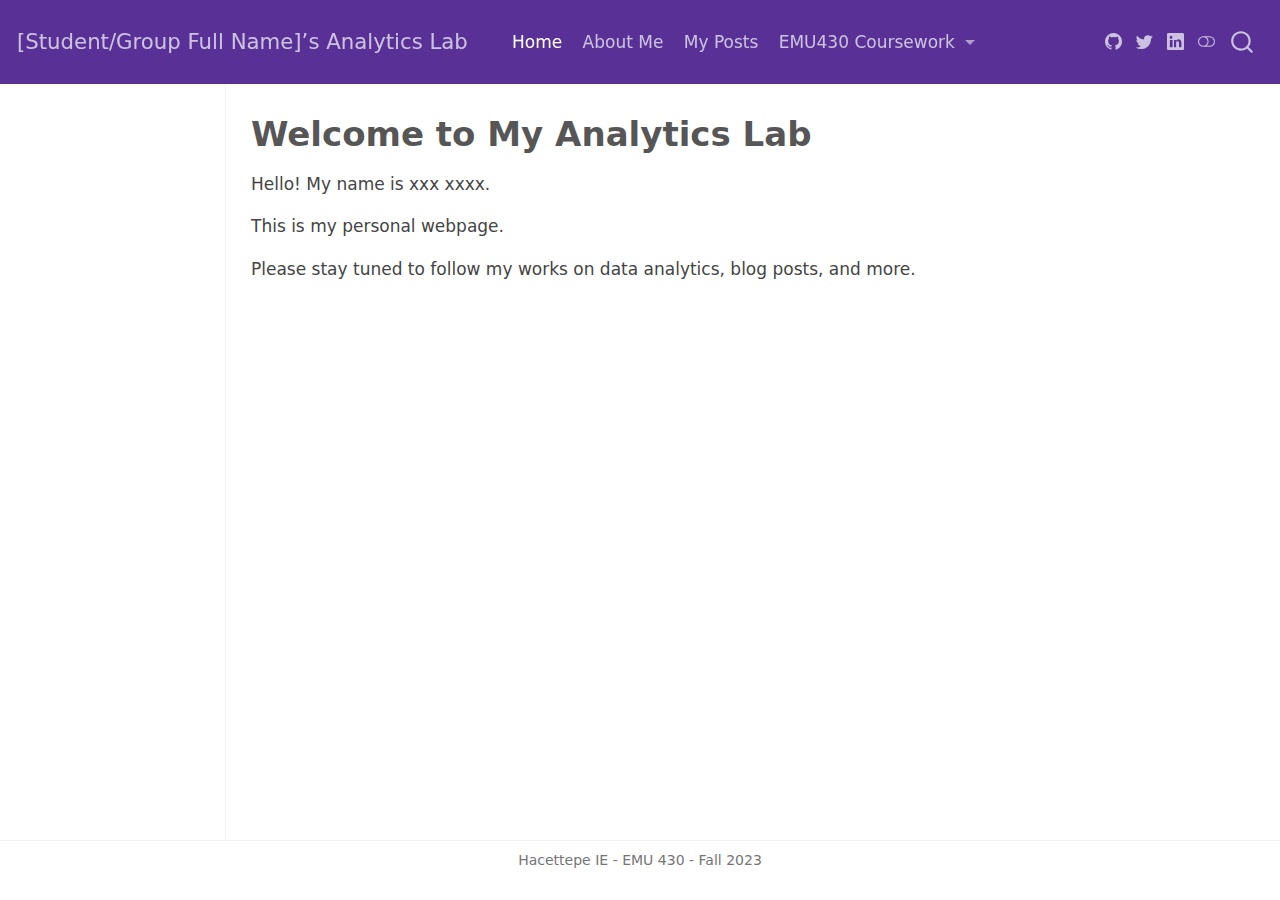
<file: _site/index.html>
<!DOCTYPE html>
<html xmlns="http://www.w3.org/1999/xhtml" lang="en" xml:lang="en"><head>

<meta charset="utf-8">
<meta name="generator" content="quarto-1.3.450">

<meta name="viewport" content="width=device-width, initial-scale=1.0, user-scalable=yes">


<title>[Student/Group Full Name]’s Analytics Lab - Welcome to My Analytics Lab</title>
<style>
code{white-space: pre-wrap;}
span.smallcaps{font-variant: small-caps;}
div.columns{display: flex; gap: min(4vw, 1.5em);}
div.column{flex: auto; overflow-x: auto;}
div.hanging-indent{margin-left: 1.5em; text-indent: -1.5em;}
ul.task-list{list-style: none;}
ul.task-list li input[type="checkbox"] {
  width: 0.8em;
  margin: 0 0.8em 0.2em -1em; /* quarto-specific, see https://github.com/quarto-dev/quarto-cli/issues/4556 */ 
  vertical-align: middle;
}
</style>


<script src="site_libs/quarto-nav/quarto-nav.js"></script>
<script src="site_libs/quarto-nav/headroom.min.js"></script>
<script src="site_libs/clipboard/clipboard.min.js"></script>
<script src="site_libs/quarto-search/autocomplete.umd.js"></script>
<script src="site_libs/quarto-search/fuse.min.js"></script>
<script src="site_libs/quarto-search/quarto-search.js"></script>
<meta name="quarto:offset" content="./">
<script src="site_libs/quarto-html/quarto.js"></script>
<script src="site_libs/quarto-html/popper.min.js"></script>
<script src="site_libs/quarto-html/tippy.umd.min.js"></script>
<script src="site_libs/quarto-html/anchor.min.js"></script>
<link href="site_libs/quarto-html/tippy.css" rel="stylesheet">
<link href="site_libs/quarto-html/quarto-syntax-highlighting.css" rel="stylesheet" class="quarto-color-scheme" id="quarto-text-highlighting-styles">
<link href="site_libs/quarto-html/quarto-syntax-highlighting-dark.css" rel="prefetch" class="quarto-color-scheme quarto-color-alternate" id="quarto-text-highlighting-styles">
<script src="site_libs/bootstrap/bootstrap.min.js"></script>
<link href="site_libs/bootstrap/bootstrap-icons.css" rel="stylesheet">
<link href="site_libs/bootstrap/bootstrap.min.css" rel="stylesheet" class="quarto-color-scheme" id="quarto-bootstrap" data-mode="light">
<link href="site_libs/bootstrap/bootstrap-dark.min.css" rel="prefetch" class="quarto-color-scheme quarto-color-alternate" id="quarto-bootstrap" data-mode="dark">
<script id="quarto-search-options" type="application/json">{
  "location": "navbar",
  "copy-button": false,
  "collapse-after": 3,
  "panel-placement": "end",
  "type": "overlay",
  "limit": 20,
  "language": {
    "search-no-results-text": "No results",
    "search-matching-documents-text": "matching documents",
    "search-copy-link-title": "Copy link to search",
    "search-hide-matches-text": "Hide additional matches",
    "search-more-match-text": "more match in this document",
    "search-more-matches-text": "more matches in this document",
    "search-clear-button-title": "Clear",
    "search-detached-cancel-button-title": "Cancel",
    "search-submit-button-title": "Submit",
    "search-label": "Search"
  }
}</script>


<link rel="stylesheet" href="styles.css">
</head>

<body class="docked nav-fixed">

<div id="quarto-search-results"></div>
  <header id="quarto-header" class="headroom fixed-top">
    <nav class="navbar navbar-expand-lg navbar-dark ">
      <div class="navbar-container container-fluid">
      <div class="navbar-brand-container">
    <a class="navbar-brand" href="./index.html">
    <span class="navbar-title">[Student/Group Full Name]’s Analytics Lab</span>
    </a>
  </div>
            <div id="quarto-search" class="" title="Search"></div>
          <button class="navbar-toggler" type="button" data-bs-toggle="collapse" data-bs-target="#navbarCollapse" aria-controls="navbarCollapse" aria-expanded="false" aria-label="Toggle navigation" onclick="if (window.quartoToggleHeadroom) { window.quartoToggleHeadroom(); }">
  <span class="navbar-toggler-icon"></span>
</button>
          <div class="collapse navbar-collapse" id="navbarCollapse">
            <ul class="navbar-nav navbar-nav-scroll me-auto">
  <li class="nav-item">
    <a class="nav-link active" href="./index.html" rel="" target="" aria-current="page">
 <span class="menu-text">Home</span></a>
  </li>  
  <li class="nav-item">
    <a class="nav-link" href="./about.html" rel="" target="">
 <span class="menu-text">About Me</span></a>
  </li>  
  <li class="nav-item">
    <a class="nav-link" href="./posts.html" rel="" target="">
 <span class="menu-text">My Posts</span></a>
  </li>  
  <li class="nav-item dropdown ">
    <a class="nav-link dropdown-toggle" href="#" id="nav-menu-emu430-coursework" role="button" data-bs-toggle="dropdown" aria-expanded="false" rel="" target="">
 <span class="menu-text">EMU430 Coursework</span>
    </a>
    <ul class="dropdown-menu" aria-labelledby="nav-menu-emu430-coursework">    
        <li>
    <a class="dropdown-item" href="./assignments.html" rel="" target="">
 <span class="dropdown-text">Assignments</span></a>
  </li>  
        <li>
    <a class="dropdown-item" href="./project.html" rel="" target="">
 <span class="dropdown-text">Project</span></a>
  </li>  
    </ul>
  </li>
</ul>
            <div class="quarto-navbar-tools ms-auto tools-wide">
    <a href="https://twitter.com" rel="" title="" class="quarto-navigation-tool px-1" aria-label=""><i class="bi bi-github"></i></a>
    <a href="https://twitter.com" rel="" title="" class="quarto-navigation-tool px-1" aria-label=""><i class="bi bi-twitter"></i></a>
    <a href="https://linkedin.com" rel="" title="" class="quarto-navigation-tool px-1" aria-label=""><i class="bi bi-linkedin"></i></a>
  <a href="" class="quarto-color-scheme-toggle quarto-navigation-tool  px-1" onclick="window.quartoToggleColorScheme(); return false;" title="Toggle dark mode"><i class="bi"></i></a>
</div>
          </div> <!-- /navcollapse -->
      </div> <!-- /container-fluid -->
    </nav>
</header>
<!-- content -->
<div id="quarto-content" class="quarto-container page-columns page-rows-contents page-layout-article page-navbar">
<!-- sidebar -->
  <nav id="quarto-sidebar" class="sidebar collapse collapse-horizontal sidebar-navigation docked overflow-auto">
    
</nav>
<div id="quarto-sidebar-glass" data-bs-toggle="collapse" data-bs-target="#quarto-sidebar,#quarto-sidebar-glass"></div>
<!-- margin-sidebar -->
    <div id="quarto-margin-sidebar" class="sidebar margin-sidebar">
    </div>
<!-- main -->
<main class="content" id="quarto-document-content">

<header id="title-block-header" class="quarto-title-block default">
<div class="quarto-title">
<h1 class="title">Welcome to My Analytics Lab</h1>
</div>



<div class="quarto-title-meta">

    
  
    
  </div>
  

</header>

<p>Hello! My name is xxx xxxx.</p>
<p>This is my personal webpage.</p>
<p>Please stay tuned to follow my works on data analytics, blog posts, and more.</p>



<a onclick="window.scrollTo(0, 0); return false;" role="button" id="quarto-back-to-top"><i class="bi bi-arrow-up"></i> Back to top</a></main> <!-- /main -->
<script id="quarto-html-after-body" type="application/javascript">
window.document.addEventListener("DOMContentLoaded", function (event) {
  const toggleBodyColorMode = (bsSheetEl) => {
    const mode = bsSheetEl.getAttribute("data-mode");
    const bodyEl = window.document.querySelector("body");
    if (mode === "dark") {
      bodyEl.classList.add("quarto-dark");
      bodyEl.classList.remove("quarto-light");
    } else {
      bodyEl.classList.add("quarto-light");
      bodyEl.classList.remove("quarto-dark");
    }
  }
  const toggleBodyColorPrimary = () => {
    const bsSheetEl = window.document.querySelector("link#quarto-bootstrap");
    if (bsSheetEl) {
      toggleBodyColorMode(bsSheetEl);
    }
  }
  toggleBodyColorPrimary();  
  const disableStylesheet = (stylesheets) => {
    for (let i=0; i < stylesheets.length; i++) {
      const stylesheet = stylesheets[i];
      stylesheet.rel = 'prefetch';
    }
  }
  const enableStylesheet = (stylesheets) => {
    for (let i=0; i < stylesheets.length; i++) {
      const stylesheet = stylesheets[i];
      stylesheet.rel = 'stylesheet';
    }
  }
  const manageTransitions = (selector, allowTransitions) => {
    const els = window.document.querySelectorAll(selector);
    for (let i=0; i < els.length; i++) {
      const el = els[i];
      if (allowTransitions) {
        el.classList.remove('notransition');
      } else {
        el.classList.add('notransition');
      }
    }
  }
  const toggleColorMode = (alternate) => {
    // Switch the stylesheets
    const alternateStylesheets = window.document.querySelectorAll('link.quarto-color-scheme.quarto-color-alternate');
    manageTransitions('#quarto-margin-sidebar .nav-link', false);
    if (alternate) {
      enableStylesheet(alternateStylesheets);
      for (const sheetNode of alternateStylesheets) {
        if (sheetNode.id === "quarto-bootstrap") {
          toggleBodyColorMode(sheetNode);
        }
      }
    } else {
      disableStylesheet(alternateStylesheets);
      toggleBodyColorPrimary();
    }
    manageTransitions('#quarto-margin-sidebar .nav-link', true);
    // Switch the toggles
    const toggles = window.document.querySelectorAll('.quarto-color-scheme-toggle');
    for (let i=0; i < toggles.length; i++) {
      const toggle = toggles[i];
      if (toggle) {
        if (alternate) {
          toggle.classList.add("alternate");     
        } else {
          toggle.classList.remove("alternate");
        }
      }
    }
    // Hack to workaround the fact that safari doesn't
    // properly recolor the scrollbar when toggling (#1455)
    if (navigator.userAgent.indexOf('Safari') > 0 && navigator.userAgent.indexOf('Chrome') == -1) {
      manageTransitions("body", false);
      window.scrollTo(0, 1);
      setTimeout(() => {
        window.scrollTo(0, 0);
        manageTransitions("body", true);
      }, 40);  
    }
  }
  const isFileUrl = () => { 
    return window.location.protocol === 'file:';
  }
  const hasAlternateSentinel = () => {  
    let styleSentinel = getColorSchemeSentinel();
    if (styleSentinel !== null) {
      return styleSentinel === "alternate";
    } else {
      return false;
    }
  }
  const setStyleSentinel = (alternate) => {
    const value = alternate ? "alternate" : "default";
    if (!isFileUrl()) {
      window.localStorage.setItem("quarto-color-scheme", value);
    } else {
      localAlternateSentinel = value;
    }
  }
  const getColorSchemeSentinel = () => {
    if (!isFileUrl()) {
      const storageValue = window.localStorage.getItem("quarto-color-scheme");
      return storageValue != null ? storageValue : localAlternateSentinel;
    } else {
      return localAlternateSentinel;
    }
  }
  let localAlternateSentinel = 'default';
  // Dark / light mode switch
  window.quartoToggleColorScheme = () => {
    // Read the current dark / light value 
    let toAlternate = !hasAlternateSentinel();
    toggleColorMode(toAlternate);
    setStyleSentinel(toAlternate);
  };
  // Ensure there is a toggle, if there isn't float one in the top right
  if (window.document.querySelector('.quarto-color-scheme-toggle') === null) {
    const a = window.document.createElement('a');
    a.classList.add('top-right');
    a.classList.add('quarto-color-scheme-toggle');
    a.href = "";
    a.onclick = function() { try { window.quartoToggleColorScheme(); } catch {} return false; };
    const i = window.document.createElement("i");
    i.classList.add('bi');
    a.appendChild(i);
    window.document.body.appendChild(a);
  }
  // Switch to dark mode if need be
  if (hasAlternateSentinel()) {
    toggleColorMode(true);
  } else {
    toggleColorMode(false);
  }
  const icon = "";
  const anchorJS = new window.AnchorJS();
  anchorJS.options = {
    placement: 'right',
    icon: icon
  };
  anchorJS.add('.anchored');
  const isCodeAnnotation = (el) => {
    for (const clz of el.classList) {
      if (clz.startsWith('code-annotation-')) {                     
        return true;
      }
    }
    return false;
  }
  const clipboard = new window.ClipboardJS('.code-copy-button', {
    text: function(trigger) {
      const codeEl = trigger.previousElementSibling.cloneNode(true);
      for (const childEl of codeEl.children) {
        if (isCodeAnnotation(childEl)) {
          childEl.remove();
        }
      }
      return codeEl.innerText;
    }
  });
  clipboard.on('success', function(e) {
    // button target
    const button = e.trigger;
    // don't keep focus
    button.blur();
    // flash "checked"
    button.classList.add('code-copy-button-checked');
    var currentTitle = button.getAttribute("title");
    button.setAttribute("title", "Copied!");
    let tooltip;
    if (window.bootstrap) {
      button.setAttribute("data-bs-toggle", "tooltip");
      button.setAttribute("data-bs-placement", "left");
      button.setAttribute("data-bs-title", "Copied!");
      tooltip = new bootstrap.Tooltip(button, 
        { trigger: "manual", 
          customClass: "code-copy-button-tooltip",
          offset: [0, -8]});
      tooltip.show();    
    }
    setTimeout(function() {
      if (tooltip) {
        tooltip.hide();
        button.removeAttribute("data-bs-title");
        button.removeAttribute("data-bs-toggle");
        button.removeAttribute("data-bs-placement");
      }
      button.setAttribute("title", currentTitle);
      button.classList.remove('code-copy-button-checked');
    }, 1000);
    // clear code selection
    e.clearSelection();
  });
  function tippyHover(el, contentFn) {
    const config = {
      allowHTML: true,
      content: contentFn,
      maxWidth: 500,
      delay: 100,
      arrow: false,
      appendTo: function(el) {
          return el.parentElement;
      },
      interactive: true,
      interactiveBorder: 10,
      theme: 'quarto',
      placement: 'bottom-start'
    };
    window.tippy(el, config); 
  }
  const noterefs = window.document.querySelectorAll('a[role="doc-noteref"]');
  for (var i=0; i<noterefs.length; i++) {
    const ref = noterefs[i];
    tippyHover(ref, function() {
      // use id or data attribute instead here
      let href = ref.getAttribute('data-footnote-href') || ref.getAttribute('href');
      try { href = new URL(href).hash; } catch {}
      const id = href.replace(/^#\/?/, "");
      const note = window.document.getElementById(id);
      return note.innerHTML;
    });
  }
      let selectedAnnoteEl;
      const selectorForAnnotation = ( cell, annotation) => {
        let cellAttr = 'data-code-cell="' + cell + '"';
        let lineAttr = 'data-code-annotation="' +  annotation + '"';
        const selector = 'span[' + cellAttr + '][' + lineAttr + ']';
        return selector;
      }
      const selectCodeLines = (annoteEl) => {
        const doc = window.document;
        const targetCell = annoteEl.getAttribute("data-target-cell");
        const targetAnnotation = annoteEl.getAttribute("data-target-annotation");
        const annoteSpan = window.document.querySelector(selectorForAnnotation(targetCell, targetAnnotation));
        const lines = annoteSpan.getAttribute("data-code-lines").split(",");
        const lineIds = lines.map((line) => {
          return targetCell + "-" + line;
        })
        let top = null;
        let height = null;
        let parent = null;
        if (lineIds.length > 0) {
            //compute the position of the single el (top and bottom and make a div)
            const el = window.document.getElementById(lineIds[0]);
            top = el.offsetTop;
            height = el.offsetHeight;
            parent = el.parentElement.parentElement;
          if (lineIds.length > 1) {
            const lastEl = window.document.getElementById(lineIds[lineIds.length - 1]);
            const bottom = lastEl.offsetTop + lastEl.offsetHeight;
            height = bottom - top;
          }
          if (top !== null && height !== null && parent !== null) {
            // cook up a div (if necessary) and position it 
            let div = window.document.getElementById("code-annotation-line-highlight");
            if (div === null) {
              div = window.document.createElement("div");
              div.setAttribute("id", "code-annotation-line-highlight");
              div.style.position = 'absolute';
              parent.appendChild(div);
            }
            div.style.top = top - 2 + "px";
            div.style.height = height + 4 + "px";
            let gutterDiv = window.document.getElementById("code-annotation-line-highlight-gutter");
            if (gutterDiv === null) {
              gutterDiv = window.document.createElement("div");
              gutterDiv.setAttribute("id", "code-annotation-line-highlight-gutter");
              gutterDiv.style.position = 'absolute';
              const codeCell = window.document.getElementById(targetCell);
              const gutter = codeCell.querySelector('.code-annotation-gutter');
              gutter.appendChild(gutterDiv);
            }
            gutterDiv.style.top = top - 2 + "px";
            gutterDiv.style.height = height + 4 + "px";
          }
          selectedAnnoteEl = annoteEl;
        }
      };
      const unselectCodeLines = () => {
        const elementsIds = ["code-annotation-line-highlight", "code-annotation-line-highlight-gutter"];
        elementsIds.forEach((elId) => {
          const div = window.document.getElementById(elId);
          if (div) {
            div.remove();
          }
        });
        selectedAnnoteEl = undefined;
      };
      // Attach click handler to the DT
      const annoteDls = window.document.querySelectorAll('dt[data-target-cell]');
      for (const annoteDlNode of annoteDls) {
        annoteDlNode.addEventListener('click', (event) => {
          const clickedEl = event.target;
          if (clickedEl !== selectedAnnoteEl) {
            unselectCodeLines();
            const activeEl = window.document.querySelector('dt[data-target-cell].code-annotation-active');
            if (activeEl) {
              activeEl.classList.remove('code-annotation-active');
            }
            selectCodeLines(clickedEl);
            clickedEl.classList.add('code-annotation-active');
          } else {
            // Unselect the line
            unselectCodeLines();
            clickedEl.classList.remove('code-annotation-active');
          }
        });
      }
  const findCites = (el) => {
    const parentEl = el.parentElement;
    if (parentEl) {
      const cites = parentEl.dataset.cites;
      if (cites) {
        return {
          el,
          cites: cites.split(' ')
        };
      } else {
        return findCites(el.parentElement)
      }
    } else {
      return undefined;
    }
  };
  var bibliorefs = window.document.querySelectorAll('a[role="doc-biblioref"]');
  for (var i=0; i<bibliorefs.length; i++) {
    const ref = bibliorefs[i];
    const citeInfo = findCites(ref);
    if (citeInfo) {
      tippyHover(citeInfo.el, function() {
        var popup = window.document.createElement('div');
        citeInfo.cites.forEach(function(cite) {
          var citeDiv = window.document.createElement('div');
          citeDiv.classList.add('hanging-indent');
          citeDiv.classList.add('csl-entry');
          var biblioDiv = window.document.getElementById('ref-' + cite);
          if (biblioDiv) {
            citeDiv.innerHTML = biblioDiv.innerHTML;
          }
          popup.appendChild(citeDiv);
        });
        return popup.innerHTML;
      });
    }
  }
});
</script>
</div> <!-- /content -->
<footer class="footer">
  <div class="nav-footer">
    <div class="nav-footer-left">
      &nbsp;
    </div>   
    <div class="nav-footer-center">Hacettepe IE - EMU 430 - Fall 2023</div>
    <div class="nav-footer-right">
      &nbsp;
    </div>
  </div>
</footer>



</body></html>
</file>
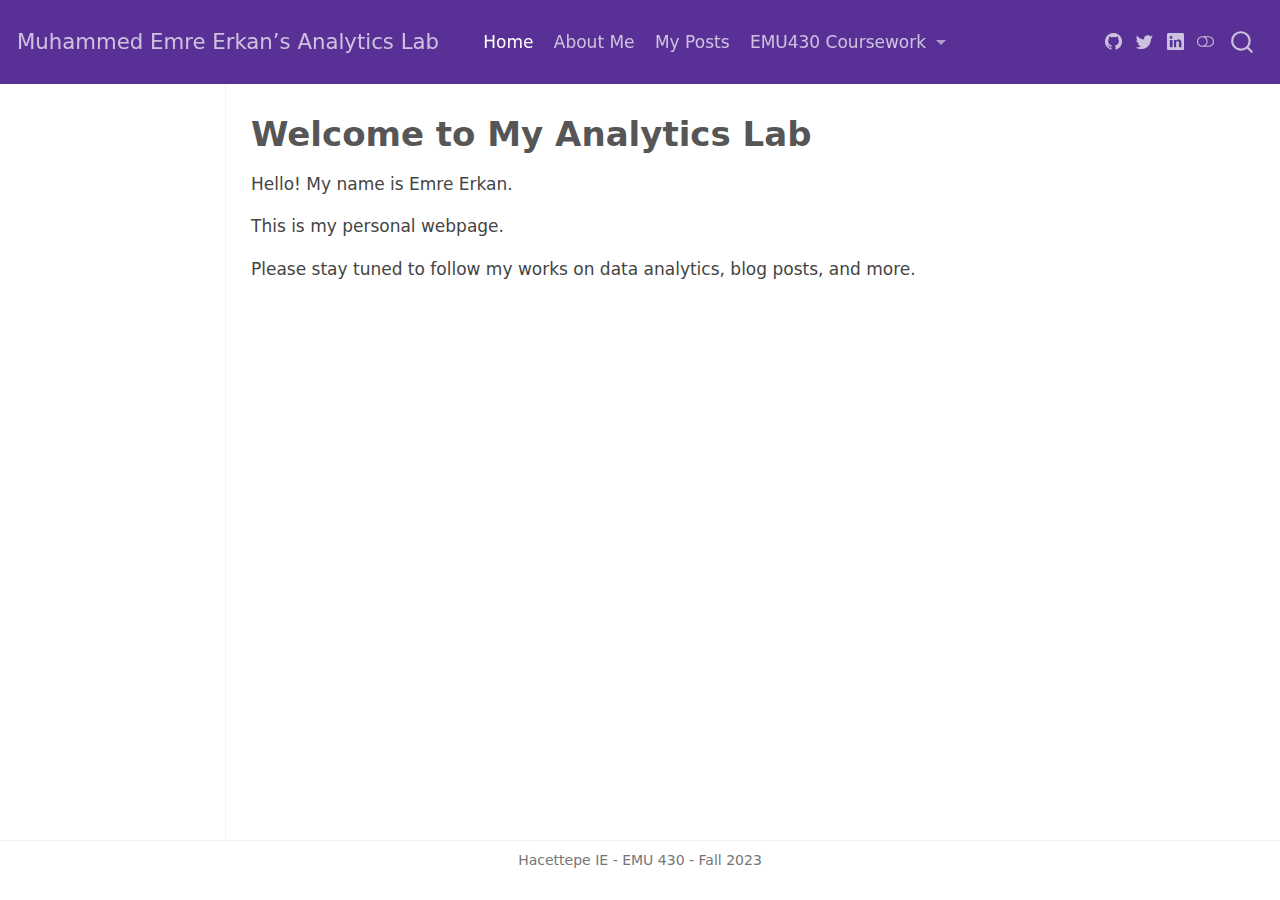
<file: docs/index.html>
<!DOCTYPE html>
<html xmlns="http://www.w3.org/1999/xhtml" lang="en" xml:lang="en"><head>

<meta charset="utf-8">
<meta name="generator" content="quarto-1.3.433">

<meta name="viewport" content="width=device-width, initial-scale=1.0, user-scalable=yes">


<title>Muhammed Emre Erkan’s Analytics Lab - Welcome to My Analytics Lab</title>
<style>
code{white-space: pre-wrap;}
span.smallcaps{font-variant: small-caps;}
div.columns{display: flex; gap: min(4vw, 1.5em);}
div.column{flex: auto; overflow-x: auto;}
div.hanging-indent{margin-left: 1.5em; text-indent: -1.5em;}
ul.task-list{list-style: none;}
ul.task-list li input[type="checkbox"] {
  width: 0.8em;
  margin: 0 0.8em 0.2em -1em; /* quarto-specific, see https://github.com/quarto-dev/quarto-cli/issues/4556 */ 
  vertical-align: middle;
}
</style>


<script src="site_libs/quarto-nav/quarto-nav.js"></script>
<script src="site_libs/quarto-nav/headroom.min.js"></script>
<script src="site_libs/clipboard/clipboard.min.js"></script>
<script src="site_libs/quarto-search/autocomplete.umd.js"></script>
<script src="site_libs/quarto-search/fuse.min.js"></script>
<script src="site_libs/quarto-search/quarto-search.js"></script>
<meta name="quarto:offset" content="./">
<script src="site_libs/quarto-html/quarto.js"></script>
<script src="site_libs/quarto-html/popper.min.js"></script>
<script src="site_libs/quarto-html/tippy.umd.min.js"></script>
<script src="site_libs/quarto-html/anchor.min.js"></script>
<link href="site_libs/quarto-html/tippy.css" rel="stylesheet">
<link href="site_libs/quarto-html/quarto-syntax-highlighting.css" rel="stylesheet" class="quarto-color-scheme" id="quarto-text-highlighting-styles">
<link href="site_libs/quarto-html/quarto-syntax-highlighting-dark.css" rel="prefetch" class="quarto-color-scheme quarto-color-alternate" id="quarto-text-highlighting-styles">
<script src="site_libs/bootstrap/bootstrap.min.js"></script>
<link href="site_libs/bootstrap/bootstrap-icons.css" rel="stylesheet">
<link href="site_libs/bootstrap/bootstrap.min.css" rel="stylesheet" class="quarto-color-scheme" id="quarto-bootstrap" data-mode="light">
<link href="site_libs/bootstrap/bootstrap-dark.min.css" rel="prefetch" class="quarto-color-scheme quarto-color-alternate" id="quarto-bootstrap" data-mode="dark">
<script id="quarto-search-options" type="application/json">{
  "location": "navbar",
  "copy-button": false,
  "collapse-after": 3,
  "panel-placement": "end",
  "type": "overlay",
  "limit": 20,
  "language": {
    "search-no-results-text": "No results",
    "search-matching-documents-text": "matching documents",
    "search-copy-link-title": "Copy link to search",
    "search-hide-matches-text": "Hide additional matches",
    "search-more-match-text": "more match in this document",
    "search-more-matches-text": "more matches in this document",
    "search-clear-button-title": "Clear",
    "search-detached-cancel-button-title": "Cancel",
    "search-submit-button-title": "Submit",
    "search-label": "Search"
  }
}</script>


<link rel="stylesheet" href="styles.css">
</head>

<body class="docked nav-fixed">

<div id="quarto-search-results"></div>
  <header id="quarto-header" class="headroom fixed-top">
    <nav class="navbar navbar-expand-lg navbar-dark ">
      <div class="navbar-container container-fluid">
      <div class="navbar-brand-container">
    <a class="navbar-brand" href="./index.html">
    <span class="navbar-title">Muhammed Emre Erkan’s Analytics Lab</span>
    </a>
  </div>
            <div id="quarto-search" class="" title="Search"></div>
          <button class="navbar-toggler" type="button" data-bs-toggle="collapse" data-bs-target="#navbarCollapse" aria-controls="navbarCollapse" aria-expanded="false" aria-label="Toggle navigation" onclick="if (window.quartoToggleHeadroom) { window.quartoToggleHeadroom(); }">
  <span class="navbar-toggler-icon"></span>
</button>
          <div class="collapse navbar-collapse" id="navbarCollapse">
            <ul class="navbar-nav navbar-nav-scroll me-auto">
  <li class="nav-item">
    <a class="nav-link active" href="./index.html" rel="" target="" aria-current="page">
 <span class="menu-text">Home</span></a>
  </li>  
  <li class="nav-item">
    <a class="nav-link" href="./about.html" rel="" target="">
 <span class="menu-text">About Me</span></a>
  </li>  
  <li class="nav-item">
    <a class="nav-link" href="./posts.html" rel="" target="">
 <span class="menu-text">My Posts</span></a>
  </li>  
  <li class="nav-item dropdown ">
    <a class="nav-link dropdown-toggle" href="#" id="nav-menu-emu430-coursework" role="button" data-bs-toggle="dropdown" aria-expanded="false" rel="" target="">
 <span class="menu-text">EMU430 Coursework</span>
    </a>
    <ul class="dropdown-menu" aria-labelledby="nav-menu-emu430-coursework">    
        <li>
    <a class="dropdown-item" href="./assignments.html" rel="" target="">
 <span class="dropdown-text">Assignments</span></a>
  </li>  
        <li>
    <a class="dropdown-item" href="./project.html" rel="" target="">
 <span class="dropdown-text">Project</span></a>
  </li>  
    </ul>
  </li>
</ul>
            <div class="quarto-navbar-tools ms-auto tools-wide">
    <a href="https://github.com/memreerkan" rel="" title="" class="quarto-navigation-tool px-1" aria-label=""><i class="bi bi-github"></i></a>
    <a href="https://twitter.com" rel="" title="" class="quarto-navigation-tool px-1" aria-label=""><i class="bi bi-twitter"></i></a>
    <a href="https://linkedin.com/in/memreerkan" rel="" title="" class="quarto-navigation-tool px-1" aria-label=""><i class="bi bi-linkedin"></i></a>
  <a href="" class="quarto-color-scheme-toggle quarto-navigation-tool  px-1" onclick="window.quartoToggleColorScheme(); return false;" title="Toggle dark mode"><i class="bi"></i></a>
</div>
          </div> <!-- /navcollapse -->
      </div> <!-- /container-fluid -->
    </nav>
</header>
<!-- content -->
<div id="quarto-content" class="quarto-container page-columns page-rows-contents page-layout-article page-navbar">
<!-- sidebar -->
  <nav id="quarto-sidebar" class="sidebar collapse collapse-horizontal sidebar-navigation docked overflow-auto">
    
</nav>
<div id="quarto-sidebar-glass" data-bs-toggle="collapse" data-bs-target="#quarto-sidebar,#quarto-sidebar-glass"></div>
<!-- margin-sidebar -->
    <div id="quarto-margin-sidebar" class="sidebar margin-sidebar">
    </div>
<!-- main -->
<main class="content" id="quarto-document-content">

<header id="title-block-header" class="quarto-title-block default">
<div class="quarto-title">
<h1 class="title">Welcome to My Analytics Lab</h1>
</div>



<div class="quarto-title-meta">

    
  
    
  </div>
  

</header>

<p>Hello! My name is Emre Erkan.</p>
<p>This is my personal webpage.</p>
<p>Please stay tuned to follow my works on data analytics, blog posts, and more.</p>



<a onclick="window.scrollTo(0, 0); return false;" role="button" id="quarto-back-to-top"><i class="bi bi-arrow-up"></i> Back to top</a></main> <!-- /main -->
<script id="quarto-html-after-body" type="application/javascript">
window.document.addEventListener("DOMContentLoaded", function (event) {
  const toggleBodyColorMode = (bsSheetEl) => {
    const mode = bsSheetEl.getAttribute("data-mode");
    const bodyEl = window.document.querySelector("body");
    if (mode === "dark") {
      bodyEl.classList.add("quarto-dark");
      bodyEl.classList.remove("quarto-light");
    } else {
      bodyEl.classList.add("quarto-light");
      bodyEl.classList.remove("quarto-dark");
    }
  }
  const toggleBodyColorPrimary = () => {
    const bsSheetEl = window.document.querySelector("link#quarto-bootstrap");
    if (bsSheetEl) {
      toggleBodyColorMode(bsSheetEl);
    }
  }
  toggleBodyColorPrimary();  
  const disableStylesheet = (stylesheets) => {
    for (let i=0; i < stylesheets.length; i++) {
      const stylesheet = stylesheets[i];
      stylesheet.rel = 'prefetch';
    }
  }
  const enableStylesheet = (stylesheets) => {
    for (let i=0; i < stylesheets.length; i++) {
      const stylesheet = stylesheets[i];
      stylesheet.rel = 'stylesheet';
    }
  }
  const manageTransitions = (selector, allowTransitions) => {
    const els = window.document.querySelectorAll(selector);
    for (let i=0; i < els.length; i++) {
      const el = els[i];
      if (allowTransitions) {
        el.classList.remove('notransition');
      } else {
        el.classList.add('notransition');
      }
    }
  }
  const toggleColorMode = (alternate) => {
    // Switch the stylesheets
    const alternateStylesheets = window.document.querySelectorAll('link.quarto-color-scheme.quarto-color-alternate');
    manageTransitions('#quarto-margin-sidebar .nav-link', false);
    if (alternate) {
      enableStylesheet(alternateStylesheets);
      for (const sheetNode of alternateStylesheets) {
        if (sheetNode.id === "quarto-bootstrap") {
          toggleBodyColorMode(sheetNode);
        }
      }
    } else {
      disableStylesheet(alternateStylesheets);
      toggleBodyColorPrimary();
    }
    manageTransitions('#quarto-margin-sidebar .nav-link', true);
    // Switch the toggles
    const toggles = window.document.querySelectorAll('.quarto-color-scheme-toggle');
    for (let i=0; i < toggles.length; i++) {
      const toggle = toggles[i];
      if (toggle) {
        if (alternate) {
          toggle.classList.add("alternate");     
        } else {
          toggle.classList.remove("alternate");
        }
      }
    }
    // Hack to workaround the fact that safari doesn't
    // properly recolor the scrollbar when toggling (#1455)
    if (navigator.userAgent.indexOf('Safari') > 0 && navigator.userAgent.indexOf('Chrome') == -1) {
      manageTransitions("body", false);
      window.scrollTo(0, 1);
      setTimeout(() => {
        window.scrollTo(0, 0);
        manageTransitions("body", true);
      }, 40);  
    }
  }
  const isFileUrl = () => { 
    return window.location.protocol === 'file:';
  }
  const hasAlternateSentinel = () => {  
    let styleSentinel = getColorSchemeSentinel();
    if (styleSentinel !== null) {
      return styleSentinel === "alternate";
    } else {
      return false;
    }
  }
  const setStyleSentinel = (alternate) => {
    const value = alternate ? "alternate" : "default";
    if (!isFileUrl()) {
      window.localStorage.setItem("quarto-color-scheme", value);
    } else {
      localAlternateSentinel = value;
    }
  }
  const getColorSchemeSentinel = () => {
    if (!isFileUrl()) {
      const storageValue = window.localStorage.getItem("quarto-color-scheme");
      return storageValue != null ? storageValue : localAlternateSentinel;
    } else {
      return localAlternateSentinel;
    }
  }
  let localAlternateSentinel = 'default';
  // Dark / light mode switch
  window.quartoToggleColorScheme = () => {
    // Read the current dark / light value 
    let toAlternate = !hasAlternateSentinel();
    toggleColorMode(toAlternate);
    setStyleSentinel(toAlternate);
  };
  // Ensure there is a toggle, if there isn't float one in the top right
  if (window.document.querySelector('.quarto-color-scheme-toggle') === null) {
    const a = window.document.createElement('a');
    a.classList.add('top-right');
    a.classList.add('quarto-color-scheme-toggle');
    a.href = "";
    a.onclick = function() { try { window.quartoToggleColorScheme(); } catch {} return false; };
    const i = window.document.createElement("i");
    i.classList.add('bi');
    a.appendChild(i);
    window.document.body.appendChild(a);
  }
  // Switch to dark mode if need be
  if (hasAlternateSentinel()) {
    toggleColorMode(true);
  } else {
    toggleColorMode(false);
  }
  const icon = "";
  const anchorJS = new window.AnchorJS();
  anchorJS.options = {
    placement: 'right',
    icon: icon
  };
  anchorJS.add('.anchored');
  const isCodeAnnotation = (el) => {
    for (const clz of el.classList) {
      if (clz.startsWith('code-annotation-')) {                     
        return true;
      }
    }
    return false;
  }
  const clipboard = new window.ClipboardJS('.code-copy-button', {
    text: function(trigger) {
      const codeEl = trigger.previousElementSibling.cloneNode(true);
      for (const childEl of codeEl.children) {
        if (isCodeAnnotation(childEl)) {
          childEl.remove();
        }
      }
      return codeEl.innerText;
    }
  });
  clipboard.on('success', function(e) {
    // button target
    const button = e.trigger;
    // don't keep focus
    button.blur();
    // flash "checked"
    button.classList.add('code-copy-button-checked');
    var currentTitle = button.getAttribute("title");
    button.setAttribute("title", "Copied!");
    let tooltip;
    if (window.bootstrap) {
      button.setAttribute("data-bs-toggle", "tooltip");
      button.setAttribute("data-bs-placement", "left");
      button.setAttribute("data-bs-title", "Copied!");
      tooltip = new bootstrap.Tooltip(button, 
        { trigger: "manual", 
          customClass: "code-copy-button-tooltip",
          offset: [0, -8]});
      tooltip.show();    
    }
    setTimeout(function() {
      if (tooltip) {
        tooltip.hide();
        button.removeAttribute("data-bs-title");
        button.removeAttribute("data-bs-toggle");
        button.removeAttribute("data-bs-placement");
      }
      button.setAttribute("title", currentTitle);
      button.classList.remove('code-copy-button-checked');
    }, 1000);
    // clear code selection
    e.clearSelection();
  });
  function tippyHover(el, contentFn) {
    const config = {
      allowHTML: true,
      content: contentFn,
      maxWidth: 500,
      delay: 100,
      arrow: false,
      appendTo: function(el) {
          return el.parentElement;
      },
      interactive: true,
      interactiveBorder: 10,
      theme: 'quarto',
      placement: 'bottom-start'
    };
    window.tippy(el, config); 
  }
  const noterefs = window.document.querySelectorAll('a[role="doc-noteref"]');
  for (var i=0; i<noterefs.length; i++) {
    const ref = noterefs[i];
    tippyHover(ref, function() {
      // use id or data attribute instead here
      let href = ref.getAttribute('data-footnote-href') || ref.getAttribute('href');
      try { href = new URL(href).hash; } catch {}
      const id = href.replace(/^#\/?/, "");
      const note = window.document.getElementById(id);
      return note.innerHTML;
    });
  }
      let selectedAnnoteEl;
      const selectorForAnnotation = ( cell, annotation) => {
        let cellAttr = 'data-code-cell="' + cell + '"';
        let lineAttr = 'data-code-annotation="' +  annotation + '"';
        const selector = 'span[' + cellAttr + '][' + lineAttr + ']';
        return selector;
      }
      const selectCodeLines = (annoteEl) => {
        const doc = window.document;
        const targetCell = annoteEl.getAttribute("data-target-cell");
        const targetAnnotation = annoteEl.getAttribute("data-target-annotation");
        const annoteSpan = window.document.querySelector(selectorForAnnotation(targetCell, targetAnnotation));
        const lines = annoteSpan.getAttribute("data-code-lines").split(",");
        const lineIds = lines.map((line) => {
          return targetCell + "-" + line;
        })
        let top = null;
        let height = null;
        let parent = null;
        if (lineIds.length > 0) {
            //compute the position of the single el (top and bottom and make a div)
            const el = window.document.getElementById(lineIds[0]);
            top = el.offsetTop;
            height = el.offsetHeight;
            parent = el.parentElement.parentElement;
          if (lineIds.length > 1) {
            const lastEl = window.document.getElementById(lineIds[lineIds.length - 1]);
            const bottom = lastEl.offsetTop + lastEl.offsetHeight;
            height = bottom - top;
          }
          if (top !== null && height !== null && parent !== null) {
            // cook up a div (if necessary) and position it 
            let div = window.document.getElementById("code-annotation-line-highlight");
            if (div === null) {
              div = window.document.createElement("div");
              div.setAttribute("id", "code-annotation-line-highlight");
              div.style.position = 'absolute';
              parent.appendChild(div);
            }
            div.style.top = top - 2 + "px";
            div.style.height = height + 4 + "px";
            let gutterDiv = window.document.getElementById("code-annotation-line-highlight-gutter");
            if (gutterDiv === null) {
              gutterDiv = window.document.createElement("div");
              gutterDiv.setAttribute("id", "code-annotation-line-highlight-gutter");
              gutterDiv.style.position = 'absolute';
              const codeCell = window.document.getElementById(targetCell);
              const gutter = codeCell.querySelector('.code-annotation-gutter');
              gutter.appendChild(gutterDiv);
            }
            gutterDiv.style.top = top - 2 + "px";
            gutterDiv.style.height = height + 4 + "px";
          }
          selectedAnnoteEl = annoteEl;
        }
      };
      const unselectCodeLines = () => {
        const elementsIds = ["code-annotation-line-highlight", "code-annotation-line-highlight-gutter"];
        elementsIds.forEach((elId) => {
          const div = window.document.getElementById(elId);
          if (div) {
            div.remove();
          }
        });
        selectedAnnoteEl = undefined;
      };
      // Attach click handler to the DT
      const annoteDls = window.document.querySelectorAll('dt[data-target-cell]');
      for (const annoteDlNode of annoteDls) {
        annoteDlNode.addEventListener('click', (event) => {
          const clickedEl = event.target;
          if (clickedEl !== selectedAnnoteEl) {
            unselectCodeLines();
            const activeEl = window.document.querySelector('dt[data-target-cell].code-annotation-active');
            if (activeEl) {
              activeEl.classList.remove('code-annotation-active');
            }
            selectCodeLines(clickedEl);
            clickedEl.classList.add('code-annotation-active');
          } else {
            // Unselect the line
            unselectCodeLines();
            clickedEl.classList.remove('code-annotation-active');
          }
        });
      }
  const findCites = (el) => {
    const parentEl = el.parentElement;
    if (parentEl) {
      const cites = parentEl.dataset.cites;
      if (cites) {
        return {
          el,
          cites: cites.split(' ')
        };
      } else {
        return findCites(el.parentElement)
      }
    } else {
      return undefined;
    }
  };
  var bibliorefs = window.document.querySelectorAll('a[role="doc-biblioref"]');
  for (var i=0; i<bibliorefs.length; i++) {
    const ref = bibliorefs[i];
    const citeInfo = findCites(ref);
    if (citeInfo) {
      tippyHover(citeInfo.el, function() {
        var popup = window.document.createElement('div');
        citeInfo.cites.forEach(function(cite) {
          var citeDiv = window.document.createElement('div');
          citeDiv.classList.add('hanging-indent');
          citeDiv.classList.add('csl-entry');
          var biblioDiv = window.document.getElementById('ref-' + cite);
          if (biblioDiv) {
            citeDiv.innerHTML = biblioDiv.innerHTML;
          }
          popup.appendChild(citeDiv);
        });
        return popup.innerHTML;
      });
    }
  }
});
</script>
</div> <!-- /content -->
<footer class="footer">
  <div class="nav-footer">
    <div class="nav-footer-left">
      &nbsp;
    </div>   
    <div class="nav-footer-center">Hacettepe IE - EMU 430 - Fall 2023</div>
    <div class="nav-footer-right">
      &nbsp;
    </div>
  </div>
</footer>



</body></html>
</file>
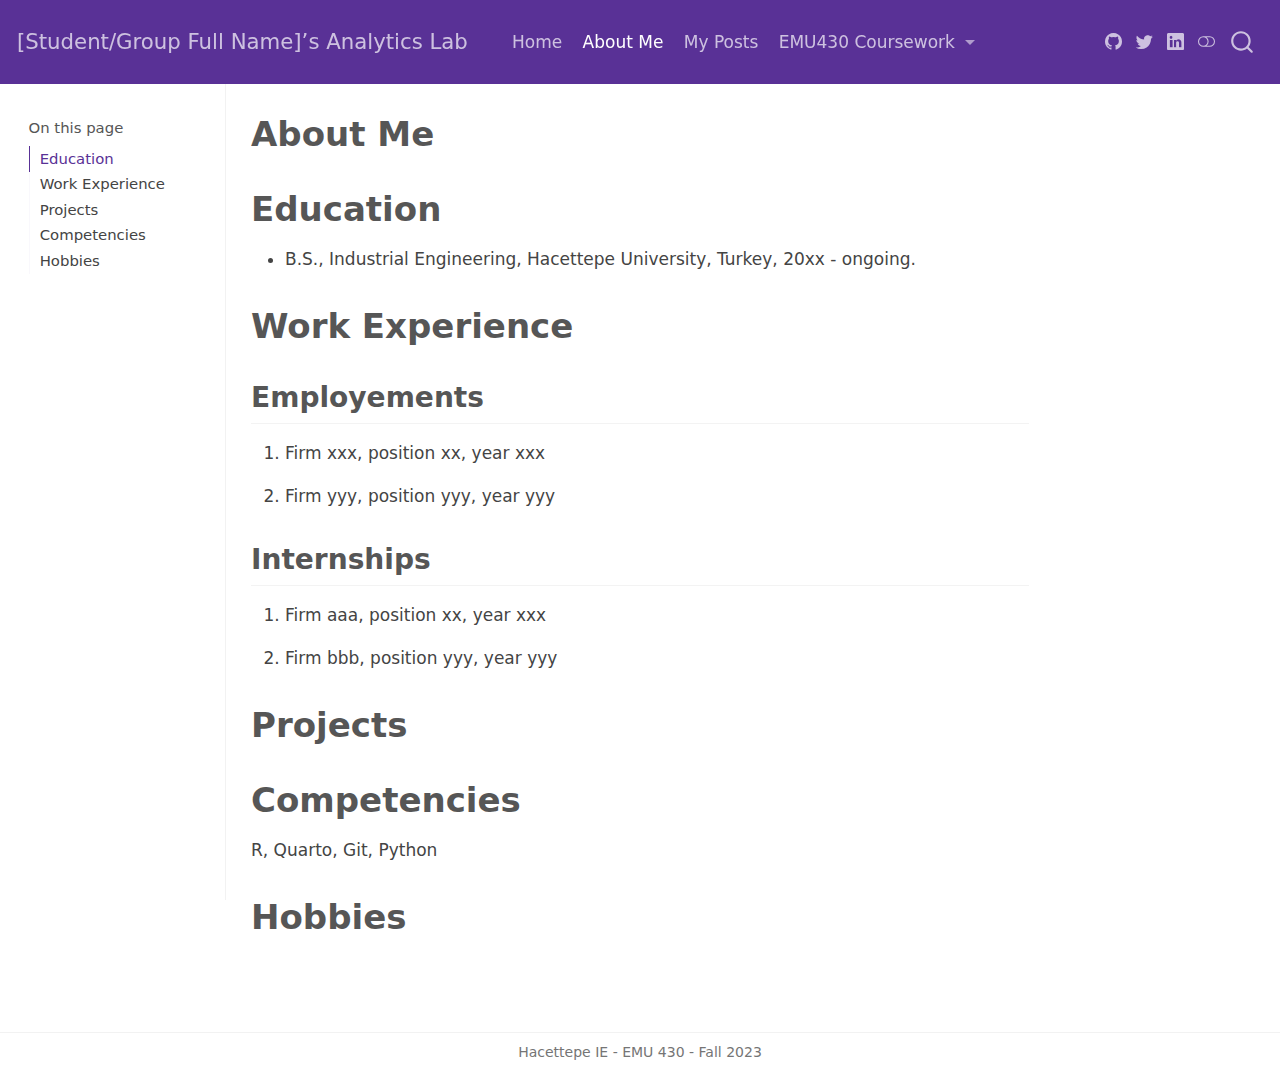
<file: _site/about.html>
<!DOCTYPE html>
<html xmlns="http://www.w3.org/1999/xhtml" lang="en" xml:lang="en"><head>

<meta charset="utf-8">
<meta name="generator" content="quarto-1.3.450">

<meta name="viewport" content="width=device-width, initial-scale=1.0, user-scalable=yes">


<title>[Student/Group Full Name]’s Analytics Lab - About Me</title>
<style>
code{white-space: pre-wrap;}
span.smallcaps{font-variant: small-caps;}
div.columns{display: flex; gap: min(4vw, 1.5em);}
div.column{flex: auto; overflow-x: auto;}
div.hanging-indent{margin-left: 1.5em; text-indent: -1.5em;}
ul.task-list{list-style: none;}
ul.task-list li input[type="checkbox"] {
  width: 0.8em;
  margin: 0 0.8em 0.2em -1em; /* quarto-specific, see https://github.com/quarto-dev/quarto-cli/issues/4556 */ 
  vertical-align: middle;
}
</style>


<script src="site_libs/quarto-nav/quarto-nav.js"></script>
<script src="site_libs/quarto-nav/headroom.min.js"></script>
<script src="site_libs/clipboard/clipboard.min.js"></script>
<script src="site_libs/quarto-search/autocomplete.umd.js"></script>
<script src="site_libs/quarto-search/fuse.min.js"></script>
<script src="site_libs/quarto-search/quarto-search.js"></script>
<meta name="quarto:offset" content="./">
<script src="site_libs/quarto-html/quarto.js"></script>
<script src="site_libs/quarto-html/popper.min.js"></script>
<script src="site_libs/quarto-html/tippy.umd.min.js"></script>
<script src="site_libs/quarto-html/anchor.min.js"></script>
<link href="site_libs/quarto-html/tippy.css" rel="stylesheet">
<link href="site_libs/quarto-html/quarto-syntax-highlighting.css" rel="stylesheet" class="quarto-color-scheme" id="quarto-text-highlighting-styles">
<link href="site_libs/quarto-html/quarto-syntax-highlighting-dark.css" rel="prefetch" class="quarto-color-scheme quarto-color-alternate" id="quarto-text-highlighting-styles">
<script src="site_libs/bootstrap/bootstrap.min.js"></script>
<link href="site_libs/bootstrap/bootstrap-icons.css" rel="stylesheet">
<link href="site_libs/bootstrap/bootstrap.min.css" rel="stylesheet" class="quarto-color-scheme" id="quarto-bootstrap" data-mode="light">
<link href="site_libs/bootstrap/bootstrap-dark.min.css" rel="prefetch" class="quarto-color-scheme quarto-color-alternate" id="quarto-bootstrap" data-mode="dark">
<script id="quarto-search-options" type="application/json">{
  "location": "navbar",
  "copy-button": false,
  "collapse-after": 3,
  "panel-placement": "end",
  "type": "overlay",
  "limit": 20,
  "language": {
    "search-no-results-text": "No results",
    "search-matching-documents-text": "matching documents",
    "search-copy-link-title": "Copy link to search",
    "search-hide-matches-text": "Hide additional matches",
    "search-more-match-text": "more match in this document",
    "search-more-matches-text": "more matches in this document",
    "search-clear-button-title": "Clear",
    "search-detached-cancel-button-title": "Cancel",
    "search-submit-button-title": "Submit",
    "search-label": "Search"
  }
}</script>


<link rel="stylesheet" href="styles.css">
</head>

<body class="docked nav-fixed">

<div id="quarto-search-results"></div>
  <header id="quarto-header" class="headroom fixed-top">
    <nav class="navbar navbar-expand-lg navbar-dark ">
      <div class="navbar-container container-fluid">
      <div class="navbar-brand-container">
    <a class="navbar-brand" href="./index.html">
    <span class="navbar-title">[Student/Group Full Name]’s Analytics Lab</span>
    </a>
  </div>
            <div id="quarto-search" class="" title="Search"></div>
          <button class="navbar-toggler" type="button" data-bs-toggle="collapse" data-bs-target="#navbarCollapse" aria-controls="navbarCollapse" aria-expanded="false" aria-label="Toggle navigation" onclick="if (window.quartoToggleHeadroom) { window.quartoToggleHeadroom(); }">
  <span class="navbar-toggler-icon"></span>
</button>
          <div class="collapse navbar-collapse" id="navbarCollapse">
            <ul class="navbar-nav navbar-nav-scroll me-auto">
  <li class="nav-item">
    <a class="nav-link" href="./index.html" rel="" target="">
 <span class="menu-text">Home</span></a>
  </li>  
  <li class="nav-item">
    <a class="nav-link active" href="./about.html" rel="" target="" aria-current="page">
 <span class="menu-text">About Me</span></a>
  </li>  
  <li class="nav-item">
    <a class="nav-link" href="./posts.html" rel="" target="">
 <span class="menu-text">My Posts</span></a>
  </li>  
  <li class="nav-item dropdown ">
    <a class="nav-link dropdown-toggle" href="#" id="nav-menu-emu430-coursework" role="button" data-bs-toggle="dropdown" aria-expanded="false" rel="" target="">
 <span class="menu-text">EMU430 Coursework</span>
    </a>
    <ul class="dropdown-menu" aria-labelledby="nav-menu-emu430-coursework">    
        <li>
    <a class="dropdown-item" href="./assignments.html" rel="" target="">
 <span class="dropdown-text">Assignments</span></a>
  </li>  
        <li>
    <a class="dropdown-item" href="./project.html" rel="" target="">
 <span class="dropdown-text">Project</span></a>
  </li>  
    </ul>
  </li>
</ul>
            <div class="quarto-navbar-tools ms-auto tools-wide">
    <a href="https://twitter.com" rel="" title="" class="quarto-navigation-tool px-1" aria-label=""><i class="bi bi-github"></i></a>
    <a href="https://twitter.com" rel="" title="" class="quarto-navigation-tool px-1" aria-label=""><i class="bi bi-twitter"></i></a>
    <a href="https://linkedin.com" rel="" title="" class="quarto-navigation-tool px-1" aria-label=""><i class="bi bi-linkedin"></i></a>
  <a href="" class="quarto-color-scheme-toggle quarto-navigation-tool  px-1" onclick="window.quartoToggleColorScheme(); return false;" title="Toggle dark mode"><i class="bi"></i></a>
</div>
          </div> <!-- /navcollapse -->
      </div> <!-- /container-fluid -->
    </nav>
</header>
<!-- content -->
<div id="quarto-content" class="quarto-container page-columns page-rows-contents page-layout-article page-navbar">
<!-- sidebar -->
  <nav id="quarto-sidebar" class="sidebar collapse collapse-horizontal sidebar-navigation docked overflow-auto">
    <nav id="TOC" role="doc-toc" class="toc-active">
    <h2 id="toc-title">On this page</h2>
   
  <ul>
  <li><a href="#education" id="toc-education" class="nav-link active" data-scroll-target="#education">Education</a></li>
  <li><a href="#work-experience" id="toc-work-experience" class="nav-link" data-scroll-target="#work-experience">Work Experience</a>
  <ul class="collapse">
  <li><a href="#employements" id="toc-employements" class="nav-link" data-scroll-target="#employements">Employements</a></li>
  <li><a href="#internships" id="toc-internships" class="nav-link" data-scroll-target="#internships">Internships</a></li>
  </ul></li>
  <li><a href="#projects" id="toc-projects" class="nav-link" data-scroll-target="#projects">Projects</a></li>
  <li><a href="#competencies" id="toc-competencies" class="nav-link" data-scroll-target="#competencies">Competencies</a></li>
  <li><a href="#hobbies" id="toc-hobbies" class="nav-link" data-scroll-target="#hobbies">Hobbies</a></li>
  </ul>
</nav>
</nav>
<div id="quarto-sidebar-glass" data-bs-toggle="collapse" data-bs-target="#quarto-sidebar,#quarto-sidebar-glass"></div>
<!-- margin-sidebar -->
    <div id="quarto-margin-sidebar" class="sidebar margin-sidebar">
    </div>
<!-- main -->
<main class="content" id="quarto-document-content">

<header id="title-block-header" class="quarto-title-block default">
<div class="quarto-title">
<h1 class="title">About Me</h1>
</div>



<div class="quarto-title-meta">

    
  
    
  </div>
  

</header>

<section id="education" class="level1">
<h1>Education</h1>
<ul>
<li>B.S., Industrial Engineering, Hacettepe University, Turkey, 20xx - ongoing.</li>
</ul>
</section>
<section id="work-experience" class="level1">
<h1>Work Experience</h1>
<section id="employements" class="level2">
<h2 class="anchored" data-anchor-id="employements">Employements</h2>
<ol type="1">
<li><p>Firm xxx, position xx, year xxx</p></li>
<li><p>Firm yyy, position yyy, year yyy</p></li>
</ol>
</section>
<section id="internships" class="level2">
<h2 class="anchored" data-anchor-id="internships">Internships</h2>
<ol type="1">
<li><p>Firm aaa, position xx, year xxx</p></li>
<li><p>Firm bbb, position yyy, year yyy</p></li>
</ol>
</section>
</section>
<section id="projects" class="level1">
<h1>Projects</h1>
</section>
<section id="competencies" class="level1">
<h1>Competencies</h1>
<p>R, Quarto, Git, Python</p>
</section>
<section id="hobbies" class="level1">
<h1>Hobbies</h1>


</section>

<a onclick="window.scrollTo(0, 0); return false;" role="button" id="quarto-back-to-top"><i class="bi bi-arrow-up"></i> Back to top</a></main> <!-- /main -->
<script id="quarto-html-after-body" type="application/javascript">
window.document.addEventListener("DOMContentLoaded", function (event) {
  const toggleBodyColorMode = (bsSheetEl) => {
    const mode = bsSheetEl.getAttribute("data-mode");
    const bodyEl = window.document.querySelector("body");
    if (mode === "dark") {
      bodyEl.classList.add("quarto-dark");
      bodyEl.classList.remove("quarto-light");
    } else {
      bodyEl.classList.add("quarto-light");
      bodyEl.classList.remove("quarto-dark");
    }
  }
  const toggleBodyColorPrimary = () => {
    const bsSheetEl = window.document.querySelector("link#quarto-bootstrap");
    if (bsSheetEl) {
      toggleBodyColorMode(bsSheetEl);
    }
  }
  toggleBodyColorPrimary();  
  const disableStylesheet = (stylesheets) => {
    for (let i=0; i < stylesheets.length; i++) {
      const stylesheet = stylesheets[i];
      stylesheet.rel = 'prefetch';
    }
  }
  const enableStylesheet = (stylesheets) => {
    for (let i=0; i < stylesheets.length; i++) {
      const stylesheet = stylesheets[i];
      stylesheet.rel = 'stylesheet';
    }
  }
  const manageTransitions = (selector, allowTransitions) => {
    const els = window.document.querySelectorAll(selector);
    for (let i=0; i < els.length; i++) {
      const el = els[i];
      if (allowTransitions) {
        el.classList.remove('notransition');
      } else {
        el.classList.add('notransition');
      }
    }
  }
  const toggleColorMode = (alternate) => {
    // Switch the stylesheets
    const alternateStylesheets = window.document.querySelectorAll('link.quarto-color-scheme.quarto-color-alternate');
    manageTransitions('#quarto-margin-sidebar .nav-link', false);
    if (alternate) {
      enableStylesheet(alternateStylesheets);
      for (const sheetNode of alternateStylesheets) {
        if (sheetNode.id === "quarto-bootstrap") {
          toggleBodyColorMode(sheetNode);
        }
      }
    } else {
      disableStylesheet(alternateStylesheets);
      toggleBodyColorPrimary();
    }
    manageTransitions('#quarto-margin-sidebar .nav-link', true);
    // Switch the toggles
    const toggles = window.document.querySelectorAll('.quarto-color-scheme-toggle');
    for (let i=0; i < toggles.length; i++) {
      const toggle = toggles[i];
      if (toggle) {
        if (alternate) {
          toggle.classList.add("alternate");     
        } else {
          toggle.classList.remove("alternate");
        }
      }
    }
    // Hack to workaround the fact that safari doesn't
    // properly recolor the scrollbar when toggling (#1455)
    if (navigator.userAgent.indexOf('Safari') > 0 && navigator.userAgent.indexOf('Chrome') == -1) {
      manageTransitions("body", false);
      window.scrollTo(0, 1);
      setTimeout(() => {
        window.scrollTo(0, 0);
        manageTransitions("body", true);
      }, 40);  
    }
  }
  const isFileUrl = () => { 
    return window.location.protocol === 'file:';
  }
  const hasAlternateSentinel = () => {  
    let styleSentinel = getColorSchemeSentinel();
    if (styleSentinel !== null) {
      return styleSentinel === "alternate";
    } else {
      return false;
    }
  }
  const setStyleSentinel = (alternate) => {
    const value = alternate ? "alternate" : "default";
    if (!isFileUrl()) {
      window.localStorage.setItem("quarto-color-scheme", value);
    } else {
      localAlternateSentinel = value;
    }
  }
  const getColorSchemeSentinel = () => {
    if (!isFileUrl()) {
      const storageValue = window.localStorage.getItem("quarto-color-scheme");
      return storageValue != null ? storageValue : localAlternateSentinel;
    } else {
      return localAlternateSentinel;
    }
  }
  let localAlternateSentinel = 'default';
  // Dark / light mode switch
  window.quartoToggleColorScheme = () => {
    // Read the current dark / light value 
    let toAlternate = !hasAlternateSentinel();
    toggleColorMode(toAlternate);
    setStyleSentinel(toAlternate);
  };
  // Ensure there is a toggle, if there isn't float one in the top right
  if (window.document.querySelector('.quarto-color-scheme-toggle') === null) {
    const a = window.document.createElement('a');
    a.classList.add('top-right');
    a.classList.add('quarto-color-scheme-toggle');
    a.href = "";
    a.onclick = function() { try { window.quartoToggleColorScheme(); } catch {} return false; };
    const i = window.document.createElement("i");
    i.classList.add('bi');
    a.appendChild(i);
    window.document.body.appendChild(a);
  }
  // Switch to dark mode if need be
  if (hasAlternateSentinel()) {
    toggleColorMode(true);
  } else {
    toggleColorMode(false);
  }
  const icon = "";
  const anchorJS = new window.AnchorJS();
  anchorJS.options = {
    placement: 'right',
    icon: icon
  };
  anchorJS.add('.anchored');
  const isCodeAnnotation = (el) => {
    for (const clz of el.classList) {
      if (clz.startsWith('code-annotation-')) {                     
        return true;
      }
    }
    return false;
  }
  const clipboard = new window.ClipboardJS('.code-copy-button', {
    text: function(trigger) {
      const codeEl = trigger.previousElementSibling.cloneNode(true);
      for (const childEl of codeEl.children) {
        if (isCodeAnnotation(childEl)) {
          childEl.remove();
        }
      }
      return codeEl.innerText;
    }
  });
  clipboard.on('success', function(e) {
    // button target
    const button = e.trigger;
    // don't keep focus
    button.blur();
    // flash "checked"
    button.classList.add('code-copy-button-checked');
    var currentTitle = button.getAttribute("title");
    button.setAttribute("title", "Copied!");
    let tooltip;
    if (window.bootstrap) {
      button.setAttribute("data-bs-toggle", "tooltip");
      button.setAttribute("data-bs-placement", "left");
      button.setAttribute("data-bs-title", "Copied!");
      tooltip = new bootstrap.Tooltip(button, 
        { trigger: "manual", 
          customClass: "code-copy-button-tooltip",
          offset: [0, -8]});
      tooltip.show();    
    }
    setTimeout(function() {
      if (tooltip) {
        tooltip.hide();
        button.removeAttribute("data-bs-title");
        button.removeAttribute("data-bs-toggle");
        button.removeAttribute("data-bs-placement");
      }
      button.setAttribute("title", currentTitle);
      button.classList.remove('code-copy-button-checked');
    }, 1000);
    // clear code selection
    e.clearSelection();
  });
  function tippyHover(el, contentFn) {
    const config = {
      allowHTML: true,
      content: contentFn,
      maxWidth: 500,
      delay: 100,
      arrow: false,
      appendTo: function(el) {
          return el.parentElement;
      },
      interactive: true,
      interactiveBorder: 10,
      theme: 'quarto',
      placement: 'bottom-start'
    };
    window.tippy(el, config); 
  }
  const noterefs = window.document.querySelectorAll('a[role="doc-noteref"]');
  for (var i=0; i<noterefs.length; i++) {
    const ref = noterefs[i];
    tippyHover(ref, function() {
      // use id or data attribute instead here
      let href = ref.getAttribute('data-footnote-href') || ref.getAttribute('href');
      try { href = new URL(href).hash; } catch {}
      const id = href.replace(/^#\/?/, "");
      const note = window.document.getElementById(id);
      return note.innerHTML;
    });
  }
      let selectedAnnoteEl;
      const selectorForAnnotation = ( cell, annotation) => {
        let cellAttr = 'data-code-cell="' + cell + '"';
        let lineAttr = 'data-code-annotation="' +  annotation + '"';
        const selector = 'span[' + cellAttr + '][' + lineAttr + ']';
        return selector;
      }
      const selectCodeLines = (annoteEl) => {
        const doc = window.document;
        const targetCell = annoteEl.getAttribute("data-target-cell");
        const targetAnnotation = annoteEl.getAttribute("data-target-annotation");
        const annoteSpan = window.document.querySelector(selectorForAnnotation(targetCell, targetAnnotation));
        const lines = annoteSpan.getAttribute("data-code-lines").split(",");
        const lineIds = lines.map((line) => {
          return targetCell + "-" + line;
        })
        let top = null;
        let height = null;
        let parent = null;
        if (lineIds.length > 0) {
            //compute the position of the single el (top and bottom and make a div)
            const el = window.document.getElementById(lineIds[0]);
            top = el.offsetTop;
            height = el.offsetHeight;
            parent = el.parentElement.parentElement;
          if (lineIds.length > 1) {
            const lastEl = window.document.getElementById(lineIds[lineIds.length - 1]);
            const bottom = lastEl.offsetTop + lastEl.offsetHeight;
            height = bottom - top;
          }
          if (top !== null && height !== null && parent !== null) {
            // cook up a div (if necessary) and position it 
            let div = window.document.getElementById("code-annotation-line-highlight");
            if (div === null) {
              div = window.document.createElement("div");
              div.setAttribute("id", "code-annotation-line-highlight");
              div.style.position = 'absolute';
              parent.appendChild(div);
            }
            div.style.top = top - 2 + "px";
            div.style.height = height + 4 + "px";
            let gutterDiv = window.document.getElementById("code-annotation-line-highlight-gutter");
            if (gutterDiv === null) {
              gutterDiv = window.document.createElement("div");
              gutterDiv.setAttribute("id", "code-annotation-line-highlight-gutter");
              gutterDiv.style.position = 'absolute';
              const codeCell = window.document.getElementById(targetCell);
              const gutter = codeCell.querySelector('.code-annotation-gutter');
              gutter.appendChild(gutterDiv);
            }
            gutterDiv.style.top = top - 2 + "px";
            gutterDiv.style.height = height + 4 + "px";
          }
          selectedAnnoteEl = annoteEl;
        }
      };
      const unselectCodeLines = () => {
        const elementsIds = ["code-annotation-line-highlight", "code-annotation-line-highlight-gutter"];
        elementsIds.forEach((elId) => {
          const div = window.document.getElementById(elId);
          if (div) {
            div.remove();
          }
        });
        selectedAnnoteEl = undefined;
      };
      // Attach click handler to the DT
      const annoteDls = window.document.querySelectorAll('dt[data-target-cell]');
      for (const annoteDlNode of annoteDls) {
        annoteDlNode.addEventListener('click', (event) => {
          const clickedEl = event.target;
          if (clickedEl !== selectedAnnoteEl) {
            unselectCodeLines();
            const activeEl = window.document.querySelector('dt[data-target-cell].code-annotation-active');
            if (activeEl) {
              activeEl.classList.remove('code-annotation-active');
            }
            selectCodeLines(clickedEl);
            clickedEl.classList.add('code-annotation-active');
          } else {
            // Unselect the line
            unselectCodeLines();
            clickedEl.classList.remove('code-annotation-active');
          }
        });
      }
  const findCites = (el) => {
    const parentEl = el.parentElement;
    if (parentEl) {
      const cites = parentEl.dataset.cites;
      if (cites) {
        return {
          el,
          cites: cites.split(' ')
        };
      } else {
        return findCites(el.parentElement)
      }
    } else {
      return undefined;
    }
  };
  var bibliorefs = window.document.querySelectorAll('a[role="doc-biblioref"]');
  for (var i=0; i<bibliorefs.length; i++) {
    const ref = bibliorefs[i];
    const citeInfo = findCites(ref);
    if (citeInfo) {
      tippyHover(citeInfo.el, function() {
        var popup = window.document.createElement('div');
        citeInfo.cites.forEach(function(cite) {
          var citeDiv = window.document.createElement('div');
          citeDiv.classList.add('hanging-indent');
          citeDiv.classList.add('csl-entry');
          var biblioDiv = window.document.getElementById('ref-' + cite);
          if (biblioDiv) {
            citeDiv.innerHTML = biblioDiv.innerHTML;
          }
          popup.appendChild(citeDiv);
        });
        return popup.innerHTML;
      });
    }
  }
});
</script>
</div> <!-- /content -->
<footer class="footer">
  <div class="nav-footer">
    <div class="nav-footer-left">
      &nbsp;
    </div>   
    <div class="nav-footer-center">Hacettepe IE - EMU 430 - Fall 2023</div>
    <div class="nav-footer-right">
      &nbsp;
    </div>
  </div>
</footer>



</body></html>
</file>
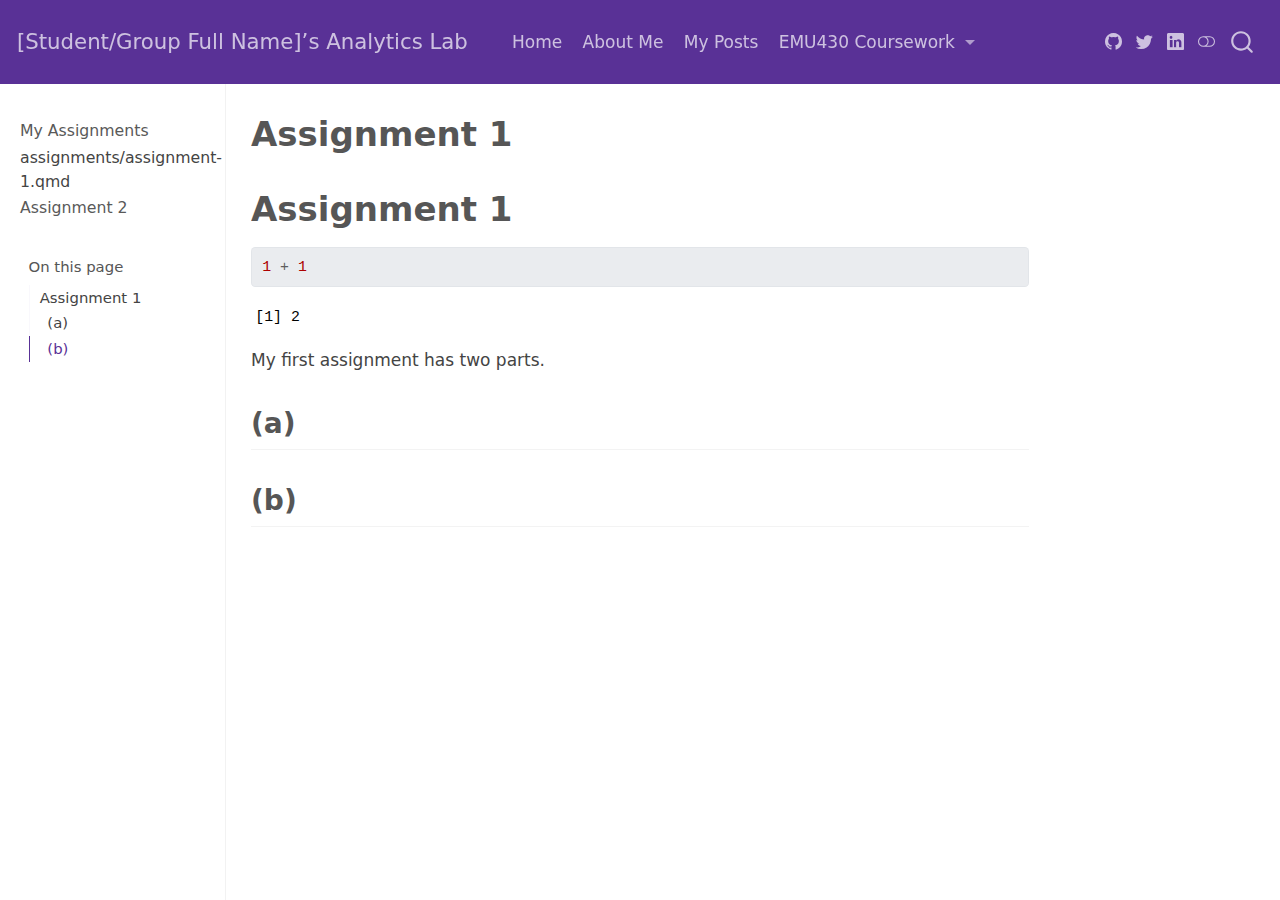
<file: _site/assignment-1.html>
<!DOCTYPE html>
<html xmlns="http://www.w3.org/1999/xhtml" lang="en" xml:lang="en"><head>

<meta charset="utf-8">
<meta name="generator" content="quarto-1.3.450">

<meta name="viewport" content="width=device-width, initial-scale=1.0, user-scalable=yes">


<title>[Student/Group Full Name]’s Analytics Lab - Assignment 1</title>
<style>
code{white-space: pre-wrap;}
span.smallcaps{font-variant: small-caps;}
div.columns{display: flex; gap: min(4vw, 1.5em);}
div.column{flex: auto; overflow-x: auto;}
div.hanging-indent{margin-left: 1.5em; text-indent: -1.5em;}
ul.task-list{list-style: none;}
ul.task-list li input[type="checkbox"] {
  width: 0.8em;
  margin: 0 0.8em 0.2em -1em; /* quarto-specific, see https://github.com/quarto-dev/quarto-cli/issues/4556 */ 
  vertical-align: middle;
}
/* CSS for syntax highlighting */
pre > code.sourceCode { white-space: pre; position: relative; }
pre > code.sourceCode > span { display: inline-block; line-height: 1.25; }
pre > code.sourceCode > span:empty { height: 1.2em; }
.sourceCode { overflow: visible; }
code.sourceCode > span { color: inherit; text-decoration: inherit; }
div.sourceCode { margin: 1em 0; }
pre.sourceCode { margin: 0; }
@media screen {
div.sourceCode { overflow: auto; }
}
@media print {
pre > code.sourceCode { white-space: pre-wrap; }
pre > code.sourceCode > span { text-indent: -5em; padding-left: 5em; }
}
pre.numberSource code
  { counter-reset: source-line 0; }
pre.numberSource code > span
  { position: relative; left: -4em; counter-increment: source-line; }
pre.numberSource code > span > a:first-child::before
  { content: counter(source-line);
    position: relative; left: -1em; text-align: right; vertical-align: baseline;
    border: none; display: inline-block;
    -webkit-touch-callout: none; -webkit-user-select: none;
    -khtml-user-select: none; -moz-user-select: none;
    -ms-user-select: none; user-select: none;
    padding: 0 4px; width: 4em;
  }
pre.numberSource { margin-left: 3em;  padding-left: 4px; }
div.sourceCode
  {   }
@media screen {
pre > code.sourceCode > span > a:first-child::before { text-decoration: underline; }
}
</style>


<script src="site_libs/quarto-nav/quarto-nav.js"></script>
<script src="site_libs/quarto-nav/headroom.min.js"></script>
<script src="site_libs/clipboard/clipboard.min.js"></script>
<script src="site_libs/quarto-search/autocomplete.umd.js"></script>
<script src="site_libs/quarto-search/fuse.min.js"></script>
<script src="site_libs/quarto-search/quarto-search.js"></script>
<meta name="quarto:offset" content="./">
<script src="site_libs/quarto-html/quarto.js"></script>
<script src="site_libs/quarto-html/popper.min.js"></script>
<script src="site_libs/quarto-html/tippy.umd.min.js"></script>
<script src="site_libs/quarto-html/anchor.min.js"></script>
<link href="site_libs/quarto-html/tippy.css" rel="stylesheet">
<link href="site_libs/quarto-html/quarto-syntax-highlighting.css" rel="stylesheet" class="quarto-color-scheme" id="quarto-text-highlighting-styles">
<link href="site_libs/quarto-html/quarto-syntax-highlighting-dark.css" rel="prefetch" class="quarto-color-scheme quarto-color-alternate" id="quarto-text-highlighting-styles">
<script src="site_libs/bootstrap/bootstrap.min.js"></script>
<link href="site_libs/bootstrap/bootstrap-icons.css" rel="stylesheet">
<link href="site_libs/bootstrap/bootstrap.min.css" rel="stylesheet" class="quarto-color-scheme" id="quarto-bootstrap" data-mode="light">
<link href="site_libs/bootstrap/bootstrap-dark.min.css" rel="prefetch" class="quarto-color-scheme quarto-color-alternate" id="quarto-bootstrap" data-mode="dark">
<script id="quarto-search-options" type="application/json">{
  "location": "navbar",
  "copy-button": false,
  "collapse-after": 3,
  "panel-placement": "end",
  "type": "overlay",
  "limit": 20,
  "language": {
    "search-no-results-text": "No results",
    "search-matching-documents-text": "matching documents",
    "search-copy-link-title": "Copy link to search",
    "search-hide-matches-text": "Hide additional matches",
    "search-more-match-text": "more match in this document",
    "search-more-matches-text": "more matches in this document",
    "search-clear-button-title": "Clear",
    "search-detached-cancel-button-title": "Cancel",
    "search-submit-button-title": "Submit",
    "search-label": "Search"
  }
}</script>


<link rel="stylesheet" href="styles.css">
</head>

<body class="nav-sidebar docked nav-fixed">

<div id="quarto-search-results"></div>
  <header id="quarto-header" class="headroom fixed-top">
    <nav class="navbar navbar-expand-lg navbar-dark ">
      <div class="navbar-container container-fluid">
      <div class="navbar-brand-container">
    <a class="navbar-brand" href="./index.html">
    <span class="navbar-title">[Student/Group Full Name]’s Analytics Lab</span>
    </a>
  </div>
            <div id="quarto-search" class="" title="Search"></div>
          <button class="navbar-toggler" type="button" data-bs-toggle="collapse" data-bs-target="#navbarCollapse" aria-controls="navbarCollapse" aria-expanded="false" aria-label="Toggle navigation" onclick="if (window.quartoToggleHeadroom) { window.quartoToggleHeadroom(); }">
  <span class="navbar-toggler-icon"></span>
</button>
          <div class="collapse navbar-collapse" id="navbarCollapse">
            <ul class="navbar-nav navbar-nav-scroll me-auto">
  <li class="nav-item">
    <a class="nav-link" href="./index.html" rel="" target="">
 <span class="menu-text">Home</span></a>
  </li>  
  <li class="nav-item">
    <a class="nav-link" href="./about.html" rel="" target="">
 <span class="menu-text">About Me</span></a>
  </li>  
  <li class="nav-item">
    <a class="nav-link" href="./posts.html" rel="" target="">
 <span class="menu-text">My Posts</span></a>
  </li>  
  <li class="nav-item dropdown ">
    <a class="nav-link dropdown-toggle" href="#" id="nav-menu-emu430-coursework" role="button" data-bs-toggle="dropdown" aria-expanded="false" rel="" target="">
 <span class="menu-text">EMU430 Coursework</span>
    </a>
    <ul class="dropdown-menu" aria-labelledby="nav-menu-emu430-coursework">    
        <li>
    <a class="dropdown-item" href="./assignments.html" rel="" target="">
 <span class="dropdown-text">Assignments</span></a>
  </li>  
        <li>
    <a class="dropdown-item" href="./project.html" rel="" target="">
 <span class="dropdown-text">Project</span></a>
  </li>  
    </ul>
  </li>
</ul>
            <div class="quarto-navbar-tools ms-auto tools-wide">
    <a href="https://twitter.com" rel="" title="" class="quarto-navigation-tool px-1" aria-label=""><i class="bi bi-github"></i></a>
    <a href="https://twitter.com" rel="" title="" class="quarto-navigation-tool px-1" aria-label=""><i class="bi bi-twitter"></i></a>
    <a href="https://linkedin.com" rel="" title="" class="quarto-navigation-tool px-1" aria-label=""><i class="bi bi-linkedin"></i></a>
  <a href="" class="quarto-color-scheme-toggle quarto-navigation-tool  px-1" onclick="window.quartoToggleColorScheme(); return false;" title="Toggle dark mode"><i class="bi"></i></a>
</div>
          </div> <!-- /navcollapse -->
      </div> <!-- /container-fluid -->
    </nav>
  <nav class="quarto-secondary-nav">
    <div class="container-fluid d-flex">
      <button type="button" class="quarto-btn-toggle btn" data-bs-toggle="collapse" data-bs-target="#quarto-sidebar,#quarto-sidebar-glass" aria-controls="quarto-sidebar" aria-expanded="false" aria-label="Toggle sidebar navigation" onclick="if (window.quartoToggleHeadroom) { window.quartoToggleHeadroom(); }">
        <i class="bi bi-layout-text-sidebar-reverse"></i>
      </button>
      <nav class="quarto-page-breadcrumbs" aria-label="breadcrumb"><ol class="breadcrumb"><li class="breadcrumb-item">Assignment 1</li></ol></nav>
      <a class="flex-grow-1" role="button" data-bs-toggle="collapse" data-bs-target="#quarto-sidebar,#quarto-sidebar-glass" aria-controls="quarto-sidebar" aria-expanded="false" aria-label="Toggle sidebar navigation" onclick="if (window.quartoToggleHeadroom) { window.quartoToggleHeadroom(); }">      
      </a>
    </div>
  </nav>
</header>
<!-- content -->
<div id="quarto-content" class="quarto-container page-columns page-rows-contents page-layout-article page-navbar">
<!-- sidebar -->
  <nav id="quarto-sidebar" class="sidebar collapse collapse-horizontal sidebar-navigation docked overflow-auto">
    <div class="sidebar-menu-container"> 
    <ul class="list-unstyled mt-1">
        <li class="sidebar-item">
  <div class="sidebar-item-container"> 
  <a href="./assignments.html" class="sidebar-item-text sidebar-link">
 <span class="menu-text">My Assignments</span></a>
  </div>
</li>
        <li class="sidebar-item">
 <span class="menu-text">assignments/assignment-1.qmd</span>
  </li>
        <li class="sidebar-item">
  <div class="sidebar-item-container"> 
  <a href="./assignments/assignment-2.html" class="sidebar-item-text sidebar-link">
 <span class="menu-text">Assignment 2</span></a>
  </div>
</li>
    </ul>
    </div>
    <nav id="TOC" role="doc-toc" class="toc-active">
    <h2 id="toc-title">On this page</h2>
   
  <ul>
  <li><a href="#assignment-1" id="toc-assignment-1" class="nav-link active" data-scroll-target="#assignment-1">Assignment 1</a>
  <ul class="collapse">
  <li><a href="#a" id="toc-a" class="nav-link" data-scroll-target="#a">(a)</a></li>
  <li><a href="#b" id="toc-b" class="nav-link" data-scroll-target="#b">(b)</a></li>
  </ul></li>
  </ul>
</nav>
</nav>
<div id="quarto-sidebar-glass" data-bs-toggle="collapse" data-bs-target="#quarto-sidebar,#quarto-sidebar-glass"></div>
<!-- margin-sidebar -->
    <div id="quarto-margin-sidebar" class="sidebar margin-sidebar">
    </div>
<!-- main -->
<main class="content" id="quarto-document-content">

<header id="title-block-header" class="quarto-title-block default">
<div class="quarto-title">
<h1 class="title">Assignment 1</h1>
</div>



<div class="quarto-title-meta">

    
  
    
  </div>
  

</header>

<section id="assignment-1" class="level1">
<h1>Assignment 1</h1>
<div class="cell">
<div class="sourceCode cell-code" id="cb1"><pre class="sourceCode r code-with-copy"><code class="sourceCode r"><span id="cb1-1"><a href="#cb1-1" aria-hidden="true" tabindex="-1"></a><span class="dv">1</span> <span class="sc">+</span> <span class="dv">1</span></span></code><button title="Copy to Clipboard" class="code-copy-button"><i class="bi"></i></button></pre></div>
<div class="cell-output cell-output-stdout">
<pre><code>[1] 2</code></pre>
</div>
</div>
<p>My first assignment has two parts.</p>
<section id="a" class="level2">
<h2 class="anchored" data-anchor-id="a">(a)</h2>
</section>
<section id="b" class="level2">
<h2 class="anchored" data-anchor-id="b">(b)</h2>


</section>
</section>

</main> <!-- /main -->
<script id="quarto-html-after-body" type="application/javascript">
window.document.addEventListener("DOMContentLoaded", function (event) {
  const toggleBodyColorMode = (bsSheetEl) => {
    const mode = bsSheetEl.getAttribute("data-mode");
    const bodyEl = window.document.querySelector("body");
    if (mode === "dark") {
      bodyEl.classList.add("quarto-dark");
      bodyEl.classList.remove("quarto-light");
    } else {
      bodyEl.classList.add("quarto-light");
      bodyEl.classList.remove("quarto-dark");
    }
  }
  const toggleBodyColorPrimary = () => {
    const bsSheetEl = window.document.querySelector("link#quarto-bootstrap");
    if (bsSheetEl) {
      toggleBodyColorMode(bsSheetEl);
    }
  }
  toggleBodyColorPrimary();  
  const disableStylesheet = (stylesheets) => {
    for (let i=0; i < stylesheets.length; i++) {
      const stylesheet = stylesheets[i];
      stylesheet.rel = 'prefetch';
    }
  }
  const enableStylesheet = (stylesheets) => {
    for (let i=0; i < stylesheets.length; i++) {
      const stylesheet = stylesheets[i];
      stylesheet.rel = 'stylesheet';
    }
  }
  const manageTransitions = (selector, allowTransitions) => {
    const els = window.document.querySelectorAll(selector);
    for (let i=0; i < els.length; i++) {
      const el = els[i];
      if (allowTransitions) {
        el.classList.remove('notransition');
      } else {
        el.classList.add('notransition');
      }
    }
  }
  const toggleColorMode = (alternate) => {
    // Switch the stylesheets
    const alternateStylesheets = window.document.querySelectorAll('link.quarto-color-scheme.quarto-color-alternate');
    manageTransitions('#quarto-margin-sidebar .nav-link', false);
    if (alternate) {
      enableStylesheet(alternateStylesheets);
      for (const sheetNode of alternateStylesheets) {
        if (sheetNode.id === "quarto-bootstrap") {
          toggleBodyColorMode(sheetNode);
        }
      }
    } else {
      disableStylesheet(alternateStylesheets);
      toggleBodyColorPrimary();
    }
    manageTransitions('#quarto-margin-sidebar .nav-link', true);
    // Switch the toggles
    const toggles = window.document.querySelectorAll('.quarto-color-scheme-toggle');
    for (let i=0; i < toggles.length; i++) {
      const toggle = toggles[i];
      if (toggle) {
        if (alternate) {
          toggle.classList.add("alternate");     
        } else {
          toggle.classList.remove("alternate");
        }
      }
    }
    // Hack to workaround the fact that safari doesn't
    // properly recolor the scrollbar when toggling (#1455)
    if (navigator.userAgent.indexOf('Safari') > 0 && navigator.userAgent.indexOf('Chrome') == -1) {
      manageTransitions("body", false);
      window.scrollTo(0, 1);
      setTimeout(() => {
        window.scrollTo(0, 0);
        manageTransitions("body", true);
      }, 40);  
    }
  }
  const isFileUrl = () => { 
    return window.location.protocol === 'file:';
  }
  const hasAlternateSentinel = () => {  
    let styleSentinel = getColorSchemeSentinel();
    if (styleSentinel !== null) {
      return styleSentinel === "alternate";
    } else {
      return false;
    }
  }
  const setStyleSentinel = (alternate) => {
    const value = alternate ? "alternate" : "default";
    if (!isFileUrl()) {
      window.localStorage.setItem("quarto-color-scheme", value);
    } else {
      localAlternateSentinel = value;
    }
  }
  const getColorSchemeSentinel = () => {
    if (!isFileUrl()) {
      const storageValue = window.localStorage.getItem("quarto-color-scheme");
      return storageValue != null ? storageValue : localAlternateSentinel;
    } else {
      return localAlternateSentinel;
    }
  }
  let localAlternateSentinel = 'default';
  // Dark / light mode switch
  window.quartoToggleColorScheme = () => {
    // Read the current dark / light value 
    let toAlternate = !hasAlternateSentinel();
    toggleColorMode(toAlternate);
    setStyleSentinel(toAlternate);
  };
  // Ensure there is a toggle, if there isn't float one in the top right
  if (window.document.querySelector('.quarto-color-scheme-toggle') === null) {
    const a = window.document.createElement('a');
    a.classList.add('top-right');
    a.classList.add('quarto-color-scheme-toggle');
    a.href = "";
    a.onclick = function() { try { window.quartoToggleColorScheme(); } catch {} return false; };
    const i = window.document.createElement("i");
    i.classList.add('bi');
    a.appendChild(i);
    window.document.body.appendChild(a);
  }
  // Switch to dark mode if need be
  if (hasAlternateSentinel()) {
    toggleColorMode(true);
  } else {
    toggleColorMode(false);
  }
  const icon = "";
  const anchorJS = new window.AnchorJS();
  anchorJS.options = {
    placement: 'right',
    icon: icon
  };
  anchorJS.add('.anchored');
  const isCodeAnnotation = (el) => {
    for (const clz of el.classList) {
      if (clz.startsWith('code-annotation-')) {                     
        return true;
      }
    }
    return false;
  }
  const clipboard = new window.ClipboardJS('.code-copy-button', {
    text: function(trigger) {
      const codeEl = trigger.previousElementSibling.cloneNode(true);
      for (const childEl of codeEl.children) {
        if (isCodeAnnotation(childEl)) {
          childEl.remove();
        }
      }
      return codeEl.innerText;
    }
  });
  clipboard.on('success', function(e) {
    // button target
    const button = e.trigger;
    // don't keep focus
    button.blur();
    // flash "checked"
    button.classList.add('code-copy-button-checked');
    var currentTitle = button.getAttribute("title");
    button.setAttribute("title", "Copied!");
    let tooltip;
    if (window.bootstrap) {
      button.setAttribute("data-bs-toggle", "tooltip");
      button.setAttribute("data-bs-placement", "left");
      button.setAttribute("data-bs-title", "Copied!");
      tooltip = new bootstrap.Tooltip(button, 
        { trigger: "manual", 
          customClass: "code-copy-button-tooltip",
          offset: [0, -8]});
      tooltip.show();    
    }
    setTimeout(function() {
      if (tooltip) {
        tooltip.hide();
        button.removeAttribute("data-bs-title");
        button.removeAttribute("data-bs-toggle");
        button.removeAttribute("data-bs-placement");
      }
      button.setAttribute("title", currentTitle);
      button.classList.remove('code-copy-button-checked');
    }, 1000);
    // clear code selection
    e.clearSelection();
  });
  function tippyHover(el, contentFn) {
    const config = {
      allowHTML: true,
      content: contentFn,
      maxWidth: 500,
      delay: 100,
      arrow: false,
      appendTo: function(el) {
          return el.parentElement;
      },
      interactive: true,
      interactiveBorder: 10,
      theme: 'quarto',
      placement: 'bottom-start'
    };
    window.tippy(el, config); 
  }
  const noterefs = window.document.querySelectorAll('a[role="doc-noteref"]');
  for (var i=0; i<noterefs.length; i++) {
    const ref = noterefs[i];
    tippyHover(ref, function() {
      // use id or data attribute instead here
      let href = ref.getAttribute('data-footnote-href') || ref.getAttribute('href');
      try { href = new URL(href).hash; } catch {}
      const id = href.replace(/^#\/?/, "");
      const note = window.document.getElementById(id);
      return note.innerHTML;
    });
  }
      let selectedAnnoteEl;
      const selectorForAnnotation = ( cell, annotation) => {
        let cellAttr = 'data-code-cell="' + cell + '"';
        let lineAttr = 'data-code-annotation="' +  annotation + '"';
        const selector = 'span[' + cellAttr + '][' + lineAttr + ']';
        return selector;
      }
      const selectCodeLines = (annoteEl) => {
        const doc = window.document;
        const targetCell = annoteEl.getAttribute("data-target-cell");
        const targetAnnotation = annoteEl.getAttribute("data-target-annotation");
        const annoteSpan = window.document.querySelector(selectorForAnnotation(targetCell, targetAnnotation));
        const lines = annoteSpan.getAttribute("data-code-lines").split(",");
        const lineIds = lines.map((line) => {
          return targetCell + "-" + line;
        })
        let top = null;
        let height = null;
        let parent = null;
        if (lineIds.length > 0) {
            //compute the position of the single el (top and bottom and make a div)
            const el = window.document.getElementById(lineIds[0]);
            top = el.offsetTop;
            height = el.offsetHeight;
            parent = el.parentElement.parentElement;
          if (lineIds.length > 1) {
            const lastEl = window.document.getElementById(lineIds[lineIds.length - 1]);
            const bottom = lastEl.offsetTop + lastEl.offsetHeight;
            height = bottom - top;
          }
          if (top !== null && height !== null && parent !== null) {
            // cook up a div (if necessary) and position it 
            let div = window.document.getElementById("code-annotation-line-highlight");
            if (div === null) {
              div = window.document.createElement("div");
              div.setAttribute("id", "code-annotation-line-highlight");
              div.style.position = 'absolute';
              parent.appendChild(div);
            }
            div.style.top = top - 2 + "px";
            div.style.height = height + 4 + "px";
            let gutterDiv = window.document.getElementById("code-annotation-line-highlight-gutter");
            if (gutterDiv === null) {
              gutterDiv = window.document.createElement("div");
              gutterDiv.setAttribute("id", "code-annotation-line-highlight-gutter");
              gutterDiv.style.position = 'absolute';
              const codeCell = window.document.getElementById(targetCell);
              const gutter = codeCell.querySelector('.code-annotation-gutter');
              gutter.appendChild(gutterDiv);
            }
            gutterDiv.style.top = top - 2 + "px";
            gutterDiv.style.height = height + 4 + "px";
          }
          selectedAnnoteEl = annoteEl;
        }
      };
      const unselectCodeLines = () => {
        const elementsIds = ["code-annotation-line-highlight", "code-annotation-line-highlight-gutter"];
        elementsIds.forEach((elId) => {
          const div = window.document.getElementById(elId);
          if (div) {
            div.remove();
          }
        });
        selectedAnnoteEl = undefined;
      };
      // Attach click handler to the DT
      const annoteDls = window.document.querySelectorAll('dt[data-target-cell]');
      for (const annoteDlNode of annoteDls) {
        annoteDlNode.addEventListener('click', (event) => {
          const clickedEl = event.target;
          if (clickedEl !== selectedAnnoteEl) {
            unselectCodeLines();
            const activeEl = window.document.querySelector('dt[data-target-cell].code-annotation-active');
            if (activeEl) {
              activeEl.classList.remove('code-annotation-active');
            }
            selectCodeLines(clickedEl);
            clickedEl.classList.add('code-annotation-active');
          } else {
            // Unselect the line
            unselectCodeLines();
            clickedEl.classList.remove('code-annotation-active');
          }
        });
      }
  const findCites = (el) => {
    const parentEl = el.parentElement;
    if (parentEl) {
      const cites = parentEl.dataset.cites;
      if (cites) {
        return {
          el,
          cites: cites.split(' ')
        };
      } else {
        return findCites(el.parentElement)
      }
    } else {
      return undefined;
    }
  };
  var bibliorefs = window.document.querySelectorAll('a[role="doc-biblioref"]');
  for (var i=0; i<bibliorefs.length; i++) {
    const ref = bibliorefs[i];
    const citeInfo = findCites(ref);
    if (citeInfo) {
      tippyHover(citeInfo.el, function() {
        var popup = window.document.createElement('div');
        citeInfo.cites.forEach(function(cite) {
          var citeDiv = window.document.createElement('div');
          citeDiv.classList.add('hanging-indent');
          citeDiv.classList.add('csl-entry');
          var biblioDiv = window.document.getElementById('ref-' + cite);
          if (biblioDiv) {
            citeDiv.innerHTML = biblioDiv.innerHTML;
          }
          popup.appendChild(citeDiv);
        });
        return popup.innerHTML;
      });
    }
  }
});
</script>
</div> <!-- /content -->



</body></html>
</file>
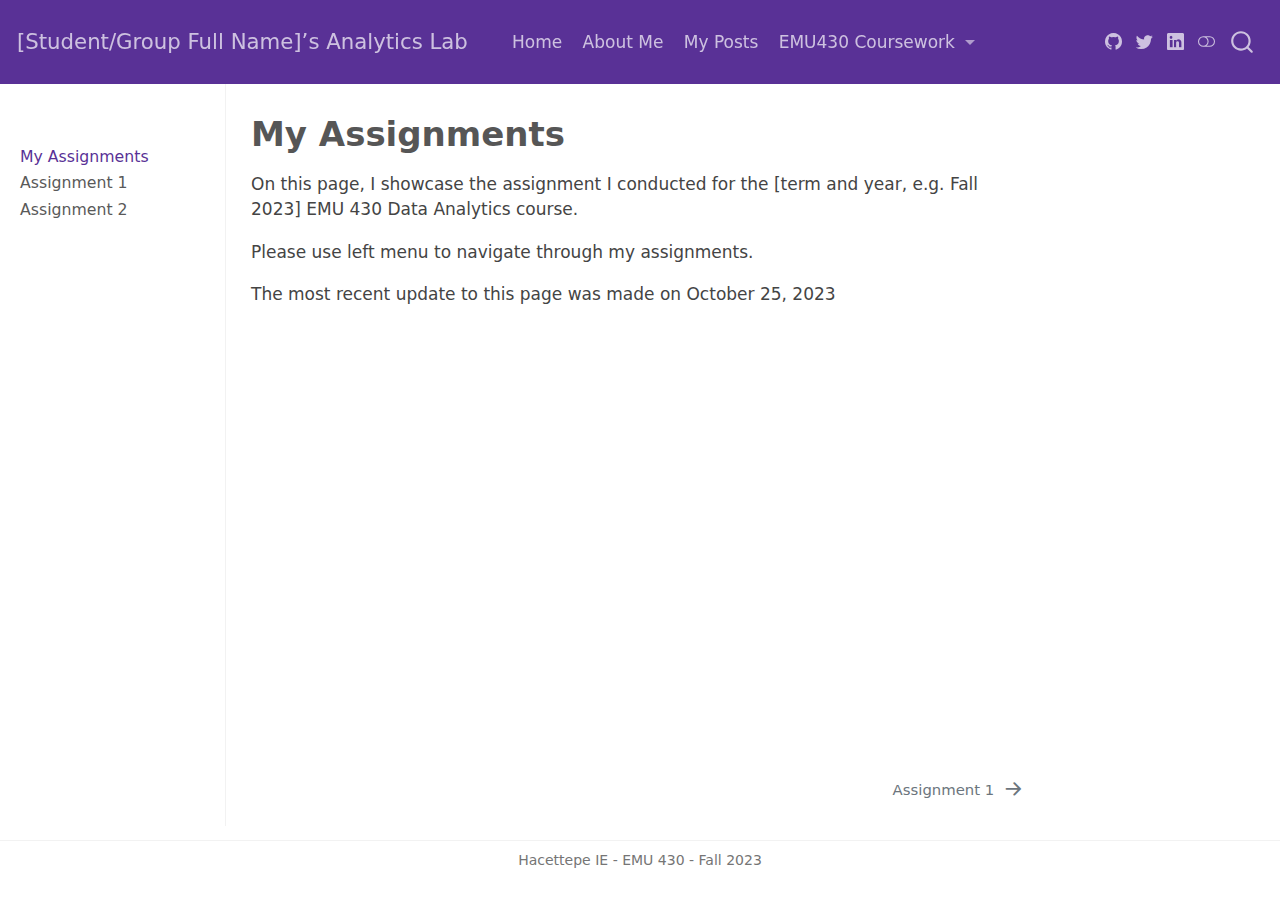
<file: _site/assignments.html>
<!DOCTYPE html>
<html xmlns="http://www.w3.org/1999/xhtml" lang="en" xml:lang="en"><head>

<meta charset="utf-8">
<meta name="generator" content="quarto-1.3.450">

<meta name="viewport" content="width=device-width, initial-scale=1.0, user-scalable=yes">


<title>[Student/Group Full Name]’s Analytics Lab - My Assignments</title>
<style>
code{white-space: pre-wrap;}
span.smallcaps{font-variant: small-caps;}
div.columns{display: flex; gap: min(4vw, 1.5em);}
div.column{flex: auto; overflow-x: auto;}
div.hanging-indent{margin-left: 1.5em; text-indent: -1.5em;}
ul.task-list{list-style: none;}
ul.task-list li input[type="checkbox"] {
  width: 0.8em;
  margin: 0 0.8em 0.2em -1em; /* quarto-specific, see https://github.com/quarto-dev/quarto-cli/issues/4556 */ 
  vertical-align: middle;
}
</style>


<script src="site_libs/quarto-nav/quarto-nav.js"></script>
<script src="site_libs/quarto-nav/headroom.min.js"></script>
<script src="site_libs/clipboard/clipboard.min.js"></script>
<script src="site_libs/quarto-search/autocomplete.umd.js"></script>
<script src="site_libs/quarto-search/fuse.min.js"></script>
<script src="site_libs/quarto-search/quarto-search.js"></script>
<meta name="quarto:offset" content="./">
<link href="./assignments/assignment-1.html" rel="next">
<script src="site_libs/quarto-html/quarto.js"></script>
<script src="site_libs/quarto-html/popper.min.js"></script>
<script src="site_libs/quarto-html/tippy.umd.min.js"></script>
<script src="site_libs/quarto-html/anchor.min.js"></script>
<link href="site_libs/quarto-html/tippy.css" rel="stylesheet">
<link href="site_libs/quarto-html/quarto-syntax-highlighting.css" rel="stylesheet" class="quarto-color-scheme" id="quarto-text-highlighting-styles">
<link href="site_libs/quarto-html/quarto-syntax-highlighting-dark.css" rel="prefetch" class="quarto-color-scheme quarto-color-alternate" id="quarto-text-highlighting-styles">
<script src="site_libs/bootstrap/bootstrap.min.js"></script>
<link href="site_libs/bootstrap/bootstrap-icons.css" rel="stylesheet">
<link href="site_libs/bootstrap/bootstrap.min.css" rel="stylesheet" class="quarto-color-scheme" id="quarto-bootstrap" data-mode="light">
<link href="site_libs/bootstrap/bootstrap-dark.min.css" rel="prefetch" class="quarto-color-scheme quarto-color-alternate" id="quarto-bootstrap" data-mode="dark">
<script id="quarto-search-options" type="application/json">{
  "location": "navbar",
  "copy-button": false,
  "collapse-after": 3,
  "panel-placement": "end",
  "type": "overlay",
  "limit": 20,
  "language": {
    "search-no-results-text": "No results",
    "search-matching-documents-text": "matching documents",
    "search-copy-link-title": "Copy link to search",
    "search-hide-matches-text": "Hide additional matches",
    "search-more-match-text": "more match in this document",
    "search-more-matches-text": "more matches in this document",
    "search-clear-button-title": "Clear",
    "search-detached-cancel-button-title": "Cancel",
    "search-submit-button-title": "Submit",
    "search-label": "Search"
  }
}</script>


<link rel="stylesheet" href="styles.css">
</head>

<body class="nav-sidebar docked nav-fixed">

<div id="quarto-search-results"></div>
  <header id="quarto-header" class="headroom fixed-top">
    <nav class="navbar navbar-expand-lg navbar-dark ">
      <div class="navbar-container container-fluid">
      <div class="navbar-brand-container">
    <a class="navbar-brand" href="./index.html">
    <span class="navbar-title">[Student/Group Full Name]’s Analytics Lab</span>
    </a>
  </div>
            <div id="quarto-search" class="" title="Search"></div>
          <button class="navbar-toggler" type="button" data-bs-toggle="collapse" data-bs-target="#navbarCollapse" aria-controls="navbarCollapse" aria-expanded="false" aria-label="Toggle navigation" onclick="if (window.quartoToggleHeadroom) { window.quartoToggleHeadroom(); }">
  <span class="navbar-toggler-icon"></span>
</button>
          <div class="collapse navbar-collapse" id="navbarCollapse">
            <ul class="navbar-nav navbar-nav-scroll me-auto">
  <li class="nav-item">
    <a class="nav-link" href="./index.html" rel="" target="">
 <span class="menu-text">Home</span></a>
  </li>  
  <li class="nav-item">
    <a class="nav-link" href="./about.html" rel="" target="">
 <span class="menu-text">About Me</span></a>
  </li>  
  <li class="nav-item">
    <a class="nav-link" href="./posts.html" rel="" target="">
 <span class="menu-text">My Posts</span></a>
  </li>  
  <li class="nav-item dropdown ">
    <a class="nav-link dropdown-toggle" href="#" id="nav-menu-emu430-coursework" role="button" data-bs-toggle="dropdown" aria-expanded="false" rel="" target="">
 <span class="menu-text">EMU430 Coursework</span>
    </a>
    <ul class="dropdown-menu" aria-labelledby="nav-menu-emu430-coursework">    
        <li>
    <a class="dropdown-item" href="./assignments.html" rel="" target="">
 <span class="dropdown-text">Assignments</span></a>
  </li>  
        <li>
    <a class="dropdown-item" href="./project.html" rel="" target="">
 <span class="dropdown-text">Project</span></a>
  </li>  
    </ul>
  </li>
</ul>
            <div class="quarto-navbar-tools ms-auto tools-wide">
    <a href="https://twitter.com" rel="" title="" class="quarto-navigation-tool px-1" aria-label=""><i class="bi bi-github"></i></a>
    <a href="https://twitter.com" rel="" title="" class="quarto-navigation-tool px-1" aria-label=""><i class="bi bi-twitter"></i></a>
    <a href="https://linkedin.com" rel="" title="" class="quarto-navigation-tool px-1" aria-label=""><i class="bi bi-linkedin"></i></a>
  <a href="" class="quarto-color-scheme-toggle quarto-navigation-tool  px-1" onclick="window.quartoToggleColorScheme(); return false;" title="Toggle dark mode"><i class="bi"></i></a>
</div>
          </div> <!-- /navcollapse -->
      </div> <!-- /container-fluid -->
    </nav>
  <nav class="quarto-secondary-nav">
    <div class="container-fluid d-flex">
      <button type="button" class="quarto-btn-toggle btn" data-bs-toggle="collapse" data-bs-target="#quarto-sidebar,#quarto-sidebar-glass" aria-controls="quarto-sidebar" aria-expanded="false" aria-label="Toggle sidebar navigation" onclick="if (window.quartoToggleHeadroom) { window.quartoToggleHeadroom(); }">
        <i class="bi bi-layout-text-sidebar-reverse"></i>
      </button>
      <nav class="quarto-page-breadcrumbs" aria-label="breadcrumb"><ol class="breadcrumb"><li class="breadcrumb-item"><a href="./assignments.html">My Assignments</a></li></ol></nav>
      <a class="flex-grow-1" role="button" data-bs-toggle="collapse" data-bs-target="#quarto-sidebar,#quarto-sidebar-glass" aria-controls="quarto-sidebar" aria-expanded="false" aria-label="Toggle sidebar navigation" onclick="if (window.quartoToggleHeadroom) { window.quartoToggleHeadroom(); }">      
      </a>
      <button type="button" class="btn quarto-search-button" aria-label="" onclick="window.quartoOpenSearch();">
        <i class="bi bi-search"></i>
      </button>
    </div>
  </nav>
</header>
<!-- content -->
<div id="quarto-content" class="quarto-container page-columns page-rows-contents page-layout-article page-navbar">
<!-- sidebar -->
  <nav id="quarto-sidebar" class="sidebar collapse collapse-horizontal sidebar-navigation docked overflow-auto">
        <div class="mt-2 flex-shrink-0 align-items-center">
        <div class="sidebar-search">
        <div id="quarto-search" class="" title="Search"></div>
        </div>
        </div>
    <div class="sidebar-menu-container"> 
    <ul class="list-unstyled mt-1">
        <li class="sidebar-item">
  <div class="sidebar-item-container"> 
  <a href="./assignments.html" class="sidebar-item-text sidebar-link active">
 <span class="menu-text">My Assignments</span></a>
  </div>
</li>
        <li class="sidebar-item">
  <div class="sidebar-item-container"> 
  <a href="./assignments/assignment-1.html" class="sidebar-item-text sidebar-link">
 <span class="menu-text">Assignment 1</span></a>
  </div>
</li>
        <li class="sidebar-item">
  <div class="sidebar-item-container"> 
  <a href="./assignments/assignment-2.html" class="sidebar-item-text sidebar-link">
 <span class="menu-text">Assignment 2</span></a>
  </div>
</li>
    </ul>
    </div>
    
</nav>
<div id="quarto-sidebar-glass" data-bs-toggle="collapse" data-bs-target="#quarto-sidebar,#quarto-sidebar-glass"></div>
<!-- margin-sidebar -->
    <div id="quarto-margin-sidebar" class="sidebar margin-sidebar">
    </div>
<!-- main -->
<main class="content" id="quarto-document-content">

<header id="title-block-header" class="quarto-title-block default">
<div class="quarto-title">
<h1 class="title">My Assignments</h1>
</div>



<div class="quarto-title-meta">

    
  
    
  </div>
  

</header>

<p>On this page, I showcase the assignment I conducted for the [term and year, e.g.&nbsp;Fall 2023] EMU 430 Data Analytics course.</p>
<p>Please use left menu to navigate through my assignments.</p>
<p>The most recent update to this page was made on October 25, 2023</p>



<a onclick="window.scrollTo(0, 0); return false;" role="button" id="quarto-back-to-top"><i class="bi bi-arrow-up"></i> Back to top</a></main> <!-- /main -->
<script id="quarto-html-after-body" type="application/javascript">
window.document.addEventListener("DOMContentLoaded", function (event) {
  const toggleBodyColorMode = (bsSheetEl) => {
    const mode = bsSheetEl.getAttribute("data-mode");
    const bodyEl = window.document.querySelector("body");
    if (mode === "dark") {
      bodyEl.classList.add("quarto-dark");
      bodyEl.classList.remove("quarto-light");
    } else {
      bodyEl.classList.add("quarto-light");
      bodyEl.classList.remove("quarto-dark");
    }
  }
  const toggleBodyColorPrimary = () => {
    const bsSheetEl = window.document.querySelector("link#quarto-bootstrap");
    if (bsSheetEl) {
      toggleBodyColorMode(bsSheetEl);
    }
  }
  toggleBodyColorPrimary();  
  const disableStylesheet = (stylesheets) => {
    for (let i=0; i < stylesheets.length; i++) {
      const stylesheet = stylesheets[i];
      stylesheet.rel = 'prefetch';
    }
  }
  const enableStylesheet = (stylesheets) => {
    for (let i=0; i < stylesheets.length; i++) {
      const stylesheet = stylesheets[i];
      stylesheet.rel = 'stylesheet';
    }
  }
  const manageTransitions = (selector, allowTransitions) => {
    const els = window.document.querySelectorAll(selector);
    for (let i=0; i < els.length; i++) {
      const el = els[i];
      if (allowTransitions) {
        el.classList.remove('notransition');
      } else {
        el.classList.add('notransition');
      }
    }
  }
  const toggleColorMode = (alternate) => {
    // Switch the stylesheets
    const alternateStylesheets = window.document.querySelectorAll('link.quarto-color-scheme.quarto-color-alternate');
    manageTransitions('#quarto-margin-sidebar .nav-link', false);
    if (alternate) {
      enableStylesheet(alternateStylesheets);
      for (const sheetNode of alternateStylesheets) {
        if (sheetNode.id === "quarto-bootstrap") {
          toggleBodyColorMode(sheetNode);
        }
      }
    } else {
      disableStylesheet(alternateStylesheets);
      toggleBodyColorPrimary();
    }
    manageTransitions('#quarto-margin-sidebar .nav-link', true);
    // Switch the toggles
    const toggles = window.document.querySelectorAll('.quarto-color-scheme-toggle');
    for (let i=0; i < toggles.length; i++) {
      const toggle = toggles[i];
      if (toggle) {
        if (alternate) {
          toggle.classList.add("alternate");     
        } else {
          toggle.classList.remove("alternate");
        }
      }
    }
    // Hack to workaround the fact that safari doesn't
    // properly recolor the scrollbar when toggling (#1455)
    if (navigator.userAgent.indexOf('Safari') > 0 && navigator.userAgent.indexOf('Chrome') == -1) {
      manageTransitions("body", false);
      window.scrollTo(0, 1);
      setTimeout(() => {
        window.scrollTo(0, 0);
        manageTransitions("body", true);
      }, 40);  
    }
  }
  const isFileUrl = () => { 
    return window.location.protocol === 'file:';
  }
  const hasAlternateSentinel = () => {  
    let styleSentinel = getColorSchemeSentinel();
    if (styleSentinel !== null) {
      return styleSentinel === "alternate";
    } else {
      return false;
    }
  }
  const setStyleSentinel = (alternate) => {
    const value = alternate ? "alternate" : "default";
    if (!isFileUrl()) {
      window.localStorage.setItem("quarto-color-scheme", value);
    } else {
      localAlternateSentinel = value;
    }
  }
  const getColorSchemeSentinel = () => {
    if (!isFileUrl()) {
      const storageValue = window.localStorage.getItem("quarto-color-scheme");
      return storageValue != null ? storageValue : localAlternateSentinel;
    } else {
      return localAlternateSentinel;
    }
  }
  let localAlternateSentinel = 'default';
  // Dark / light mode switch
  window.quartoToggleColorScheme = () => {
    // Read the current dark / light value 
    let toAlternate = !hasAlternateSentinel();
    toggleColorMode(toAlternate);
    setStyleSentinel(toAlternate);
  };
  // Ensure there is a toggle, if there isn't float one in the top right
  if (window.document.querySelector('.quarto-color-scheme-toggle') === null) {
    const a = window.document.createElement('a');
    a.classList.add('top-right');
    a.classList.add('quarto-color-scheme-toggle');
    a.href = "";
    a.onclick = function() { try { window.quartoToggleColorScheme(); } catch {} return false; };
    const i = window.document.createElement("i");
    i.classList.add('bi');
    a.appendChild(i);
    window.document.body.appendChild(a);
  }
  // Switch to dark mode if need be
  if (hasAlternateSentinel()) {
    toggleColorMode(true);
  } else {
    toggleColorMode(false);
  }
  const icon = "";
  const anchorJS = new window.AnchorJS();
  anchorJS.options = {
    placement: 'right',
    icon: icon
  };
  anchorJS.add('.anchored');
  const isCodeAnnotation = (el) => {
    for (const clz of el.classList) {
      if (clz.startsWith('code-annotation-')) {                     
        return true;
      }
    }
    return false;
  }
  const clipboard = new window.ClipboardJS('.code-copy-button', {
    text: function(trigger) {
      const codeEl = trigger.previousElementSibling.cloneNode(true);
      for (const childEl of codeEl.children) {
        if (isCodeAnnotation(childEl)) {
          childEl.remove();
        }
      }
      return codeEl.innerText;
    }
  });
  clipboard.on('success', function(e) {
    // button target
    const button = e.trigger;
    // don't keep focus
    button.blur();
    // flash "checked"
    button.classList.add('code-copy-button-checked');
    var currentTitle = button.getAttribute("title");
    button.setAttribute("title", "Copied!");
    let tooltip;
    if (window.bootstrap) {
      button.setAttribute("data-bs-toggle", "tooltip");
      button.setAttribute("data-bs-placement", "left");
      button.setAttribute("data-bs-title", "Copied!");
      tooltip = new bootstrap.Tooltip(button, 
        { trigger: "manual", 
          customClass: "code-copy-button-tooltip",
          offset: [0, -8]});
      tooltip.show();    
    }
    setTimeout(function() {
      if (tooltip) {
        tooltip.hide();
        button.removeAttribute("data-bs-title");
        button.removeAttribute("data-bs-toggle");
        button.removeAttribute("data-bs-placement");
      }
      button.setAttribute("title", currentTitle);
      button.classList.remove('code-copy-button-checked');
    }, 1000);
    // clear code selection
    e.clearSelection();
  });
  function tippyHover(el, contentFn) {
    const config = {
      allowHTML: true,
      content: contentFn,
      maxWidth: 500,
      delay: 100,
      arrow: false,
      appendTo: function(el) {
          return el.parentElement;
      },
      interactive: true,
      interactiveBorder: 10,
      theme: 'quarto',
      placement: 'bottom-start'
    };
    window.tippy(el, config); 
  }
  const noterefs = window.document.querySelectorAll('a[role="doc-noteref"]');
  for (var i=0; i<noterefs.length; i++) {
    const ref = noterefs[i];
    tippyHover(ref, function() {
      // use id or data attribute instead here
      let href = ref.getAttribute('data-footnote-href') || ref.getAttribute('href');
      try { href = new URL(href).hash; } catch {}
      const id = href.replace(/^#\/?/, "");
      const note = window.document.getElementById(id);
      return note.innerHTML;
    });
  }
      let selectedAnnoteEl;
      const selectorForAnnotation = ( cell, annotation) => {
        let cellAttr = 'data-code-cell="' + cell + '"';
        let lineAttr = 'data-code-annotation="' +  annotation + '"';
        const selector = 'span[' + cellAttr + '][' + lineAttr + ']';
        return selector;
      }
      const selectCodeLines = (annoteEl) => {
        const doc = window.document;
        const targetCell = annoteEl.getAttribute("data-target-cell");
        const targetAnnotation = annoteEl.getAttribute("data-target-annotation");
        const annoteSpan = window.document.querySelector(selectorForAnnotation(targetCell, targetAnnotation));
        const lines = annoteSpan.getAttribute("data-code-lines").split(",");
        const lineIds = lines.map((line) => {
          return targetCell + "-" + line;
        })
        let top = null;
        let height = null;
        let parent = null;
        if (lineIds.length > 0) {
            //compute the position of the single el (top and bottom and make a div)
            const el = window.document.getElementById(lineIds[0]);
            top = el.offsetTop;
            height = el.offsetHeight;
            parent = el.parentElement.parentElement;
          if (lineIds.length > 1) {
            const lastEl = window.document.getElementById(lineIds[lineIds.length - 1]);
            const bottom = lastEl.offsetTop + lastEl.offsetHeight;
            height = bottom - top;
          }
          if (top !== null && height !== null && parent !== null) {
            // cook up a div (if necessary) and position it 
            let div = window.document.getElementById("code-annotation-line-highlight");
            if (div === null) {
              div = window.document.createElement("div");
              div.setAttribute("id", "code-annotation-line-highlight");
              div.style.position = 'absolute';
              parent.appendChild(div);
            }
            div.style.top = top - 2 + "px";
            div.style.height = height + 4 + "px";
            let gutterDiv = window.document.getElementById("code-annotation-line-highlight-gutter");
            if (gutterDiv === null) {
              gutterDiv = window.document.createElement("div");
              gutterDiv.setAttribute("id", "code-annotation-line-highlight-gutter");
              gutterDiv.style.position = 'absolute';
              const codeCell = window.document.getElementById(targetCell);
              const gutter = codeCell.querySelector('.code-annotation-gutter');
              gutter.appendChild(gutterDiv);
            }
            gutterDiv.style.top = top - 2 + "px";
            gutterDiv.style.height = height + 4 + "px";
          }
          selectedAnnoteEl = annoteEl;
        }
      };
      const unselectCodeLines = () => {
        const elementsIds = ["code-annotation-line-highlight", "code-annotation-line-highlight-gutter"];
        elementsIds.forEach((elId) => {
          const div = window.document.getElementById(elId);
          if (div) {
            div.remove();
          }
        });
        selectedAnnoteEl = undefined;
      };
      // Attach click handler to the DT
      const annoteDls = window.document.querySelectorAll('dt[data-target-cell]');
      for (const annoteDlNode of annoteDls) {
        annoteDlNode.addEventListener('click', (event) => {
          const clickedEl = event.target;
          if (clickedEl !== selectedAnnoteEl) {
            unselectCodeLines();
            const activeEl = window.document.querySelector('dt[data-target-cell].code-annotation-active');
            if (activeEl) {
              activeEl.classList.remove('code-annotation-active');
            }
            selectCodeLines(clickedEl);
            clickedEl.classList.add('code-annotation-active');
          } else {
            // Unselect the line
            unselectCodeLines();
            clickedEl.classList.remove('code-annotation-active');
          }
        });
      }
  const findCites = (el) => {
    const parentEl = el.parentElement;
    if (parentEl) {
      const cites = parentEl.dataset.cites;
      if (cites) {
        return {
          el,
          cites: cites.split(' ')
        };
      } else {
        return findCites(el.parentElement)
      }
    } else {
      return undefined;
    }
  };
  var bibliorefs = window.document.querySelectorAll('a[role="doc-biblioref"]');
  for (var i=0; i<bibliorefs.length; i++) {
    const ref = bibliorefs[i];
    const citeInfo = findCites(ref);
    if (citeInfo) {
      tippyHover(citeInfo.el, function() {
        var popup = window.document.createElement('div');
        citeInfo.cites.forEach(function(cite) {
          var citeDiv = window.document.createElement('div');
          citeDiv.classList.add('hanging-indent');
          citeDiv.classList.add('csl-entry');
          var biblioDiv = window.document.getElementById('ref-' + cite);
          if (biblioDiv) {
            citeDiv.innerHTML = biblioDiv.innerHTML;
          }
          popup.appendChild(citeDiv);
        });
        return popup.innerHTML;
      });
    }
  }
});
</script>
<nav class="page-navigation">
  <div class="nav-page nav-page-previous">
  </div>
  <div class="nav-page nav-page-next">
      <a href="./assignments/assignment-1.html" class="pagination-link">
        <span class="nav-page-text">Assignment 1</span> <i class="bi bi-arrow-right-short"></i>
      </a>
  </div>
</nav>
</div> <!-- /content -->
<footer class="footer">
  <div class="nav-footer">
    <div class="nav-footer-left">
      &nbsp;
    </div>   
    <div class="nav-footer-center">Hacettepe IE - EMU 430 - Fall 2023</div>
    <div class="nav-footer-right">
      &nbsp;
    </div>
  </div>
</footer>



</body></html>
</file>
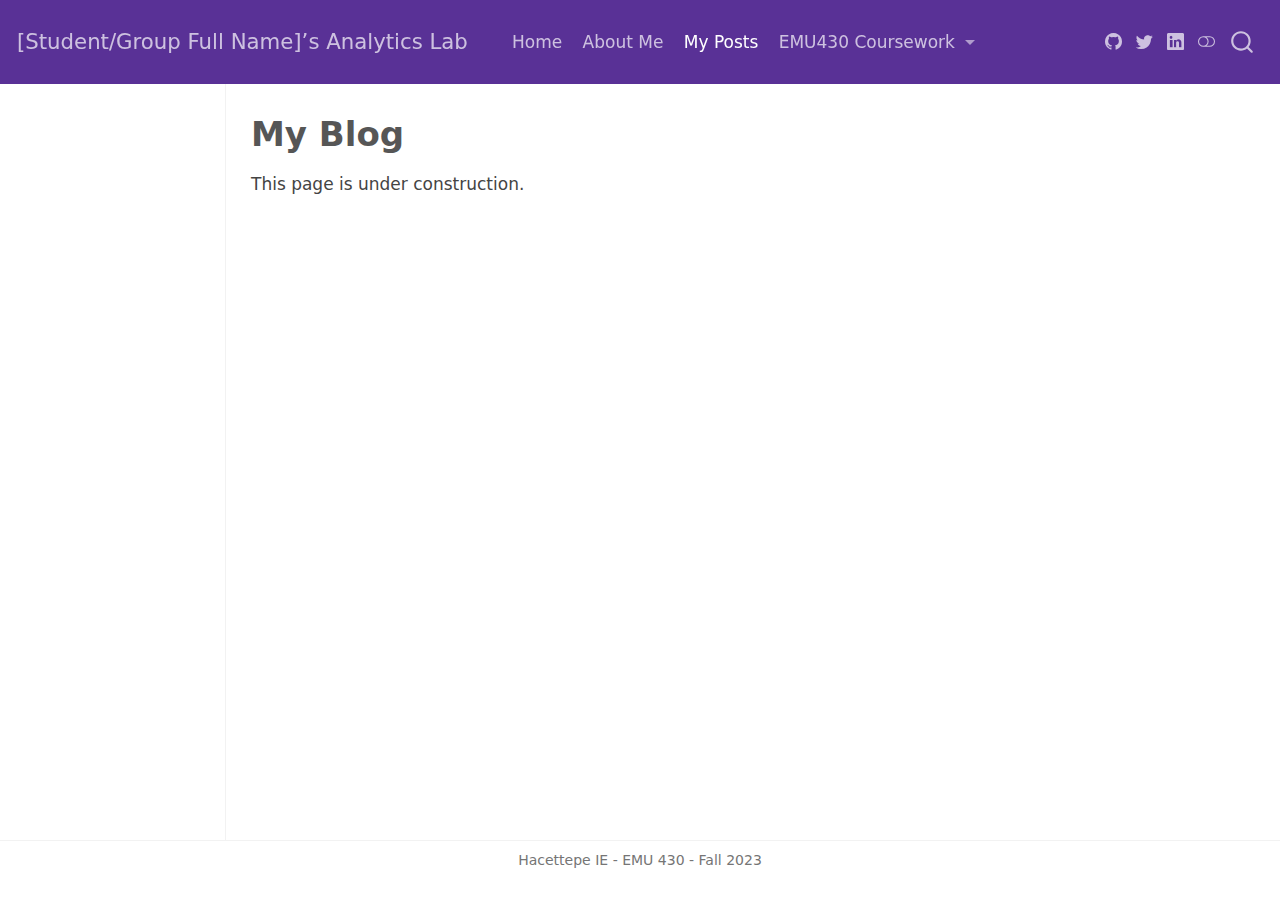
<file: _site/posts.html>
<!DOCTYPE html>
<html xmlns="http://www.w3.org/1999/xhtml" lang="en" xml:lang="en"><head>

<meta charset="utf-8">
<meta name="generator" content="quarto-1.3.450">

<meta name="viewport" content="width=device-width, initial-scale=1.0, user-scalable=yes">


<title>[Student/Group Full Name]’s Analytics Lab - My Blog</title>
<style>
code{white-space: pre-wrap;}
span.smallcaps{font-variant: small-caps;}
div.columns{display: flex; gap: min(4vw, 1.5em);}
div.column{flex: auto; overflow-x: auto;}
div.hanging-indent{margin-left: 1.5em; text-indent: -1.5em;}
ul.task-list{list-style: none;}
ul.task-list li input[type="checkbox"] {
  width: 0.8em;
  margin: 0 0.8em 0.2em -1em; /* quarto-specific, see https://github.com/quarto-dev/quarto-cli/issues/4556 */ 
  vertical-align: middle;
}
</style>


<script src="site_libs/quarto-nav/quarto-nav.js"></script>
<script src="site_libs/quarto-nav/headroom.min.js"></script>
<script src="site_libs/clipboard/clipboard.min.js"></script>
<script src="site_libs/quarto-search/autocomplete.umd.js"></script>
<script src="site_libs/quarto-search/fuse.min.js"></script>
<script src="site_libs/quarto-search/quarto-search.js"></script>
<meta name="quarto:offset" content="./">
<script src="site_libs/quarto-html/quarto.js"></script>
<script src="site_libs/quarto-html/popper.min.js"></script>
<script src="site_libs/quarto-html/tippy.umd.min.js"></script>
<script src="site_libs/quarto-html/anchor.min.js"></script>
<link href="site_libs/quarto-html/tippy.css" rel="stylesheet">
<link href="site_libs/quarto-html/quarto-syntax-highlighting.css" rel="stylesheet" class="quarto-color-scheme" id="quarto-text-highlighting-styles">
<link href="site_libs/quarto-html/quarto-syntax-highlighting-dark.css" rel="prefetch" class="quarto-color-scheme quarto-color-alternate" id="quarto-text-highlighting-styles">
<script src="site_libs/bootstrap/bootstrap.min.js"></script>
<link href="site_libs/bootstrap/bootstrap-icons.css" rel="stylesheet">
<link href="site_libs/bootstrap/bootstrap.min.css" rel="stylesheet" class="quarto-color-scheme" id="quarto-bootstrap" data-mode="light">
<link href="site_libs/bootstrap/bootstrap-dark.min.css" rel="prefetch" class="quarto-color-scheme quarto-color-alternate" id="quarto-bootstrap" data-mode="dark">
<script id="quarto-search-options" type="application/json">{
  "location": "navbar",
  "copy-button": false,
  "collapse-after": 3,
  "panel-placement": "end",
  "type": "overlay",
  "limit": 20,
  "language": {
    "search-no-results-text": "No results",
    "search-matching-documents-text": "matching documents",
    "search-copy-link-title": "Copy link to search",
    "search-hide-matches-text": "Hide additional matches",
    "search-more-match-text": "more match in this document",
    "search-more-matches-text": "more matches in this document",
    "search-clear-button-title": "Clear",
    "search-detached-cancel-button-title": "Cancel",
    "search-submit-button-title": "Submit",
    "search-label": "Search"
  }
}</script>


<link rel="stylesheet" href="styles.css">
</head>

<body class="docked nav-fixed">

<div id="quarto-search-results"></div>
  <header id="quarto-header" class="headroom fixed-top">
    <nav class="navbar navbar-expand-lg navbar-dark ">
      <div class="navbar-container container-fluid">
      <div class="navbar-brand-container">
    <a class="navbar-brand" href="./index.html">
    <span class="navbar-title">[Student/Group Full Name]’s Analytics Lab</span>
    </a>
  </div>
            <div id="quarto-search" class="" title="Search"></div>
          <button class="navbar-toggler" type="button" data-bs-toggle="collapse" data-bs-target="#navbarCollapse" aria-controls="navbarCollapse" aria-expanded="false" aria-label="Toggle navigation" onclick="if (window.quartoToggleHeadroom) { window.quartoToggleHeadroom(); }">
  <span class="navbar-toggler-icon"></span>
</button>
          <div class="collapse navbar-collapse" id="navbarCollapse">
            <ul class="navbar-nav navbar-nav-scroll me-auto">
  <li class="nav-item">
    <a class="nav-link" href="./index.html" rel="" target="">
 <span class="menu-text">Home</span></a>
  </li>  
  <li class="nav-item">
    <a class="nav-link" href="./about.html" rel="" target="">
 <span class="menu-text">About Me</span></a>
  </li>  
  <li class="nav-item">
    <a class="nav-link active" href="./posts.html" rel="" target="" aria-current="page">
 <span class="menu-text">My Posts</span></a>
  </li>  
  <li class="nav-item dropdown ">
    <a class="nav-link dropdown-toggle" href="#" id="nav-menu-emu430-coursework" role="button" data-bs-toggle="dropdown" aria-expanded="false" rel="" target="">
 <span class="menu-text">EMU430 Coursework</span>
    </a>
    <ul class="dropdown-menu" aria-labelledby="nav-menu-emu430-coursework">    
        <li>
    <a class="dropdown-item" href="./assignments.html" rel="" target="">
 <span class="dropdown-text">Assignments</span></a>
  </li>  
        <li>
    <a class="dropdown-item" href="./project.html" rel="" target="">
 <span class="dropdown-text">Project</span></a>
  </li>  
    </ul>
  </li>
</ul>
            <div class="quarto-navbar-tools ms-auto tools-wide">
    <a href="https://twitter.com" rel="" title="" class="quarto-navigation-tool px-1" aria-label=""><i class="bi bi-github"></i></a>
    <a href="https://twitter.com" rel="" title="" class="quarto-navigation-tool px-1" aria-label=""><i class="bi bi-twitter"></i></a>
    <a href="https://linkedin.com" rel="" title="" class="quarto-navigation-tool px-1" aria-label=""><i class="bi bi-linkedin"></i></a>
  <a href="" class="quarto-color-scheme-toggle quarto-navigation-tool  px-1" onclick="window.quartoToggleColorScheme(); return false;" title="Toggle dark mode"><i class="bi"></i></a>
</div>
          </div> <!-- /navcollapse -->
      </div> <!-- /container-fluid -->
    </nav>
</header>
<!-- content -->
<div id="quarto-content" class="quarto-container page-columns page-rows-contents page-layout-article page-navbar">
<!-- sidebar -->
  <nav id="quarto-sidebar" class="sidebar collapse collapse-horizontal sidebar-navigation docked overflow-auto">
    
</nav>
<div id="quarto-sidebar-glass" data-bs-toggle="collapse" data-bs-target="#quarto-sidebar,#quarto-sidebar-glass"></div>
<!-- margin-sidebar -->
    <div id="quarto-margin-sidebar" class="sidebar margin-sidebar">
    </div>
<!-- main -->
<main class="content" id="quarto-document-content">

<header id="title-block-header" class="quarto-title-block default">
<div class="quarto-title">
<h1 class="title">My Blog</h1>
</div>



<div class="quarto-title-meta">

    
  
    
  </div>
  

</header>

<p>This page is under construction.</p>



<a onclick="window.scrollTo(0, 0); return false;" role="button" id="quarto-back-to-top"><i class="bi bi-arrow-up"></i> Back to top</a></main> <!-- /main -->
<script id="quarto-html-after-body" type="application/javascript">
window.document.addEventListener("DOMContentLoaded", function (event) {
  const toggleBodyColorMode = (bsSheetEl) => {
    const mode = bsSheetEl.getAttribute("data-mode");
    const bodyEl = window.document.querySelector("body");
    if (mode === "dark") {
      bodyEl.classList.add("quarto-dark");
      bodyEl.classList.remove("quarto-light");
    } else {
      bodyEl.classList.add("quarto-light");
      bodyEl.classList.remove("quarto-dark");
    }
  }
  const toggleBodyColorPrimary = () => {
    const bsSheetEl = window.document.querySelector("link#quarto-bootstrap");
    if (bsSheetEl) {
      toggleBodyColorMode(bsSheetEl);
    }
  }
  toggleBodyColorPrimary();  
  const disableStylesheet = (stylesheets) => {
    for (let i=0; i < stylesheets.length; i++) {
      const stylesheet = stylesheets[i];
      stylesheet.rel = 'prefetch';
    }
  }
  const enableStylesheet = (stylesheets) => {
    for (let i=0; i < stylesheets.length; i++) {
      const stylesheet = stylesheets[i];
      stylesheet.rel = 'stylesheet';
    }
  }
  const manageTransitions = (selector, allowTransitions) => {
    const els = window.document.querySelectorAll(selector);
    for (let i=0; i < els.length; i++) {
      const el = els[i];
      if (allowTransitions) {
        el.classList.remove('notransition');
      } else {
        el.classList.add('notransition');
      }
    }
  }
  const toggleColorMode = (alternate) => {
    // Switch the stylesheets
    const alternateStylesheets = window.document.querySelectorAll('link.quarto-color-scheme.quarto-color-alternate');
    manageTransitions('#quarto-margin-sidebar .nav-link', false);
    if (alternate) {
      enableStylesheet(alternateStylesheets);
      for (const sheetNode of alternateStylesheets) {
        if (sheetNode.id === "quarto-bootstrap") {
          toggleBodyColorMode(sheetNode);
        }
      }
    } else {
      disableStylesheet(alternateStylesheets);
      toggleBodyColorPrimary();
    }
    manageTransitions('#quarto-margin-sidebar .nav-link', true);
    // Switch the toggles
    const toggles = window.document.querySelectorAll('.quarto-color-scheme-toggle');
    for (let i=0; i < toggles.length; i++) {
      const toggle = toggles[i];
      if (toggle) {
        if (alternate) {
          toggle.classList.add("alternate");     
        } else {
          toggle.classList.remove("alternate");
        }
      }
    }
    // Hack to workaround the fact that safari doesn't
    // properly recolor the scrollbar when toggling (#1455)
    if (navigator.userAgent.indexOf('Safari') > 0 && navigator.userAgent.indexOf('Chrome') == -1) {
      manageTransitions("body", false);
      window.scrollTo(0, 1);
      setTimeout(() => {
        window.scrollTo(0, 0);
        manageTransitions("body", true);
      }, 40);  
    }
  }
  const isFileUrl = () => { 
    return window.location.protocol === 'file:';
  }
  const hasAlternateSentinel = () => {  
    let styleSentinel = getColorSchemeSentinel();
    if (styleSentinel !== null) {
      return styleSentinel === "alternate";
    } else {
      return false;
    }
  }
  const setStyleSentinel = (alternate) => {
    const value = alternate ? "alternate" : "default";
    if (!isFileUrl()) {
      window.localStorage.setItem("quarto-color-scheme", value);
    } else {
      localAlternateSentinel = value;
    }
  }
  const getColorSchemeSentinel = () => {
    if (!isFileUrl()) {
      const storageValue = window.localStorage.getItem("quarto-color-scheme");
      return storageValue != null ? storageValue : localAlternateSentinel;
    } else {
      return localAlternateSentinel;
    }
  }
  let localAlternateSentinel = 'default';
  // Dark / light mode switch
  window.quartoToggleColorScheme = () => {
    // Read the current dark / light value 
    let toAlternate = !hasAlternateSentinel();
    toggleColorMode(toAlternate);
    setStyleSentinel(toAlternate);
  };
  // Ensure there is a toggle, if there isn't float one in the top right
  if (window.document.querySelector('.quarto-color-scheme-toggle') === null) {
    const a = window.document.createElement('a');
    a.classList.add('top-right');
    a.classList.add('quarto-color-scheme-toggle');
    a.href = "";
    a.onclick = function() { try { window.quartoToggleColorScheme(); } catch {} return false; };
    const i = window.document.createElement("i");
    i.classList.add('bi');
    a.appendChild(i);
    window.document.body.appendChild(a);
  }
  // Switch to dark mode if need be
  if (hasAlternateSentinel()) {
    toggleColorMode(true);
  } else {
    toggleColorMode(false);
  }
  const icon = "";
  const anchorJS = new window.AnchorJS();
  anchorJS.options = {
    placement: 'right',
    icon: icon
  };
  anchorJS.add('.anchored');
  const isCodeAnnotation = (el) => {
    for (const clz of el.classList) {
      if (clz.startsWith('code-annotation-')) {                     
        return true;
      }
    }
    return false;
  }
  const clipboard = new window.ClipboardJS('.code-copy-button', {
    text: function(trigger) {
      const codeEl = trigger.previousElementSibling.cloneNode(true);
      for (const childEl of codeEl.children) {
        if (isCodeAnnotation(childEl)) {
          childEl.remove();
        }
      }
      return codeEl.innerText;
    }
  });
  clipboard.on('success', function(e) {
    // button target
    const button = e.trigger;
    // don't keep focus
    button.blur();
    // flash "checked"
    button.classList.add('code-copy-button-checked');
    var currentTitle = button.getAttribute("title");
    button.setAttribute("title", "Copied!");
    let tooltip;
    if (window.bootstrap) {
      button.setAttribute("data-bs-toggle", "tooltip");
      button.setAttribute("data-bs-placement", "left");
      button.setAttribute("data-bs-title", "Copied!");
      tooltip = new bootstrap.Tooltip(button, 
        { trigger: "manual", 
          customClass: "code-copy-button-tooltip",
          offset: [0, -8]});
      tooltip.show();    
    }
    setTimeout(function() {
      if (tooltip) {
        tooltip.hide();
        button.removeAttribute("data-bs-title");
        button.removeAttribute("data-bs-toggle");
        button.removeAttribute("data-bs-placement");
      }
      button.setAttribute("title", currentTitle);
      button.classList.remove('code-copy-button-checked');
    }, 1000);
    // clear code selection
    e.clearSelection();
  });
  function tippyHover(el, contentFn) {
    const config = {
      allowHTML: true,
      content: contentFn,
      maxWidth: 500,
      delay: 100,
      arrow: false,
      appendTo: function(el) {
          return el.parentElement;
      },
      interactive: true,
      interactiveBorder: 10,
      theme: 'quarto',
      placement: 'bottom-start'
    };
    window.tippy(el, config); 
  }
  const noterefs = window.document.querySelectorAll('a[role="doc-noteref"]');
  for (var i=0; i<noterefs.length; i++) {
    const ref = noterefs[i];
    tippyHover(ref, function() {
      // use id or data attribute instead here
      let href = ref.getAttribute('data-footnote-href') || ref.getAttribute('href');
      try { href = new URL(href).hash; } catch {}
      const id = href.replace(/^#\/?/, "");
      const note = window.document.getElementById(id);
      return note.innerHTML;
    });
  }
      let selectedAnnoteEl;
      const selectorForAnnotation = ( cell, annotation) => {
        let cellAttr = 'data-code-cell="' + cell + '"';
        let lineAttr = 'data-code-annotation="' +  annotation + '"';
        const selector = 'span[' + cellAttr + '][' + lineAttr + ']';
        return selector;
      }
      const selectCodeLines = (annoteEl) => {
        const doc = window.document;
        const targetCell = annoteEl.getAttribute("data-target-cell");
        const targetAnnotation = annoteEl.getAttribute("data-target-annotation");
        const annoteSpan = window.document.querySelector(selectorForAnnotation(targetCell, targetAnnotation));
        const lines = annoteSpan.getAttribute("data-code-lines").split(",");
        const lineIds = lines.map((line) => {
          return targetCell + "-" + line;
        })
        let top = null;
        let height = null;
        let parent = null;
        if (lineIds.length > 0) {
            //compute the position of the single el (top and bottom and make a div)
            const el = window.document.getElementById(lineIds[0]);
            top = el.offsetTop;
            height = el.offsetHeight;
            parent = el.parentElement.parentElement;
          if (lineIds.length > 1) {
            const lastEl = window.document.getElementById(lineIds[lineIds.length - 1]);
            const bottom = lastEl.offsetTop + lastEl.offsetHeight;
            height = bottom - top;
          }
          if (top !== null && height !== null && parent !== null) {
            // cook up a div (if necessary) and position it 
            let div = window.document.getElementById("code-annotation-line-highlight");
            if (div === null) {
              div = window.document.createElement("div");
              div.setAttribute("id", "code-annotation-line-highlight");
              div.style.position = 'absolute';
              parent.appendChild(div);
            }
            div.style.top = top - 2 + "px";
            div.style.height = height + 4 + "px";
            let gutterDiv = window.document.getElementById("code-annotation-line-highlight-gutter");
            if (gutterDiv === null) {
              gutterDiv = window.document.createElement("div");
              gutterDiv.setAttribute("id", "code-annotation-line-highlight-gutter");
              gutterDiv.style.position = 'absolute';
              const codeCell = window.document.getElementById(targetCell);
              const gutter = codeCell.querySelector('.code-annotation-gutter');
              gutter.appendChild(gutterDiv);
            }
            gutterDiv.style.top = top - 2 + "px";
            gutterDiv.style.height = height + 4 + "px";
          }
          selectedAnnoteEl = annoteEl;
        }
      };
      const unselectCodeLines = () => {
        const elementsIds = ["code-annotation-line-highlight", "code-annotation-line-highlight-gutter"];
        elementsIds.forEach((elId) => {
          const div = window.document.getElementById(elId);
          if (div) {
            div.remove();
          }
        });
        selectedAnnoteEl = undefined;
      };
      // Attach click handler to the DT
      const annoteDls = window.document.querySelectorAll('dt[data-target-cell]');
      for (const annoteDlNode of annoteDls) {
        annoteDlNode.addEventListener('click', (event) => {
          const clickedEl = event.target;
          if (clickedEl !== selectedAnnoteEl) {
            unselectCodeLines();
            const activeEl = window.document.querySelector('dt[data-target-cell].code-annotation-active');
            if (activeEl) {
              activeEl.classList.remove('code-annotation-active');
            }
            selectCodeLines(clickedEl);
            clickedEl.classList.add('code-annotation-active');
          } else {
            // Unselect the line
            unselectCodeLines();
            clickedEl.classList.remove('code-annotation-active');
          }
        });
      }
  const findCites = (el) => {
    const parentEl = el.parentElement;
    if (parentEl) {
      const cites = parentEl.dataset.cites;
      if (cites) {
        return {
          el,
          cites: cites.split(' ')
        };
      } else {
        return findCites(el.parentElement)
      }
    } else {
      return undefined;
    }
  };
  var bibliorefs = window.document.querySelectorAll('a[role="doc-biblioref"]');
  for (var i=0; i<bibliorefs.length; i++) {
    const ref = bibliorefs[i];
    const citeInfo = findCites(ref);
    if (citeInfo) {
      tippyHover(citeInfo.el, function() {
        var popup = window.document.createElement('div');
        citeInfo.cites.forEach(function(cite) {
          var citeDiv = window.document.createElement('div');
          citeDiv.classList.add('hanging-indent');
          citeDiv.classList.add('csl-entry');
          var biblioDiv = window.document.getElementById('ref-' + cite);
          if (biblioDiv) {
            citeDiv.innerHTML = biblioDiv.innerHTML;
          }
          popup.appendChild(citeDiv);
        });
        return popup.innerHTML;
      });
    }
  }
});
</script>
</div> <!-- /content -->
<footer class="footer">
  <div class="nav-footer">
    <div class="nav-footer-left">
      &nbsp;
    </div>   
    <div class="nav-footer-center">Hacettepe IE - EMU 430 - Fall 2023</div>
    <div class="nav-footer-right">
      &nbsp;
    </div>
  </div>
</footer>



</body></html>
</file>
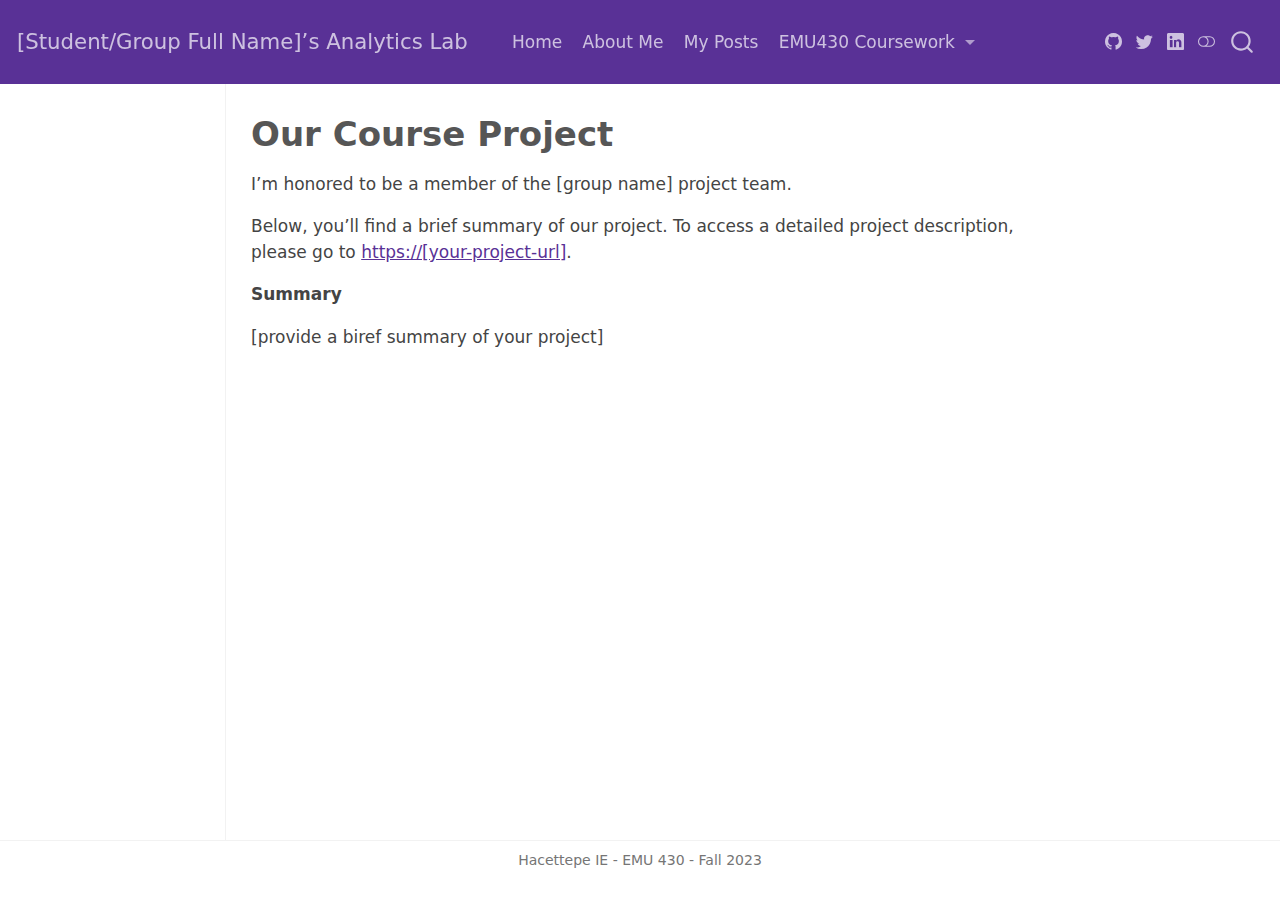
<file: _site/project.html>
<!DOCTYPE html>
<html xmlns="http://www.w3.org/1999/xhtml" lang="en" xml:lang="en"><head>

<meta charset="utf-8">
<meta name="generator" content="quarto-1.3.450">

<meta name="viewport" content="width=device-width, initial-scale=1.0, user-scalable=yes">


<title>[Student/Group Full Name]’s Analytics Lab - Our Course Project</title>
<style>
code{white-space: pre-wrap;}
span.smallcaps{font-variant: small-caps;}
div.columns{display: flex; gap: min(4vw, 1.5em);}
div.column{flex: auto; overflow-x: auto;}
div.hanging-indent{margin-left: 1.5em; text-indent: -1.5em;}
ul.task-list{list-style: none;}
ul.task-list li input[type="checkbox"] {
  width: 0.8em;
  margin: 0 0.8em 0.2em -1em; /* quarto-specific, see https://github.com/quarto-dev/quarto-cli/issues/4556 */ 
  vertical-align: middle;
}
</style>


<script src="site_libs/quarto-nav/quarto-nav.js"></script>
<script src="site_libs/quarto-nav/headroom.min.js"></script>
<script src="site_libs/clipboard/clipboard.min.js"></script>
<script src="site_libs/quarto-search/autocomplete.umd.js"></script>
<script src="site_libs/quarto-search/fuse.min.js"></script>
<script src="site_libs/quarto-search/quarto-search.js"></script>
<meta name="quarto:offset" content="./">
<script src="site_libs/quarto-html/quarto.js"></script>
<script src="site_libs/quarto-html/popper.min.js"></script>
<script src="site_libs/quarto-html/tippy.umd.min.js"></script>
<script src="site_libs/quarto-html/anchor.min.js"></script>
<link href="site_libs/quarto-html/tippy.css" rel="stylesheet">
<link href="site_libs/quarto-html/quarto-syntax-highlighting.css" rel="stylesheet" class="quarto-color-scheme" id="quarto-text-highlighting-styles">
<link href="site_libs/quarto-html/quarto-syntax-highlighting-dark.css" rel="prefetch" class="quarto-color-scheme quarto-color-alternate" id="quarto-text-highlighting-styles">
<script src="site_libs/bootstrap/bootstrap.min.js"></script>
<link href="site_libs/bootstrap/bootstrap-icons.css" rel="stylesheet">
<link href="site_libs/bootstrap/bootstrap.min.css" rel="stylesheet" class="quarto-color-scheme" id="quarto-bootstrap" data-mode="light">
<link href="site_libs/bootstrap/bootstrap-dark.min.css" rel="prefetch" class="quarto-color-scheme quarto-color-alternate" id="quarto-bootstrap" data-mode="dark">
<script id="quarto-search-options" type="application/json">{
  "location": "navbar",
  "copy-button": false,
  "collapse-after": 3,
  "panel-placement": "end",
  "type": "overlay",
  "limit": 20,
  "language": {
    "search-no-results-text": "No results",
    "search-matching-documents-text": "matching documents",
    "search-copy-link-title": "Copy link to search",
    "search-hide-matches-text": "Hide additional matches",
    "search-more-match-text": "more match in this document",
    "search-more-matches-text": "more matches in this document",
    "search-clear-button-title": "Clear",
    "search-detached-cancel-button-title": "Cancel",
    "search-submit-button-title": "Submit",
    "search-label": "Search"
  }
}</script>


<link rel="stylesheet" href="styles.css">
</head>

<body class="docked nav-fixed">

<div id="quarto-search-results"></div>
  <header id="quarto-header" class="headroom fixed-top">
    <nav class="navbar navbar-expand-lg navbar-dark ">
      <div class="navbar-container container-fluid">
      <div class="navbar-brand-container">
    <a class="navbar-brand" href="./index.html">
    <span class="navbar-title">[Student/Group Full Name]’s Analytics Lab</span>
    </a>
  </div>
            <div id="quarto-search" class="" title="Search"></div>
          <button class="navbar-toggler" type="button" data-bs-toggle="collapse" data-bs-target="#navbarCollapse" aria-controls="navbarCollapse" aria-expanded="false" aria-label="Toggle navigation" onclick="if (window.quartoToggleHeadroom) { window.quartoToggleHeadroom(); }">
  <span class="navbar-toggler-icon"></span>
</button>
          <div class="collapse navbar-collapse" id="navbarCollapse">
            <ul class="navbar-nav navbar-nav-scroll me-auto">
  <li class="nav-item">
    <a class="nav-link" href="./index.html" rel="" target="">
 <span class="menu-text">Home</span></a>
  </li>  
  <li class="nav-item">
    <a class="nav-link" href="./about.html" rel="" target="">
 <span class="menu-text">About Me</span></a>
  </li>  
  <li class="nav-item">
    <a class="nav-link" href="./posts.html" rel="" target="">
 <span class="menu-text">My Posts</span></a>
  </li>  
  <li class="nav-item dropdown ">
    <a class="nav-link dropdown-toggle" href="#" id="nav-menu-emu430-coursework" role="button" data-bs-toggle="dropdown" aria-expanded="false" rel="" target="">
 <span class="menu-text">EMU430 Coursework</span>
    </a>
    <ul class="dropdown-menu" aria-labelledby="nav-menu-emu430-coursework">    
        <li>
    <a class="dropdown-item" href="./assignments.html" rel="" target="">
 <span class="dropdown-text">Assignments</span></a>
  </li>  
        <li>
    <a class="dropdown-item" href="./project.html" rel="" target="">
 <span class="dropdown-text">Project</span></a>
  </li>  
    </ul>
  </li>
</ul>
            <div class="quarto-navbar-tools ms-auto tools-wide">
    <a href="https://twitter.com" rel="" title="" class="quarto-navigation-tool px-1" aria-label=""><i class="bi bi-github"></i></a>
    <a href="https://twitter.com" rel="" title="" class="quarto-navigation-tool px-1" aria-label=""><i class="bi bi-twitter"></i></a>
    <a href="https://linkedin.com" rel="" title="" class="quarto-navigation-tool px-1" aria-label=""><i class="bi bi-linkedin"></i></a>
  <a href="" class="quarto-color-scheme-toggle quarto-navigation-tool  px-1" onclick="window.quartoToggleColorScheme(); return false;" title="Toggle dark mode"><i class="bi"></i></a>
</div>
          </div> <!-- /navcollapse -->
      </div> <!-- /container-fluid -->
    </nav>
</header>
<!-- content -->
<div id="quarto-content" class="quarto-container page-columns page-rows-contents page-layout-article page-navbar">
<!-- sidebar -->
  <nav id="quarto-sidebar" class="sidebar collapse collapse-horizontal sidebar-navigation docked overflow-auto">
    
</nav>
<div id="quarto-sidebar-glass" data-bs-toggle="collapse" data-bs-target="#quarto-sidebar,#quarto-sidebar-glass"></div>
<!-- margin-sidebar -->
    <div id="quarto-margin-sidebar" class="sidebar margin-sidebar">
    </div>
<!-- main -->
<main class="content" id="quarto-document-content">

<header id="title-block-header" class="quarto-title-block default">
<div class="quarto-title">
<h1 class="title">Our Course Project</h1>
</div>



<div class="quarto-title-meta">

    
  
    
  </div>
  

</header>

<p>I’m honored to be a member of the [group name] project team.</p>
<p>Below, you’ll find a brief summary of our project. To access a detailed project description, please go to <a href="#0" class="uri">https://[your-project-url]</a>.</p>
<p><strong>Summary</strong></p>
<p>[provide a biref summary of your project]</p>



<a onclick="window.scrollTo(0, 0); return false;" role="button" id="quarto-back-to-top"><i class="bi bi-arrow-up"></i> Back to top</a></main> <!-- /main -->
<script id="quarto-html-after-body" type="application/javascript">
window.document.addEventListener("DOMContentLoaded", function (event) {
  const toggleBodyColorMode = (bsSheetEl) => {
    const mode = bsSheetEl.getAttribute("data-mode");
    const bodyEl = window.document.querySelector("body");
    if (mode === "dark") {
      bodyEl.classList.add("quarto-dark");
      bodyEl.classList.remove("quarto-light");
    } else {
      bodyEl.classList.add("quarto-light");
      bodyEl.classList.remove("quarto-dark");
    }
  }
  const toggleBodyColorPrimary = () => {
    const bsSheetEl = window.document.querySelector("link#quarto-bootstrap");
    if (bsSheetEl) {
      toggleBodyColorMode(bsSheetEl);
    }
  }
  toggleBodyColorPrimary();  
  const disableStylesheet = (stylesheets) => {
    for (let i=0; i < stylesheets.length; i++) {
      const stylesheet = stylesheets[i];
      stylesheet.rel = 'prefetch';
    }
  }
  const enableStylesheet = (stylesheets) => {
    for (let i=0; i < stylesheets.length; i++) {
      const stylesheet = stylesheets[i];
      stylesheet.rel = 'stylesheet';
    }
  }
  const manageTransitions = (selector, allowTransitions) => {
    const els = window.document.querySelectorAll(selector);
    for (let i=0; i < els.length; i++) {
      const el = els[i];
      if (allowTransitions) {
        el.classList.remove('notransition');
      } else {
        el.classList.add('notransition');
      }
    }
  }
  const toggleColorMode = (alternate) => {
    // Switch the stylesheets
    const alternateStylesheets = window.document.querySelectorAll('link.quarto-color-scheme.quarto-color-alternate');
    manageTransitions('#quarto-margin-sidebar .nav-link', false);
    if (alternate) {
      enableStylesheet(alternateStylesheets);
      for (const sheetNode of alternateStylesheets) {
        if (sheetNode.id === "quarto-bootstrap") {
          toggleBodyColorMode(sheetNode);
        }
      }
    } else {
      disableStylesheet(alternateStylesheets);
      toggleBodyColorPrimary();
    }
    manageTransitions('#quarto-margin-sidebar .nav-link', true);
    // Switch the toggles
    const toggles = window.document.querySelectorAll('.quarto-color-scheme-toggle');
    for (let i=0; i < toggles.length; i++) {
      const toggle = toggles[i];
      if (toggle) {
        if (alternate) {
          toggle.classList.add("alternate");     
        } else {
          toggle.classList.remove("alternate");
        }
      }
    }
    // Hack to workaround the fact that safari doesn't
    // properly recolor the scrollbar when toggling (#1455)
    if (navigator.userAgent.indexOf('Safari') > 0 && navigator.userAgent.indexOf('Chrome') == -1) {
      manageTransitions("body", false);
      window.scrollTo(0, 1);
      setTimeout(() => {
        window.scrollTo(0, 0);
        manageTransitions("body", true);
      }, 40);  
    }
  }
  const isFileUrl = () => { 
    return window.location.protocol === 'file:';
  }
  const hasAlternateSentinel = () => {  
    let styleSentinel = getColorSchemeSentinel();
    if (styleSentinel !== null) {
      return styleSentinel === "alternate";
    } else {
      return false;
    }
  }
  const setStyleSentinel = (alternate) => {
    const value = alternate ? "alternate" : "default";
    if (!isFileUrl()) {
      window.localStorage.setItem("quarto-color-scheme", value);
    } else {
      localAlternateSentinel = value;
    }
  }
  const getColorSchemeSentinel = () => {
    if (!isFileUrl()) {
      const storageValue = window.localStorage.getItem("quarto-color-scheme");
      return storageValue != null ? storageValue : localAlternateSentinel;
    } else {
      return localAlternateSentinel;
    }
  }
  let localAlternateSentinel = 'default';
  // Dark / light mode switch
  window.quartoToggleColorScheme = () => {
    // Read the current dark / light value 
    let toAlternate = !hasAlternateSentinel();
    toggleColorMode(toAlternate);
    setStyleSentinel(toAlternate);
  };
  // Ensure there is a toggle, if there isn't float one in the top right
  if (window.document.querySelector('.quarto-color-scheme-toggle') === null) {
    const a = window.document.createElement('a');
    a.classList.add('top-right');
    a.classList.add('quarto-color-scheme-toggle');
    a.href = "";
    a.onclick = function() { try { window.quartoToggleColorScheme(); } catch {} return false; };
    const i = window.document.createElement("i");
    i.classList.add('bi');
    a.appendChild(i);
    window.document.body.appendChild(a);
  }
  // Switch to dark mode if need be
  if (hasAlternateSentinel()) {
    toggleColorMode(true);
  } else {
    toggleColorMode(false);
  }
  const icon = "";
  const anchorJS = new window.AnchorJS();
  anchorJS.options = {
    placement: 'right',
    icon: icon
  };
  anchorJS.add('.anchored');
  const isCodeAnnotation = (el) => {
    for (const clz of el.classList) {
      if (clz.startsWith('code-annotation-')) {                     
        return true;
      }
    }
    return false;
  }
  const clipboard = new window.ClipboardJS('.code-copy-button', {
    text: function(trigger) {
      const codeEl = trigger.previousElementSibling.cloneNode(true);
      for (const childEl of codeEl.children) {
        if (isCodeAnnotation(childEl)) {
          childEl.remove();
        }
      }
      return codeEl.innerText;
    }
  });
  clipboard.on('success', function(e) {
    // button target
    const button = e.trigger;
    // don't keep focus
    button.blur();
    // flash "checked"
    button.classList.add('code-copy-button-checked');
    var currentTitle = button.getAttribute("title");
    button.setAttribute("title", "Copied!");
    let tooltip;
    if (window.bootstrap) {
      button.setAttribute("data-bs-toggle", "tooltip");
      button.setAttribute("data-bs-placement", "left");
      button.setAttribute("data-bs-title", "Copied!");
      tooltip = new bootstrap.Tooltip(button, 
        { trigger: "manual", 
          customClass: "code-copy-button-tooltip",
          offset: [0, -8]});
      tooltip.show();    
    }
    setTimeout(function() {
      if (tooltip) {
        tooltip.hide();
        button.removeAttribute("data-bs-title");
        button.removeAttribute("data-bs-toggle");
        button.removeAttribute("data-bs-placement");
      }
      button.setAttribute("title", currentTitle);
      button.classList.remove('code-copy-button-checked');
    }, 1000);
    // clear code selection
    e.clearSelection();
  });
  function tippyHover(el, contentFn) {
    const config = {
      allowHTML: true,
      content: contentFn,
      maxWidth: 500,
      delay: 100,
      arrow: false,
      appendTo: function(el) {
          return el.parentElement;
      },
      interactive: true,
      interactiveBorder: 10,
      theme: 'quarto',
      placement: 'bottom-start'
    };
    window.tippy(el, config); 
  }
  const noterefs = window.document.querySelectorAll('a[role="doc-noteref"]');
  for (var i=0; i<noterefs.length; i++) {
    const ref = noterefs[i];
    tippyHover(ref, function() {
      // use id or data attribute instead here
      let href = ref.getAttribute('data-footnote-href') || ref.getAttribute('href');
      try { href = new URL(href).hash; } catch {}
      const id = href.replace(/^#\/?/, "");
      const note = window.document.getElementById(id);
      return note.innerHTML;
    });
  }
      let selectedAnnoteEl;
      const selectorForAnnotation = ( cell, annotation) => {
        let cellAttr = 'data-code-cell="' + cell + '"';
        let lineAttr = 'data-code-annotation="' +  annotation + '"';
        const selector = 'span[' + cellAttr + '][' + lineAttr + ']';
        return selector;
      }
      const selectCodeLines = (annoteEl) => {
        const doc = window.document;
        const targetCell = annoteEl.getAttribute("data-target-cell");
        const targetAnnotation = annoteEl.getAttribute("data-target-annotation");
        const annoteSpan = window.document.querySelector(selectorForAnnotation(targetCell, targetAnnotation));
        const lines = annoteSpan.getAttribute("data-code-lines").split(",");
        const lineIds = lines.map((line) => {
          return targetCell + "-" + line;
        })
        let top = null;
        let height = null;
        let parent = null;
        if (lineIds.length > 0) {
            //compute the position of the single el (top and bottom and make a div)
            const el = window.document.getElementById(lineIds[0]);
            top = el.offsetTop;
            height = el.offsetHeight;
            parent = el.parentElement.parentElement;
          if (lineIds.length > 1) {
            const lastEl = window.document.getElementById(lineIds[lineIds.length - 1]);
            const bottom = lastEl.offsetTop + lastEl.offsetHeight;
            height = bottom - top;
          }
          if (top !== null && height !== null && parent !== null) {
            // cook up a div (if necessary) and position it 
            let div = window.document.getElementById("code-annotation-line-highlight");
            if (div === null) {
              div = window.document.createElement("div");
              div.setAttribute("id", "code-annotation-line-highlight");
              div.style.position = 'absolute';
              parent.appendChild(div);
            }
            div.style.top = top - 2 + "px";
            div.style.height = height + 4 + "px";
            let gutterDiv = window.document.getElementById("code-annotation-line-highlight-gutter");
            if (gutterDiv === null) {
              gutterDiv = window.document.createElement("div");
              gutterDiv.setAttribute("id", "code-annotation-line-highlight-gutter");
              gutterDiv.style.position = 'absolute';
              const codeCell = window.document.getElementById(targetCell);
              const gutter = codeCell.querySelector('.code-annotation-gutter');
              gutter.appendChild(gutterDiv);
            }
            gutterDiv.style.top = top - 2 + "px";
            gutterDiv.style.height = height + 4 + "px";
          }
          selectedAnnoteEl = annoteEl;
        }
      };
      const unselectCodeLines = () => {
        const elementsIds = ["code-annotation-line-highlight", "code-annotation-line-highlight-gutter"];
        elementsIds.forEach((elId) => {
          const div = window.document.getElementById(elId);
          if (div) {
            div.remove();
          }
        });
        selectedAnnoteEl = undefined;
      };
      // Attach click handler to the DT
      const annoteDls = window.document.querySelectorAll('dt[data-target-cell]');
      for (const annoteDlNode of annoteDls) {
        annoteDlNode.addEventListener('click', (event) => {
          const clickedEl = event.target;
          if (clickedEl !== selectedAnnoteEl) {
            unselectCodeLines();
            const activeEl = window.document.querySelector('dt[data-target-cell].code-annotation-active');
            if (activeEl) {
              activeEl.classList.remove('code-annotation-active');
            }
            selectCodeLines(clickedEl);
            clickedEl.classList.add('code-annotation-active');
          } else {
            // Unselect the line
            unselectCodeLines();
            clickedEl.classList.remove('code-annotation-active');
          }
        });
      }
  const findCites = (el) => {
    const parentEl = el.parentElement;
    if (parentEl) {
      const cites = parentEl.dataset.cites;
      if (cites) {
        return {
          el,
          cites: cites.split(' ')
        };
      } else {
        return findCites(el.parentElement)
      }
    } else {
      return undefined;
    }
  };
  var bibliorefs = window.document.querySelectorAll('a[role="doc-biblioref"]');
  for (var i=0; i<bibliorefs.length; i++) {
    const ref = bibliorefs[i];
    const citeInfo = findCites(ref);
    if (citeInfo) {
      tippyHover(citeInfo.el, function() {
        var popup = window.document.createElement('div');
        citeInfo.cites.forEach(function(cite) {
          var citeDiv = window.document.createElement('div');
          citeDiv.classList.add('hanging-indent');
          citeDiv.classList.add('csl-entry');
          var biblioDiv = window.document.getElementById('ref-' + cite);
          if (biblioDiv) {
            citeDiv.innerHTML = biblioDiv.innerHTML;
          }
          popup.appendChild(citeDiv);
        });
        return popup.innerHTML;
      });
    }
  }
});
</script>
</div> <!-- /content -->
<footer class="footer">
  <div class="nav-footer">
    <div class="nav-footer-left">
      &nbsp;
    </div>   
    <div class="nav-footer-center">Hacettepe IE - EMU 430 - Fall 2023</div>
    <div class="nav-footer-right">
      &nbsp;
    </div>
  </div>
</footer>



</body></html>
</file>
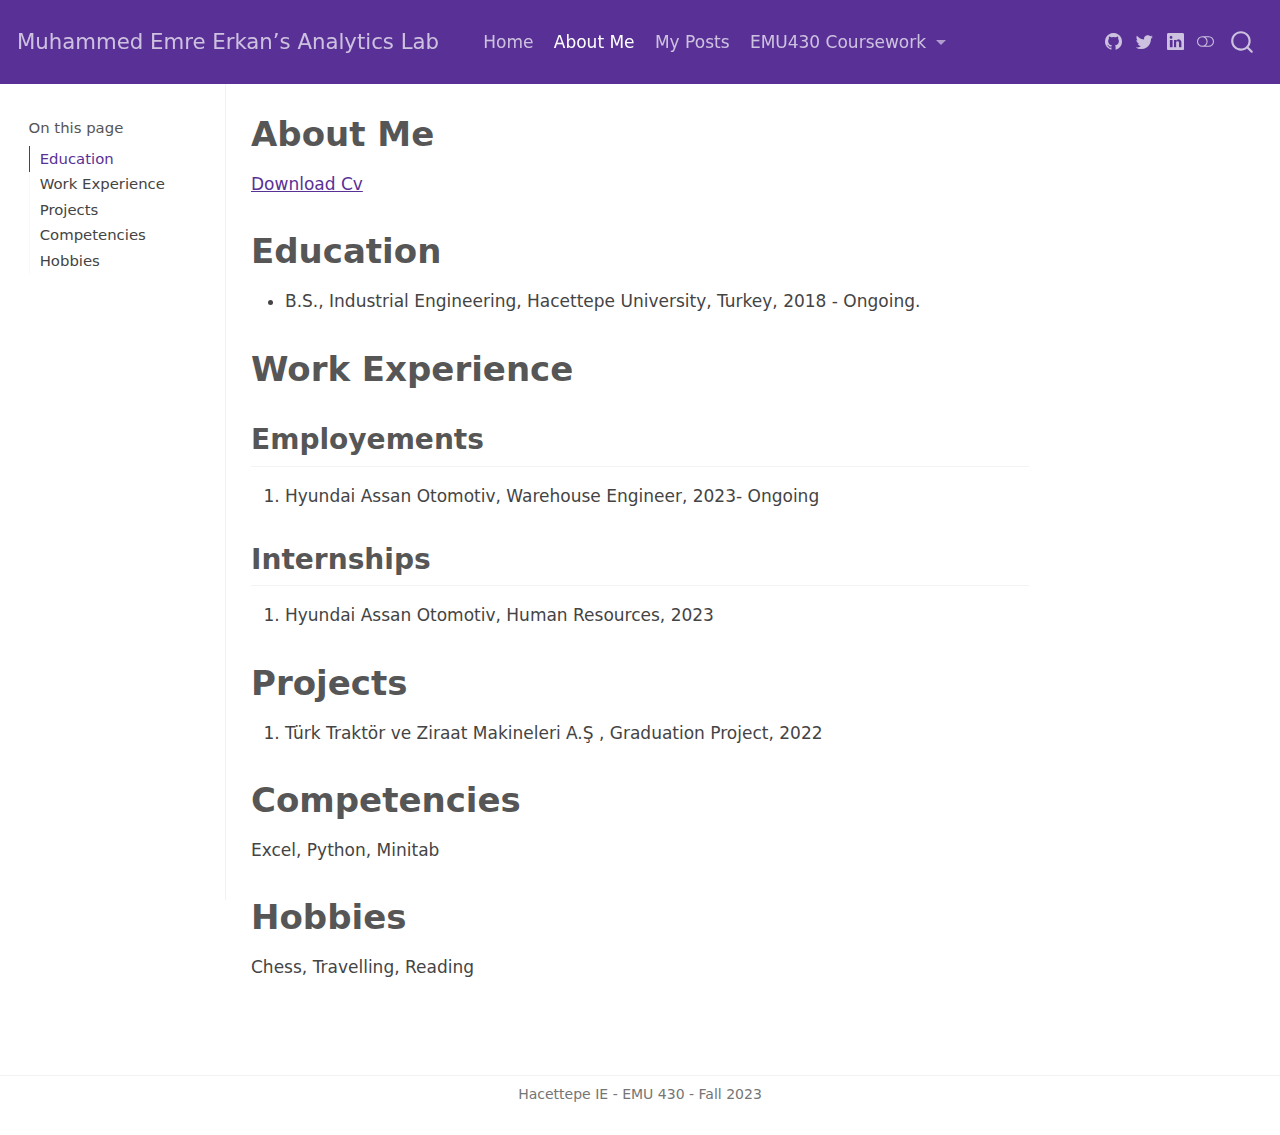
<file: docs/about.html>
<!DOCTYPE html>
<html xmlns="http://www.w3.org/1999/xhtml" lang="en" xml:lang="en"><head>

<meta charset="utf-8">
<meta name="generator" content="quarto-1.3.433">

<meta name="viewport" content="width=device-width, initial-scale=1.0, user-scalable=yes">


<title>Muhammed Emre Erkan’s Analytics Lab - About Me</title>
<style>
code{white-space: pre-wrap;}
span.smallcaps{font-variant: small-caps;}
div.columns{display: flex; gap: min(4vw, 1.5em);}
div.column{flex: auto; overflow-x: auto;}
div.hanging-indent{margin-left: 1.5em; text-indent: -1.5em;}
ul.task-list{list-style: none;}
ul.task-list li input[type="checkbox"] {
  width: 0.8em;
  margin: 0 0.8em 0.2em -1em; /* quarto-specific, see https://github.com/quarto-dev/quarto-cli/issues/4556 */ 
  vertical-align: middle;
}
</style>


<script src="site_libs/quarto-nav/quarto-nav.js"></script>
<script src="site_libs/quarto-nav/headroom.min.js"></script>
<script src="site_libs/clipboard/clipboard.min.js"></script>
<script src="site_libs/quarto-search/autocomplete.umd.js"></script>
<script src="site_libs/quarto-search/fuse.min.js"></script>
<script src="site_libs/quarto-search/quarto-search.js"></script>
<meta name="quarto:offset" content="./">
<script src="site_libs/quarto-html/quarto.js"></script>
<script src="site_libs/quarto-html/popper.min.js"></script>
<script src="site_libs/quarto-html/tippy.umd.min.js"></script>
<script src="site_libs/quarto-html/anchor.min.js"></script>
<link href="site_libs/quarto-html/tippy.css" rel="stylesheet">
<link href="site_libs/quarto-html/quarto-syntax-highlighting.css" rel="stylesheet" class="quarto-color-scheme" id="quarto-text-highlighting-styles">
<link href="site_libs/quarto-html/quarto-syntax-highlighting-dark.css" rel="prefetch" class="quarto-color-scheme quarto-color-alternate" id="quarto-text-highlighting-styles">
<script src="site_libs/bootstrap/bootstrap.min.js"></script>
<link href="site_libs/bootstrap/bootstrap-icons.css" rel="stylesheet">
<link href="site_libs/bootstrap/bootstrap.min.css" rel="stylesheet" class="quarto-color-scheme" id="quarto-bootstrap" data-mode="light">
<link href="site_libs/bootstrap/bootstrap-dark.min.css" rel="prefetch" class="quarto-color-scheme quarto-color-alternate" id="quarto-bootstrap" data-mode="dark">
<script id="quarto-search-options" type="application/json">{
  "location": "navbar",
  "copy-button": false,
  "collapse-after": 3,
  "panel-placement": "end",
  "type": "overlay",
  "limit": 20,
  "language": {
    "search-no-results-text": "No results",
    "search-matching-documents-text": "matching documents",
    "search-copy-link-title": "Copy link to search",
    "search-hide-matches-text": "Hide additional matches",
    "search-more-match-text": "more match in this document",
    "search-more-matches-text": "more matches in this document",
    "search-clear-button-title": "Clear",
    "search-detached-cancel-button-title": "Cancel",
    "search-submit-button-title": "Submit",
    "search-label": "Search"
  }
}</script>


<link rel="stylesheet" href="styles.css">
</head>

<body class="docked nav-fixed">

<div id="quarto-search-results"></div>
  <header id="quarto-header" class="headroom fixed-top">
    <nav class="navbar navbar-expand-lg navbar-dark ">
      <div class="navbar-container container-fluid">
      <div class="navbar-brand-container">
    <a class="navbar-brand" href="./index.html">
    <span class="navbar-title">Muhammed Emre Erkan’s Analytics Lab</span>
    </a>
  </div>
            <div id="quarto-search" class="" title="Search"></div>
          <button class="navbar-toggler" type="button" data-bs-toggle="collapse" data-bs-target="#navbarCollapse" aria-controls="navbarCollapse" aria-expanded="false" aria-label="Toggle navigation" onclick="if (window.quartoToggleHeadroom) { window.quartoToggleHeadroom(); }">
  <span class="navbar-toggler-icon"></span>
</button>
          <div class="collapse navbar-collapse" id="navbarCollapse">
            <ul class="navbar-nav navbar-nav-scroll me-auto">
  <li class="nav-item">
    <a class="nav-link" href="./index.html" rel="" target="">
 <span class="menu-text">Home</span></a>
  </li>  
  <li class="nav-item">
    <a class="nav-link active" href="./about.html" rel="" target="" aria-current="page">
 <span class="menu-text">About Me</span></a>
  </li>  
  <li class="nav-item">
    <a class="nav-link" href="./posts.html" rel="" target="">
 <span class="menu-text">My Posts</span></a>
  </li>  
  <li class="nav-item dropdown ">
    <a class="nav-link dropdown-toggle" href="#" id="nav-menu-emu430-coursework" role="button" data-bs-toggle="dropdown" aria-expanded="false" rel="" target="">
 <span class="menu-text">EMU430 Coursework</span>
    </a>
    <ul class="dropdown-menu" aria-labelledby="nav-menu-emu430-coursework">    
        <li>
    <a class="dropdown-item" href="./assignments.html" rel="" target="">
 <span class="dropdown-text">Assignments</span></a>
  </li>  
        <li>
    <a class="dropdown-item" href="./project.html" rel="" target="">
 <span class="dropdown-text">Project</span></a>
  </li>  
    </ul>
  </li>
</ul>
            <div class="quarto-navbar-tools ms-auto tools-wide">
    <a href="https://github.com/memreerkan" rel="" title="" class="quarto-navigation-tool px-1" aria-label=""><i class="bi bi-github"></i></a>
    <a href="https://twitter.com" rel="" title="" class="quarto-navigation-tool px-1" aria-label=""><i class="bi bi-twitter"></i></a>
    <a href="https://linkedin.com/in/memreerkan" rel="" title="" class="quarto-navigation-tool px-1" aria-label=""><i class="bi bi-linkedin"></i></a>
  <a href="" class="quarto-color-scheme-toggle quarto-navigation-tool  px-1" onclick="window.quartoToggleColorScheme(); return false;" title="Toggle dark mode"><i class="bi"></i></a>
</div>
          </div> <!-- /navcollapse -->
      </div> <!-- /container-fluid -->
    </nav>
</header>
<!-- content -->
<div id="quarto-content" class="quarto-container page-columns page-rows-contents page-layout-article page-navbar">
<!-- sidebar -->
  <nav id="quarto-sidebar" class="sidebar collapse collapse-horizontal sidebar-navigation docked overflow-auto">
    <nav id="TOC" role="doc-toc" class="toc-active">
    <h2 id="toc-title">On this page</h2>
   
  <ul>
  <li><a href="#education" id="toc-education" class="nav-link active" data-scroll-target="#education">Education</a></li>
  <li><a href="#work-experience" id="toc-work-experience" class="nav-link" data-scroll-target="#work-experience">Work Experience</a>
  <ul class="collapse">
  <li><a href="#employements" id="toc-employements" class="nav-link" data-scroll-target="#employements">Employements</a></li>
  <li><a href="#internships" id="toc-internships" class="nav-link" data-scroll-target="#internships">Internships</a></li>
  </ul></li>
  <li><a href="#projects" id="toc-projects" class="nav-link" data-scroll-target="#projects">Projects</a></li>
  <li><a href="#competencies" id="toc-competencies" class="nav-link" data-scroll-target="#competencies">Competencies</a></li>
  <li><a href="#hobbies" id="toc-hobbies" class="nav-link" data-scroll-target="#hobbies">Hobbies</a></li>
  </ul>
</nav>
</nav>
<div id="quarto-sidebar-glass" data-bs-toggle="collapse" data-bs-target="#quarto-sidebar,#quarto-sidebar-glass"></div>
<!-- margin-sidebar -->
    <div id="quarto-margin-sidebar" class="sidebar margin-sidebar">
    </div>
<!-- main -->
<main class="content" id="quarto-document-content">

<header id="title-block-header" class="quarto-title-block default">
<div class="quarto-title">
<h1 class="title">About Me</h1>
</div>



<div class="quarto-title-meta">

    
  
    
  </div>
  

</header>

<p><a href="https://drive.google.com/file/d/1oJQpyk3y0J0Zub6SrTJfj4LoAAxixrBo/view">Download Cv</a></p>
<section id="education" class="level1">
<h1>Education</h1>
<ul>
<li>B.S., Industrial Engineering, Hacettepe University, Turkey, 2018 - Ongoing.</li>
</ul>
</section>
<section id="work-experience" class="level1">
<h1>Work Experience</h1>
<section id="employements" class="level2">
<h2 class="anchored" data-anchor-id="employements">Employements</h2>
<ol type="1">
<li>Hyundai Assan Otomotiv, Warehouse Engineer, 2023- Ongoing</li>
</ol>
</section>
<section id="internships" class="level2">
<h2 class="anchored" data-anchor-id="internships">Internships</h2>
<ol type="1">
<li>Hyundai Assan Otomotiv, Human Resources, 2023</li>
</ol>
</section>
</section>
<section id="projects" class="level1">
<h1>Projects</h1>
<ol type="1">
<li>Türk Traktör ve Ziraat Makineleri A.Ş , Graduation Project, 2022</li>
</ol>
</section>
<section id="competencies" class="level1">
<h1>Competencies</h1>
<p>Excel, Python, Minitab</p>
</section>
<section id="hobbies" class="level1">
<h1>Hobbies</h1>
<p>Chess, Travelling, Reading</p>


</section>

<a onclick="window.scrollTo(0, 0); return false;" role="button" id="quarto-back-to-top"><i class="bi bi-arrow-up"></i> Back to top</a></main> <!-- /main -->
<script id="quarto-html-after-body" type="application/javascript">
window.document.addEventListener("DOMContentLoaded", function (event) {
  const toggleBodyColorMode = (bsSheetEl) => {
    const mode = bsSheetEl.getAttribute("data-mode");
    const bodyEl = window.document.querySelector("body");
    if (mode === "dark") {
      bodyEl.classList.add("quarto-dark");
      bodyEl.classList.remove("quarto-light");
    } else {
      bodyEl.classList.add("quarto-light");
      bodyEl.classList.remove("quarto-dark");
    }
  }
  const toggleBodyColorPrimary = () => {
    const bsSheetEl = window.document.querySelector("link#quarto-bootstrap");
    if (bsSheetEl) {
      toggleBodyColorMode(bsSheetEl);
    }
  }
  toggleBodyColorPrimary();  
  const disableStylesheet = (stylesheets) => {
    for (let i=0; i < stylesheets.length; i++) {
      const stylesheet = stylesheets[i];
      stylesheet.rel = 'prefetch';
    }
  }
  const enableStylesheet = (stylesheets) => {
    for (let i=0; i < stylesheets.length; i++) {
      const stylesheet = stylesheets[i];
      stylesheet.rel = 'stylesheet';
    }
  }
  const manageTransitions = (selector, allowTransitions) => {
    const els = window.document.querySelectorAll(selector);
    for (let i=0; i < els.length; i++) {
      const el = els[i];
      if (allowTransitions) {
        el.classList.remove('notransition');
      } else {
        el.classList.add('notransition');
      }
    }
  }
  const toggleColorMode = (alternate) => {
    // Switch the stylesheets
    const alternateStylesheets = window.document.querySelectorAll('link.quarto-color-scheme.quarto-color-alternate');
    manageTransitions('#quarto-margin-sidebar .nav-link', false);
    if (alternate) {
      enableStylesheet(alternateStylesheets);
      for (const sheetNode of alternateStylesheets) {
        if (sheetNode.id === "quarto-bootstrap") {
          toggleBodyColorMode(sheetNode);
        }
      }
    } else {
      disableStylesheet(alternateStylesheets);
      toggleBodyColorPrimary();
    }
    manageTransitions('#quarto-margin-sidebar .nav-link', true);
    // Switch the toggles
    const toggles = window.document.querySelectorAll('.quarto-color-scheme-toggle');
    for (let i=0; i < toggles.length; i++) {
      const toggle = toggles[i];
      if (toggle) {
        if (alternate) {
          toggle.classList.add("alternate");     
        } else {
          toggle.classList.remove("alternate");
        }
      }
    }
    // Hack to workaround the fact that safari doesn't
    // properly recolor the scrollbar when toggling (#1455)
    if (navigator.userAgent.indexOf('Safari') > 0 && navigator.userAgent.indexOf('Chrome') == -1) {
      manageTransitions("body", false);
      window.scrollTo(0, 1);
      setTimeout(() => {
        window.scrollTo(0, 0);
        manageTransitions("body", true);
      }, 40);  
    }
  }
  const isFileUrl = () => { 
    return window.location.protocol === 'file:';
  }
  const hasAlternateSentinel = () => {  
    let styleSentinel = getColorSchemeSentinel();
    if (styleSentinel !== null) {
      return styleSentinel === "alternate";
    } else {
      return false;
    }
  }
  const setStyleSentinel = (alternate) => {
    const value = alternate ? "alternate" : "default";
    if (!isFileUrl()) {
      window.localStorage.setItem("quarto-color-scheme", value);
    } else {
      localAlternateSentinel = value;
    }
  }
  const getColorSchemeSentinel = () => {
    if (!isFileUrl()) {
      const storageValue = window.localStorage.getItem("quarto-color-scheme");
      return storageValue != null ? storageValue : localAlternateSentinel;
    } else {
      return localAlternateSentinel;
    }
  }
  let localAlternateSentinel = 'default';
  // Dark / light mode switch
  window.quartoToggleColorScheme = () => {
    // Read the current dark / light value 
    let toAlternate = !hasAlternateSentinel();
    toggleColorMode(toAlternate);
    setStyleSentinel(toAlternate);
  };
  // Ensure there is a toggle, if there isn't float one in the top right
  if (window.document.querySelector('.quarto-color-scheme-toggle') === null) {
    const a = window.document.createElement('a');
    a.classList.add('top-right');
    a.classList.add('quarto-color-scheme-toggle');
    a.href = "";
    a.onclick = function() { try { window.quartoToggleColorScheme(); } catch {} return false; };
    const i = window.document.createElement("i");
    i.classList.add('bi');
    a.appendChild(i);
    window.document.body.appendChild(a);
  }
  // Switch to dark mode if need be
  if (hasAlternateSentinel()) {
    toggleColorMode(true);
  } else {
    toggleColorMode(false);
  }
  const icon = "";
  const anchorJS = new window.AnchorJS();
  anchorJS.options = {
    placement: 'right',
    icon: icon
  };
  anchorJS.add('.anchored');
  const isCodeAnnotation = (el) => {
    for (const clz of el.classList) {
      if (clz.startsWith('code-annotation-')) {                     
        return true;
      }
    }
    return false;
  }
  const clipboard = new window.ClipboardJS('.code-copy-button', {
    text: function(trigger) {
      const codeEl = trigger.previousElementSibling.cloneNode(true);
      for (const childEl of codeEl.children) {
        if (isCodeAnnotation(childEl)) {
          childEl.remove();
        }
      }
      return codeEl.innerText;
    }
  });
  clipboard.on('success', function(e) {
    // button target
    const button = e.trigger;
    // don't keep focus
    button.blur();
    // flash "checked"
    button.classList.add('code-copy-button-checked');
    var currentTitle = button.getAttribute("title");
    button.setAttribute("title", "Copied!");
    let tooltip;
    if (window.bootstrap) {
      button.setAttribute("data-bs-toggle", "tooltip");
      button.setAttribute("data-bs-placement", "left");
      button.setAttribute("data-bs-title", "Copied!");
      tooltip = new bootstrap.Tooltip(button, 
        { trigger: "manual", 
          customClass: "code-copy-button-tooltip",
          offset: [0, -8]});
      tooltip.show();    
    }
    setTimeout(function() {
      if (tooltip) {
        tooltip.hide();
        button.removeAttribute("data-bs-title");
        button.removeAttribute("data-bs-toggle");
        button.removeAttribute("data-bs-placement");
      }
      button.setAttribute("title", currentTitle);
      button.classList.remove('code-copy-button-checked');
    }, 1000);
    // clear code selection
    e.clearSelection();
  });
  function tippyHover(el, contentFn) {
    const config = {
      allowHTML: true,
      content: contentFn,
      maxWidth: 500,
      delay: 100,
      arrow: false,
      appendTo: function(el) {
          return el.parentElement;
      },
      interactive: true,
      interactiveBorder: 10,
      theme: 'quarto',
      placement: 'bottom-start'
    };
    window.tippy(el, config); 
  }
  const noterefs = window.document.querySelectorAll('a[role="doc-noteref"]');
  for (var i=0; i<noterefs.length; i++) {
    const ref = noterefs[i];
    tippyHover(ref, function() {
      // use id or data attribute instead here
      let href = ref.getAttribute('data-footnote-href') || ref.getAttribute('href');
      try { href = new URL(href).hash; } catch {}
      const id = href.replace(/^#\/?/, "");
      const note = window.document.getElementById(id);
      return note.innerHTML;
    });
  }
      let selectedAnnoteEl;
      const selectorForAnnotation = ( cell, annotation) => {
        let cellAttr = 'data-code-cell="' + cell + '"';
        let lineAttr = 'data-code-annotation="' +  annotation + '"';
        const selector = 'span[' + cellAttr + '][' + lineAttr + ']';
        return selector;
      }
      const selectCodeLines = (annoteEl) => {
        const doc = window.document;
        const targetCell = annoteEl.getAttribute("data-target-cell");
        const targetAnnotation = annoteEl.getAttribute("data-target-annotation");
        const annoteSpan = window.document.querySelector(selectorForAnnotation(targetCell, targetAnnotation));
        const lines = annoteSpan.getAttribute("data-code-lines").split(",");
        const lineIds = lines.map((line) => {
          return targetCell + "-" + line;
        })
        let top = null;
        let height = null;
        let parent = null;
        if (lineIds.length > 0) {
            //compute the position of the single el (top and bottom and make a div)
            const el = window.document.getElementById(lineIds[0]);
            top = el.offsetTop;
            height = el.offsetHeight;
            parent = el.parentElement.parentElement;
          if (lineIds.length > 1) {
            const lastEl = window.document.getElementById(lineIds[lineIds.length - 1]);
            const bottom = lastEl.offsetTop + lastEl.offsetHeight;
            height = bottom - top;
          }
          if (top !== null && height !== null && parent !== null) {
            // cook up a div (if necessary) and position it 
            let div = window.document.getElementById("code-annotation-line-highlight");
            if (div === null) {
              div = window.document.createElement("div");
              div.setAttribute("id", "code-annotation-line-highlight");
              div.style.position = 'absolute';
              parent.appendChild(div);
            }
            div.style.top = top - 2 + "px";
            div.style.height = height + 4 + "px";
            let gutterDiv = window.document.getElementById("code-annotation-line-highlight-gutter");
            if (gutterDiv === null) {
              gutterDiv = window.document.createElement("div");
              gutterDiv.setAttribute("id", "code-annotation-line-highlight-gutter");
              gutterDiv.style.position = 'absolute';
              const codeCell = window.document.getElementById(targetCell);
              const gutter = codeCell.querySelector('.code-annotation-gutter');
              gutter.appendChild(gutterDiv);
            }
            gutterDiv.style.top = top - 2 + "px";
            gutterDiv.style.height = height + 4 + "px";
          }
          selectedAnnoteEl = annoteEl;
        }
      };
      const unselectCodeLines = () => {
        const elementsIds = ["code-annotation-line-highlight", "code-annotation-line-highlight-gutter"];
        elementsIds.forEach((elId) => {
          const div = window.document.getElementById(elId);
          if (div) {
            div.remove();
          }
        });
        selectedAnnoteEl = undefined;
      };
      // Attach click handler to the DT
      const annoteDls = window.document.querySelectorAll('dt[data-target-cell]');
      for (const annoteDlNode of annoteDls) {
        annoteDlNode.addEventListener('click', (event) => {
          const clickedEl = event.target;
          if (clickedEl !== selectedAnnoteEl) {
            unselectCodeLines();
            const activeEl = window.document.querySelector('dt[data-target-cell].code-annotation-active');
            if (activeEl) {
              activeEl.classList.remove('code-annotation-active');
            }
            selectCodeLines(clickedEl);
            clickedEl.classList.add('code-annotation-active');
          } else {
            // Unselect the line
            unselectCodeLines();
            clickedEl.classList.remove('code-annotation-active');
          }
        });
      }
  const findCites = (el) => {
    const parentEl = el.parentElement;
    if (parentEl) {
      const cites = parentEl.dataset.cites;
      if (cites) {
        return {
          el,
          cites: cites.split(' ')
        };
      } else {
        return findCites(el.parentElement)
      }
    } else {
      return undefined;
    }
  };
  var bibliorefs = window.document.querySelectorAll('a[role="doc-biblioref"]');
  for (var i=0; i<bibliorefs.length; i++) {
    const ref = bibliorefs[i];
    const citeInfo = findCites(ref);
    if (citeInfo) {
      tippyHover(citeInfo.el, function() {
        var popup = window.document.createElement('div');
        citeInfo.cites.forEach(function(cite) {
          var citeDiv = window.document.createElement('div');
          citeDiv.classList.add('hanging-indent');
          citeDiv.classList.add('csl-entry');
          var biblioDiv = window.document.getElementById('ref-' + cite);
          if (biblioDiv) {
            citeDiv.innerHTML = biblioDiv.innerHTML;
          }
          popup.appendChild(citeDiv);
        });
        return popup.innerHTML;
      });
    }
  }
});
</script>
</div> <!-- /content -->
<footer class="footer">
  <div class="nav-footer">
    <div class="nav-footer-left">
      &nbsp;
    </div>   
    <div class="nav-footer-center">Hacettepe IE - EMU 430 - Fall 2023</div>
    <div class="nav-footer-right">
      &nbsp;
    </div>
  </div>
</footer>



</body></html>
</file>
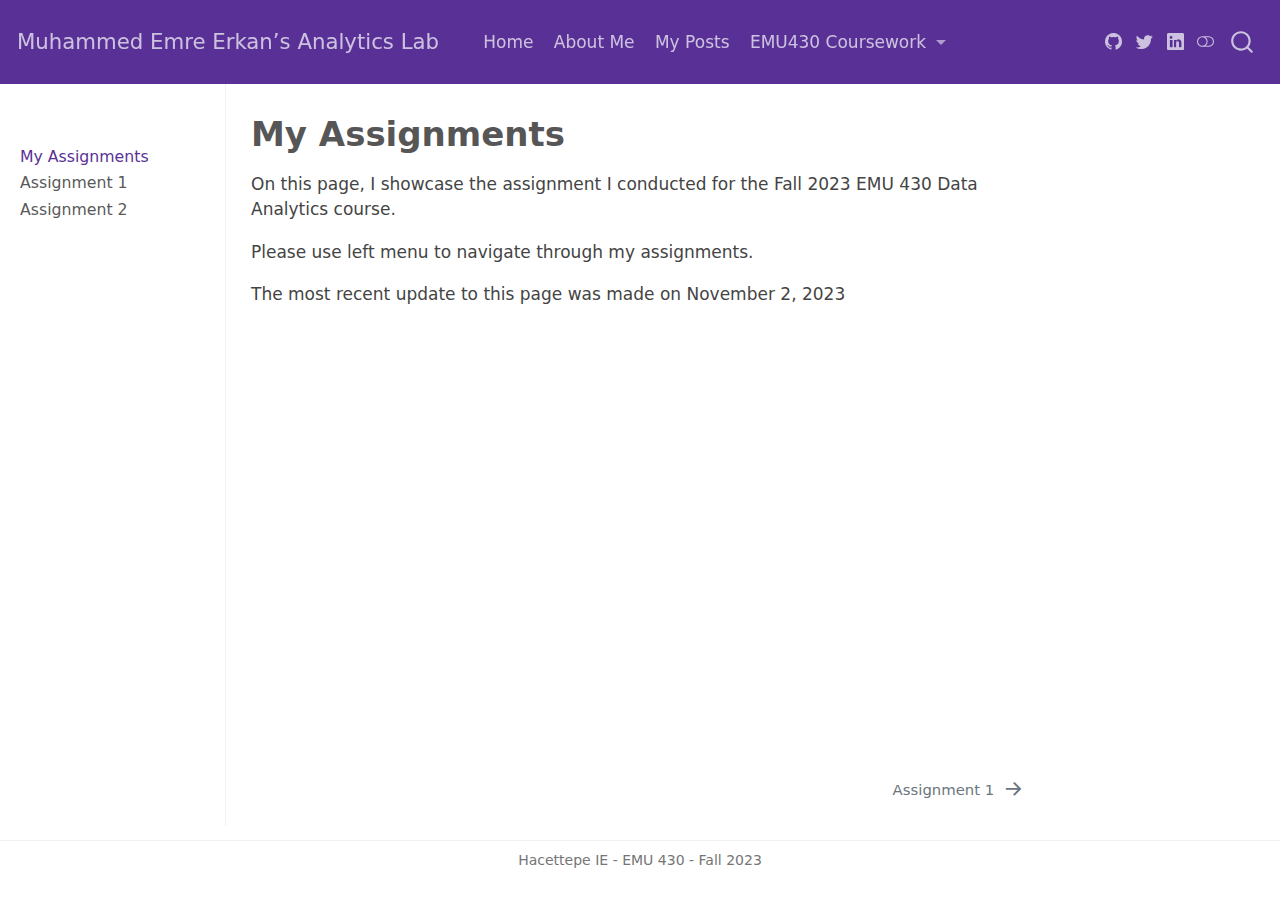
<file: docs/assignments.html>
<!DOCTYPE html>
<html xmlns="http://www.w3.org/1999/xhtml" lang="en" xml:lang="en"><head>

<meta charset="utf-8">
<meta name="generator" content="quarto-1.3.433">

<meta name="viewport" content="width=device-width, initial-scale=1.0, user-scalable=yes">


<title>Muhammed Emre Erkan’s Analytics Lab - My Assignments</title>
<style>
code{white-space: pre-wrap;}
span.smallcaps{font-variant: small-caps;}
div.columns{display: flex; gap: min(4vw, 1.5em);}
div.column{flex: auto; overflow-x: auto;}
div.hanging-indent{margin-left: 1.5em; text-indent: -1.5em;}
ul.task-list{list-style: none;}
ul.task-list li input[type="checkbox"] {
  width: 0.8em;
  margin: 0 0.8em 0.2em -1em; /* quarto-specific, see https://github.com/quarto-dev/quarto-cli/issues/4556 */ 
  vertical-align: middle;
}
</style>


<script src="site_libs/quarto-nav/quarto-nav.js"></script>
<script src="site_libs/quarto-nav/headroom.min.js"></script>
<script src="site_libs/clipboard/clipboard.min.js"></script>
<script src="site_libs/quarto-search/autocomplete.umd.js"></script>
<script src="site_libs/quarto-search/fuse.min.js"></script>
<script src="site_libs/quarto-search/quarto-search.js"></script>
<meta name="quarto:offset" content="./">
<link href="./assignments/assignment-1.html" rel="next">
<script src="site_libs/quarto-html/quarto.js"></script>
<script src="site_libs/quarto-html/popper.min.js"></script>
<script src="site_libs/quarto-html/tippy.umd.min.js"></script>
<script src="site_libs/quarto-html/anchor.min.js"></script>
<link href="site_libs/quarto-html/tippy.css" rel="stylesheet">
<link href="site_libs/quarto-html/quarto-syntax-highlighting.css" rel="stylesheet" class="quarto-color-scheme" id="quarto-text-highlighting-styles">
<link href="site_libs/quarto-html/quarto-syntax-highlighting-dark.css" rel="prefetch" class="quarto-color-scheme quarto-color-alternate" id="quarto-text-highlighting-styles">
<script src="site_libs/bootstrap/bootstrap.min.js"></script>
<link href="site_libs/bootstrap/bootstrap-icons.css" rel="stylesheet">
<link href="site_libs/bootstrap/bootstrap.min.css" rel="stylesheet" class="quarto-color-scheme" id="quarto-bootstrap" data-mode="light">
<link href="site_libs/bootstrap/bootstrap-dark.min.css" rel="prefetch" class="quarto-color-scheme quarto-color-alternate" id="quarto-bootstrap" data-mode="dark">
<script id="quarto-search-options" type="application/json">{
  "location": "navbar",
  "copy-button": false,
  "collapse-after": 3,
  "panel-placement": "end",
  "type": "overlay",
  "limit": 20,
  "language": {
    "search-no-results-text": "No results",
    "search-matching-documents-text": "matching documents",
    "search-copy-link-title": "Copy link to search",
    "search-hide-matches-text": "Hide additional matches",
    "search-more-match-text": "more match in this document",
    "search-more-matches-text": "more matches in this document",
    "search-clear-button-title": "Clear",
    "search-detached-cancel-button-title": "Cancel",
    "search-submit-button-title": "Submit",
    "search-label": "Search"
  }
}</script>


<link rel="stylesheet" href="styles.css">
</head>

<body class="nav-sidebar docked nav-fixed">

<div id="quarto-search-results"></div>
  <header id="quarto-header" class="headroom fixed-top">
    <nav class="navbar navbar-expand-lg navbar-dark ">
      <div class="navbar-container container-fluid">
      <div class="navbar-brand-container">
    <a class="navbar-brand" href="./index.html">
    <span class="navbar-title">Muhammed Emre Erkan’s Analytics Lab</span>
    </a>
  </div>
            <div id="quarto-search" class="" title="Search"></div>
          <button class="navbar-toggler" type="button" data-bs-toggle="collapse" data-bs-target="#navbarCollapse" aria-controls="navbarCollapse" aria-expanded="false" aria-label="Toggle navigation" onclick="if (window.quartoToggleHeadroom) { window.quartoToggleHeadroom(); }">
  <span class="navbar-toggler-icon"></span>
</button>
          <div class="collapse navbar-collapse" id="navbarCollapse">
            <ul class="navbar-nav navbar-nav-scroll me-auto">
  <li class="nav-item">
    <a class="nav-link" href="./index.html" rel="" target="">
 <span class="menu-text">Home</span></a>
  </li>  
  <li class="nav-item">
    <a class="nav-link" href="./about.html" rel="" target="">
 <span class="menu-text">About Me</span></a>
  </li>  
  <li class="nav-item">
    <a class="nav-link" href="./posts.html" rel="" target="">
 <span class="menu-text">My Posts</span></a>
  </li>  
  <li class="nav-item dropdown ">
    <a class="nav-link dropdown-toggle" href="#" id="nav-menu-emu430-coursework" role="button" data-bs-toggle="dropdown" aria-expanded="false" rel="" target="">
 <span class="menu-text">EMU430 Coursework</span>
    </a>
    <ul class="dropdown-menu" aria-labelledby="nav-menu-emu430-coursework">    
        <li>
    <a class="dropdown-item" href="./assignments.html" rel="" target="">
 <span class="dropdown-text">Assignments</span></a>
  </li>  
        <li>
    <a class="dropdown-item" href="./project.html" rel="" target="">
 <span class="dropdown-text">Project</span></a>
  </li>  
    </ul>
  </li>
</ul>
            <div class="quarto-navbar-tools ms-auto tools-wide">
    <a href="https://github.com/memreerkan" rel="" title="" class="quarto-navigation-tool px-1" aria-label=""><i class="bi bi-github"></i></a>
    <a href="https://twitter.com" rel="" title="" class="quarto-navigation-tool px-1" aria-label=""><i class="bi bi-twitter"></i></a>
    <a href="https://linkedin.com/in/memreerkan" rel="" title="" class="quarto-navigation-tool px-1" aria-label=""><i class="bi bi-linkedin"></i></a>
  <a href="" class="quarto-color-scheme-toggle quarto-navigation-tool  px-1" onclick="window.quartoToggleColorScheme(); return false;" title="Toggle dark mode"><i class="bi"></i></a>
</div>
          </div> <!-- /navcollapse -->
      </div> <!-- /container-fluid -->
    </nav>
  <nav class="quarto-secondary-nav">
    <div class="container-fluid d-flex">
      <button type="button" class="quarto-btn-toggle btn" data-bs-toggle="collapse" data-bs-target="#quarto-sidebar,#quarto-sidebar-glass" aria-controls="quarto-sidebar" aria-expanded="false" aria-label="Toggle sidebar navigation" onclick="if (window.quartoToggleHeadroom) { window.quartoToggleHeadroom(); }">
        <i class="bi bi-layout-text-sidebar-reverse"></i>
      </button>
      <nav class="quarto-page-breadcrumbs" aria-label="breadcrumb"><ol class="breadcrumb"><li class="breadcrumb-item"><a href="./assignments.html">My Assignments</a></li></ol></nav>
      <a class="flex-grow-1" role="button" data-bs-toggle="collapse" data-bs-target="#quarto-sidebar,#quarto-sidebar-glass" aria-controls="quarto-sidebar" aria-expanded="false" aria-label="Toggle sidebar navigation" onclick="if (window.quartoToggleHeadroom) { window.quartoToggleHeadroom(); }">      
      </a>
      <button type="button" class="btn quarto-search-button" aria-label="" onclick="window.quartoOpenSearch();">
        <i class="bi bi-search"></i>
      </button>
    </div>
  </nav>
</header>
<!-- content -->
<div id="quarto-content" class="quarto-container page-columns page-rows-contents page-layout-article page-navbar">
<!-- sidebar -->
  <nav id="quarto-sidebar" class="sidebar collapse collapse-horizontal sidebar-navigation docked overflow-auto">
        <div class="mt-2 flex-shrink-0 align-items-center">
        <div class="sidebar-search">
        <div id="quarto-search" class="" title="Search"></div>
        </div>
        </div>
    <div class="sidebar-menu-container"> 
    <ul class="list-unstyled mt-1">
        <li class="sidebar-item">
  <div class="sidebar-item-container"> 
  <a href="./assignments.html" class="sidebar-item-text sidebar-link active">
 <span class="menu-text">My Assignments</span></a>
  </div>
</li>
        <li class="sidebar-item">
  <div class="sidebar-item-container"> 
  <a href="./assignments/assignment-1.html" class="sidebar-item-text sidebar-link">
 <span class="menu-text">Assignment 1</span></a>
  </div>
</li>
        <li class="sidebar-item">
  <div class="sidebar-item-container"> 
  <a href="./assignments/assignment-2.html" class="sidebar-item-text sidebar-link">
 <span class="menu-text">Assignment 2</span></a>
  </div>
</li>
    </ul>
    </div>
    
</nav>
<div id="quarto-sidebar-glass" data-bs-toggle="collapse" data-bs-target="#quarto-sidebar,#quarto-sidebar-glass"></div>
<!-- margin-sidebar -->
    <div id="quarto-margin-sidebar" class="sidebar margin-sidebar">
    </div>
<!-- main -->
<main class="content" id="quarto-document-content">

<header id="title-block-header" class="quarto-title-block default">
<div class="quarto-title">
<h1 class="title">My Assignments</h1>
</div>



<div class="quarto-title-meta">

    
  
    
  </div>
  

</header>

<p>On this page, I showcase the assignment I conducted for the Fall 2023 EMU 430 Data Analytics course.</p>
<p>Please use left menu to navigate through my assignments.</p>
<p>The most recent update to this page was made on November 2, 2023</p>



<a onclick="window.scrollTo(0, 0); return false;" role="button" id="quarto-back-to-top"><i class="bi bi-arrow-up"></i> Back to top</a></main> <!-- /main -->
<script id="quarto-html-after-body" type="application/javascript">
window.document.addEventListener("DOMContentLoaded", function (event) {
  const toggleBodyColorMode = (bsSheetEl) => {
    const mode = bsSheetEl.getAttribute("data-mode");
    const bodyEl = window.document.querySelector("body");
    if (mode === "dark") {
      bodyEl.classList.add("quarto-dark");
      bodyEl.classList.remove("quarto-light");
    } else {
      bodyEl.classList.add("quarto-light");
      bodyEl.classList.remove("quarto-dark");
    }
  }
  const toggleBodyColorPrimary = () => {
    const bsSheetEl = window.document.querySelector("link#quarto-bootstrap");
    if (bsSheetEl) {
      toggleBodyColorMode(bsSheetEl);
    }
  }
  toggleBodyColorPrimary();  
  const disableStylesheet = (stylesheets) => {
    for (let i=0; i < stylesheets.length; i++) {
      const stylesheet = stylesheets[i];
      stylesheet.rel = 'prefetch';
    }
  }
  const enableStylesheet = (stylesheets) => {
    for (let i=0; i < stylesheets.length; i++) {
      const stylesheet = stylesheets[i];
      stylesheet.rel = 'stylesheet';
    }
  }
  const manageTransitions = (selector, allowTransitions) => {
    const els = window.document.querySelectorAll(selector);
    for (let i=0; i < els.length; i++) {
      const el = els[i];
      if (allowTransitions) {
        el.classList.remove('notransition');
      } else {
        el.classList.add('notransition');
      }
    }
  }
  const toggleColorMode = (alternate) => {
    // Switch the stylesheets
    const alternateStylesheets = window.document.querySelectorAll('link.quarto-color-scheme.quarto-color-alternate');
    manageTransitions('#quarto-margin-sidebar .nav-link', false);
    if (alternate) {
      enableStylesheet(alternateStylesheets);
      for (const sheetNode of alternateStylesheets) {
        if (sheetNode.id === "quarto-bootstrap") {
          toggleBodyColorMode(sheetNode);
        }
      }
    } else {
      disableStylesheet(alternateStylesheets);
      toggleBodyColorPrimary();
    }
    manageTransitions('#quarto-margin-sidebar .nav-link', true);
    // Switch the toggles
    const toggles = window.document.querySelectorAll('.quarto-color-scheme-toggle');
    for (let i=0; i < toggles.length; i++) {
      const toggle = toggles[i];
      if (toggle) {
        if (alternate) {
          toggle.classList.add("alternate");     
        } else {
          toggle.classList.remove("alternate");
        }
      }
    }
    // Hack to workaround the fact that safari doesn't
    // properly recolor the scrollbar when toggling (#1455)
    if (navigator.userAgent.indexOf('Safari') > 0 && navigator.userAgent.indexOf('Chrome') == -1) {
      manageTransitions("body", false);
      window.scrollTo(0, 1);
      setTimeout(() => {
        window.scrollTo(0, 0);
        manageTransitions("body", true);
      }, 40);  
    }
  }
  const isFileUrl = () => { 
    return window.location.protocol === 'file:';
  }
  const hasAlternateSentinel = () => {  
    let styleSentinel = getColorSchemeSentinel();
    if (styleSentinel !== null) {
      return styleSentinel === "alternate";
    } else {
      return false;
    }
  }
  const setStyleSentinel = (alternate) => {
    const value = alternate ? "alternate" : "default";
    if (!isFileUrl()) {
      window.localStorage.setItem("quarto-color-scheme", value);
    } else {
      localAlternateSentinel = value;
    }
  }
  const getColorSchemeSentinel = () => {
    if (!isFileUrl()) {
      const storageValue = window.localStorage.getItem("quarto-color-scheme");
      return storageValue != null ? storageValue : localAlternateSentinel;
    } else {
      return localAlternateSentinel;
    }
  }
  let localAlternateSentinel = 'default';
  // Dark / light mode switch
  window.quartoToggleColorScheme = () => {
    // Read the current dark / light value 
    let toAlternate = !hasAlternateSentinel();
    toggleColorMode(toAlternate);
    setStyleSentinel(toAlternate);
  };
  // Ensure there is a toggle, if there isn't float one in the top right
  if (window.document.querySelector('.quarto-color-scheme-toggle') === null) {
    const a = window.document.createElement('a');
    a.classList.add('top-right');
    a.classList.add('quarto-color-scheme-toggle');
    a.href = "";
    a.onclick = function() { try { window.quartoToggleColorScheme(); } catch {} return false; };
    const i = window.document.createElement("i");
    i.classList.add('bi');
    a.appendChild(i);
    window.document.body.appendChild(a);
  }
  // Switch to dark mode if need be
  if (hasAlternateSentinel()) {
    toggleColorMode(true);
  } else {
    toggleColorMode(false);
  }
  const icon = "";
  const anchorJS = new window.AnchorJS();
  anchorJS.options = {
    placement: 'right',
    icon: icon
  };
  anchorJS.add('.anchored');
  const isCodeAnnotation = (el) => {
    for (const clz of el.classList) {
      if (clz.startsWith('code-annotation-')) {                     
        return true;
      }
    }
    return false;
  }
  const clipboard = new window.ClipboardJS('.code-copy-button', {
    text: function(trigger) {
      const codeEl = trigger.previousElementSibling.cloneNode(true);
      for (const childEl of codeEl.children) {
        if (isCodeAnnotation(childEl)) {
          childEl.remove();
        }
      }
      return codeEl.innerText;
    }
  });
  clipboard.on('success', function(e) {
    // button target
    const button = e.trigger;
    // don't keep focus
    button.blur();
    // flash "checked"
    button.classList.add('code-copy-button-checked');
    var currentTitle = button.getAttribute("title");
    button.setAttribute("title", "Copied!");
    let tooltip;
    if (window.bootstrap) {
      button.setAttribute("data-bs-toggle", "tooltip");
      button.setAttribute("data-bs-placement", "left");
      button.setAttribute("data-bs-title", "Copied!");
      tooltip = new bootstrap.Tooltip(button, 
        { trigger: "manual", 
          customClass: "code-copy-button-tooltip",
          offset: [0, -8]});
      tooltip.show();    
    }
    setTimeout(function() {
      if (tooltip) {
        tooltip.hide();
        button.removeAttribute("data-bs-title");
        button.removeAttribute("data-bs-toggle");
        button.removeAttribute("data-bs-placement");
      }
      button.setAttribute("title", currentTitle);
      button.classList.remove('code-copy-button-checked');
    }, 1000);
    // clear code selection
    e.clearSelection();
  });
  function tippyHover(el, contentFn) {
    const config = {
      allowHTML: true,
      content: contentFn,
      maxWidth: 500,
      delay: 100,
      arrow: false,
      appendTo: function(el) {
          return el.parentElement;
      },
      interactive: true,
      interactiveBorder: 10,
      theme: 'quarto',
      placement: 'bottom-start'
    };
    window.tippy(el, config); 
  }
  const noterefs = window.document.querySelectorAll('a[role="doc-noteref"]');
  for (var i=0; i<noterefs.length; i++) {
    const ref = noterefs[i];
    tippyHover(ref, function() {
      // use id or data attribute instead here
      let href = ref.getAttribute('data-footnote-href') || ref.getAttribute('href');
      try { href = new URL(href).hash; } catch {}
      const id = href.replace(/^#\/?/, "");
      const note = window.document.getElementById(id);
      return note.innerHTML;
    });
  }
      let selectedAnnoteEl;
      const selectorForAnnotation = ( cell, annotation) => {
        let cellAttr = 'data-code-cell="' + cell + '"';
        let lineAttr = 'data-code-annotation="' +  annotation + '"';
        const selector = 'span[' + cellAttr + '][' + lineAttr + ']';
        return selector;
      }
      const selectCodeLines = (annoteEl) => {
        const doc = window.document;
        const targetCell = annoteEl.getAttribute("data-target-cell");
        const targetAnnotation = annoteEl.getAttribute("data-target-annotation");
        const annoteSpan = window.document.querySelector(selectorForAnnotation(targetCell, targetAnnotation));
        const lines = annoteSpan.getAttribute("data-code-lines").split(",");
        const lineIds = lines.map((line) => {
          return targetCell + "-" + line;
        })
        let top = null;
        let height = null;
        let parent = null;
        if (lineIds.length > 0) {
            //compute the position of the single el (top and bottom and make a div)
            const el = window.document.getElementById(lineIds[0]);
            top = el.offsetTop;
            height = el.offsetHeight;
            parent = el.parentElement.parentElement;
          if (lineIds.length > 1) {
            const lastEl = window.document.getElementById(lineIds[lineIds.length - 1]);
            const bottom = lastEl.offsetTop + lastEl.offsetHeight;
            height = bottom - top;
          }
          if (top !== null && height !== null && parent !== null) {
            // cook up a div (if necessary) and position it 
            let div = window.document.getElementById("code-annotation-line-highlight");
            if (div === null) {
              div = window.document.createElement("div");
              div.setAttribute("id", "code-annotation-line-highlight");
              div.style.position = 'absolute';
              parent.appendChild(div);
            }
            div.style.top = top - 2 + "px";
            div.style.height = height + 4 + "px";
            let gutterDiv = window.document.getElementById("code-annotation-line-highlight-gutter");
            if (gutterDiv === null) {
              gutterDiv = window.document.createElement("div");
              gutterDiv.setAttribute("id", "code-annotation-line-highlight-gutter");
              gutterDiv.style.position = 'absolute';
              const codeCell = window.document.getElementById(targetCell);
              const gutter = codeCell.querySelector('.code-annotation-gutter');
              gutter.appendChild(gutterDiv);
            }
            gutterDiv.style.top = top - 2 + "px";
            gutterDiv.style.height = height + 4 + "px";
          }
          selectedAnnoteEl = annoteEl;
        }
      };
      const unselectCodeLines = () => {
        const elementsIds = ["code-annotation-line-highlight", "code-annotation-line-highlight-gutter"];
        elementsIds.forEach((elId) => {
          const div = window.document.getElementById(elId);
          if (div) {
            div.remove();
          }
        });
        selectedAnnoteEl = undefined;
      };
      // Attach click handler to the DT
      const annoteDls = window.document.querySelectorAll('dt[data-target-cell]');
      for (const annoteDlNode of annoteDls) {
        annoteDlNode.addEventListener('click', (event) => {
          const clickedEl = event.target;
          if (clickedEl !== selectedAnnoteEl) {
            unselectCodeLines();
            const activeEl = window.document.querySelector('dt[data-target-cell].code-annotation-active');
            if (activeEl) {
              activeEl.classList.remove('code-annotation-active');
            }
            selectCodeLines(clickedEl);
            clickedEl.classList.add('code-annotation-active');
          } else {
            // Unselect the line
            unselectCodeLines();
            clickedEl.classList.remove('code-annotation-active');
          }
        });
      }
  const findCites = (el) => {
    const parentEl = el.parentElement;
    if (parentEl) {
      const cites = parentEl.dataset.cites;
      if (cites) {
        return {
          el,
          cites: cites.split(' ')
        };
      } else {
        return findCites(el.parentElement)
      }
    } else {
      return undefined;
    }
  };
  var bibliorefs = window.document.querySelectorAll('a[role="doc-biblioref"]');
  for (var i=0; i<bibliorefs.length; i++) {
    const ref = bibliorefs[i];
    const citeInfo = findCites(ref);
    if (citeInfo) {
      tippyHover(citeInfo.el, function() {
        var popup = window.document.createElement('div');
        citeInfo.cites.forEach(function(cite) {
          var citeDiv = window.document.createElement('div');
          citeDiv.classList.add('hanging-indent');
          citeDiv.classList.add('csl-entry');
          var biblioDiv = window.document.getElementById('ref-' + cite);
          if (biblioDiv) {
            citeDiv.innerHTML = biblioDiv.innerHTML;
          }
          popup.appendChild(citeDiv);
        });
        return popup.innerHTML;
      });
    }
  }
});
</script>
<nav class="page-navigation">
  <div class="nav-page nav-page-previous">
  </div>
  <div class="nav-page nav-page-next">
      <a href="./assignments/assignment-1.html" class="pagination-link">
        <span class="nav-page-text">Assignment 1</span> <i class="bi bi-arrow-right-short"></i>
      </a>
  </div>
</nav>
</div> <!-- /content -->
<footer class="footer">
  <div class="nav-footer">
    <div class="nav-footer-left">
      &nbsp;
    </div>   
    <div class="nav-footer-center">Hacettepe IE - EMU 430 - Fall 2023</div>
    <div class="nav-footer-right">
      &nbsp;
    </div>
  </div>
</footer>



</body></html>
</file>
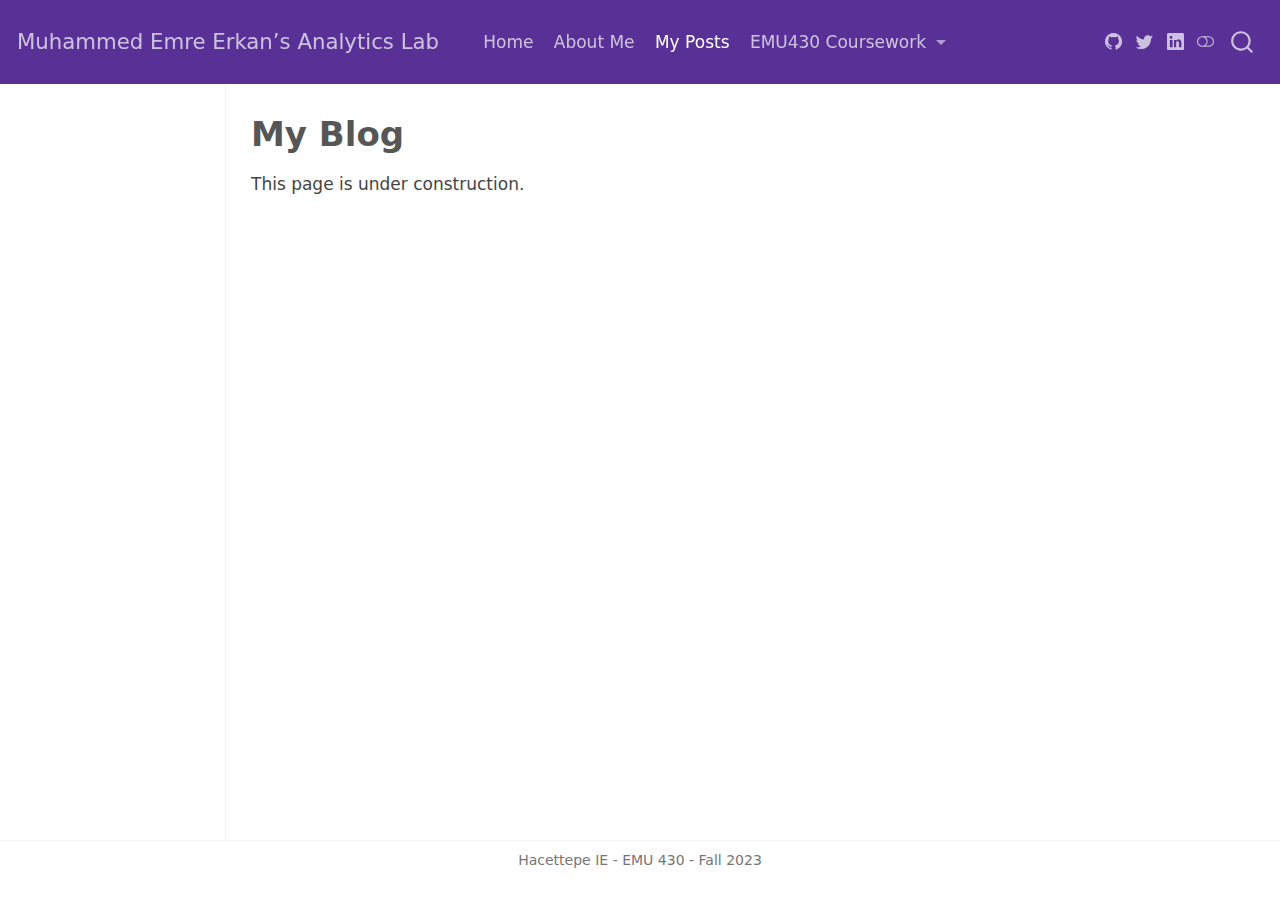
<file: docs/posts.html>
<!DOCTYPE html>
<html xmlns="http://www.w3.org/1999/xhtml" lang="en" xml:lang="en"><head>

<meta charset="utf-8">
<meta name="generator" content="quarto-1.3.433">

<meta name="viewport" content="width=device-width, initial-scale=1.0, user-scalable=yes">


<title>Muhammed Emre Erkan’s Analytics Lab - My Blog</title>
<style>
code{white-space: pre-wrap;}
span.smallcaps{font-variant: small-caps;}
div.columns{display: flex; gap: min(4vw, 1.5em);}
div.column{flex: auto; overflow-x: auto;}
div.hanging-indent{margin-left: 1.5em; text-indent: -1.5em;}
ul.task-list{list-style: none;}
ul.task-list li input[type="checkbox"] {
  width: 0.8em;
  margin: 0 0.8em 0.2em -1em; /* quarto-specific, see https://github.com/quarto-dev/quarto-cli/issues/4556 */ 
  vertical-align: middle;
}
</style>


<script src="site_libs/quarto-nav/quarto-nav.js"></script>
<script src="site_libs/quarto-nav/headroom.min.js"></script>
<script src="site_libs/clipboard/clipboard.min.js"></script>
<script src="site_libs/quarto-search/autocomplete.umd.js"></script>
<script src="site_libs/quarto-search/fuse.min.js"></script>
<script src="site_libs/quarto-search/quarto-search.js"></script>
<meta name="quarto:offset" content="./">
<script src="site_libs/quarto-html/quarto.js"></script>
<script src="site_libs/quarto-html/popper.min.js"></script>
<script src="site_libs/quarto-html/tippy.umd.min.js"></script>
<script src="site_libs/quarto-html/anchor.min.js"></script>
<link href="site_libs/quarto-html/tippy.css" rel="stylesheet">
<link href="site_libs/quarto-html/quarto-syntax-highlighting.css" rel="stylesheet" class="quarto-color-scheme" id="quarto-text-highlighting-styles">
<link href="site_libs/quarto-html/quarto-syntax-highlighting-dark.css" rel="prefetch" class="quarto-color-scheme quarto-color-alternate" id="quarto-text-highlighting-styles">
<script src="site_libs/bootstrap/bootstrap.min.js"></script>
<link href="site_libs/bootstrap/bootstrap-icons.css" rel="stylesheet">
<link href="site_libs/bootstrap/bootstrap.min.css" rel="stylesheet" class="quarto-color-scheme" id="quarto-bootstrap" data-mode="light">
<link href="site_libs/bootstrap/bootstrap-dark.min.css" rel="prefetch" class="quarto-color-scheme quarto-color-alternate" id="quarto-bootstrap" data-mode="dark">
<script id="quarto-search-options" type="application/json">{
  "location": "navbar",
  "copy-button": false,
  "collapse-after": 3,
  "panel-placement": "end",
  "type": "overlay",
  "limit": 20,
  "language": {
    "search-no-results-text": "No results",
    "search-matching-documents-text": "matching documents",
    "search-copy-link-title": "Copy link to search",
    "search-hide-matches-text": "Hide additional matches",
    "search-more-match-text": "more match in this document",
    "search-more-matches-text": "more matches in this document",
    "search-clear-button-title": "Clear",
    "search-detached-cancel-button-title": "Cancel",
    "search-submit-button-title": "Submit",
    "search-label": "Search"
  }
}</script>


<link rel="stylesheet" href="styles.css">
</head>

<body class="docked nav-fixed">

<div id="quarto-search-results"></div>
  <header id="quarto-header" class="headroom fixed-top">
    <nav class="navbar navbar-expand-lg navbar-dark ">
      <div class="navbar-container container-fluid">
      <div class="navbar-brand-container">
    <a class="navbar-brand" href="./index.html">
    <span class="navbar-title">Muhammed Emre Erkan’s Analytics Lab</span>
    </a>
  </div>
            <div id="quarto-search" class="" title="Search"></div>
          <button class="navbar-toggler" type="button" data-bs-toggle="collapse" data-bs-target="#navbarCollapse" aria-controls="navbarCollapse" aria-expanded="false" aria-label="Toggle navigation" onclick="if (window.quartoToggleHeadroom) { window.quartoToggleHeadroom(); }">
  <span class="navbar-toggler-icon"></span>
</button>
          <div class="collapse navbar-collapse" id="navbarCollapse">
            <ul class="navbar-nav navbar-nav-scroll me-auto">
  <li class="nav-item">
    <a class="nav-link" href="./index.html" rel="" target="">
 <span class="menu-text">Home</span></a>
  </li>  
  <li class="nav-item">
    <a class="nav-link" href="./about.html" rel="" target="">
 <span class="menu-text">About Me</span></a>
  </li>  
  <li class="nav-item">
    <a class="nav-link active" href="./posts.html" rel="" target="" aria-current="page">
 <span class="menu-text">My Posts</span></a>
  </li>  
  <li class="nav-item dropdown ">
    <a class="nav-link dropdown-toggle" href="#" id="nav-menu-emu430-coursework" role="button" data-bs-toggle="dropdown" aria-expanded="false" rel="" target="">
 <span class="menu-text">EMU430 Coursework</span>
    </a>
    <ul class="dropdown-menu" aria-labelledby="nav-menu-emu430-coursework">    
        <li>
    <a class="dropdown-item" href="./assignments.html" rel="" target="">
 <span class="dropdown-text">Assignments</span></a>
  </li>  
        <li>
    <a class="dropdown-item" href="./project.html" rel="" target="">
 <span class="dropdown-text">Project</span></a>
  </li>  
    </ul>
  </li>
</ul>
            <div class="quarto-navbar-tools ms-auto tools-wide">
    <a href="https://github.com/memreerkan" rel="" title="" class="quarto-navigation-tool px-1" aria-label=""><i class="bi bi-github"></i></a>
    <a href="https://twitter.com" rel="" title="" class="quarto-navigation-tool px-1" aria-label=""><i class="bi bi-twitter"></i></a>
    <a href="https://linkedin.com/in/memreerkan" rel="" title="" class="quarto-navigation-tool px-1" aria-label=""><i class="bi bi-linkedin"></i></a>
  <a href="" class="quarto-color-scheme-toggle quarto-navigation-tool  px-1" onclick="window.quartoToggleColorScheme(); return false;" title="Toggle dark mode"><i class="bi"></i></a>
</div>
          </div> <!-- /navcollapse -->
      </div> <!-- /container-fluid -->
    </nav>
</header>
<!-- content -->
<div id="quarto-content" class="quarto-container page-columns page-rows-contents page-layout-article page-navbar">
<!-- sidebar -->
  <nav id="quarto-sidebar" class="sidebar collapse collapse-horizontal sidebar-navigation docked overflow-auto">
    
</nav>
<div id="quarto-sidebar-glass" data-bs-toggle="collapse" data-bs-target="#quarto-sidebar,#quarto-sidebar-glass"></div>
<!-- margin-sidebar -->
    <div id="quarto-margin-sidebar" class="sidebar margin-sidebar">
    </div>
<!-- main -->
<main class="content" id="quarto-document-content">

<header id="title-block-header" class="quarto-title-block default">
<div class="quarto-title">
<h1 class="title">My Blog</h1>
</div>



<div class="quarto-title-meta">

    
  
    
  </div>
  

</header>

<p>This page is under construction.</p>



<a onclick="window.scrollTo(0, 0); return false;" role="button" id="quarto-back-to-top"><i class="bi bi-arrow-up"></i> Back to top</a></main> <!-- /main -->
<script id="quarto-html-after-body" type="application/javascript">
window.document.addEventListener("DOMContentLoaded", function (event) {
  const toggleBodyColorMode = (bsSheetEl) => {
    const mode = bsSheetEl.getAttribute("data-mode");
    const bodyEl = window.document.querySelector("body");
    if (mode === "dark") {
      bodyEl.classList.add("quarto-dark");
      bodyEl.classList.remove("quarto-light");
    } else {
      bodyEl.classList.add("quarto-light");
      bodyEl.classList.remove("quarto-dark");
    }
  }
  const toggleBodyColorPrimary = () => {
    const bsSheetEl = window.document.querySelector("link#quarto-bootstrap");
    if (bsSheetEl) {
      toggleBodyColorMode(bsSheetEl);
    }
  }
  toggleBodyColorPrimary();  
  const disableStylesheet = (stylesheets) => {
    for (let i=0; i < stylesheets.length; i++) {
      const stylesheet = stylesheets[i];
      stylesheet.rel = 'prefetch';
    }
  }
  const enableStylesheet = (stylesheets) => {
    for (let i=0; i < stylesheets.length; i++) {
      const stylesheet = stylesheets[i];
      stylesheet.rel = 'stylesheet';
    }
  }
  const manageTransitions = (selector, allowTransitions) => {
    const els = window.document.querySelectorAll(selector);
    for (let i=0; i < els.length; i++) {
      const el = els[i];
      if (allowTransitions) {
        el.classList.remove('notransition');
      } else {
        el.classList.add('notransition');
      }
    }
  }
  const toggleColorMode = (alternate) => {
    // Switch the stylesheets
    const alternateStylesheets = window.document.querySelectorAll('link.quarto-color-scheme.quarto-color-alternate');
    manageTransitions('#quarto-margin-sidebar .nav-link', false);
    if (alternate) {
      enableStylesheet(alternateStylesheets);
      for (const sheetNode of alternateStylesheets) {
        if (sheetNode.id === "quarto-bootstrap") {
          toggleBodyColorMode(sheetNode);
        }
      }
    } else {
      disableStylesheet(alternateStylesheets);
      toggleBodyColorPrimary();
    }
    manageTransitions('#quarto-margin-sidebar .nav-link', true);
    // Switch the toggles
    const toggles = window.document.querySelectorAll('.quarto-color-scheme-toggle');
    for (let i=0; i < toggles.length; i++) {
      const toggle = toggles[i];
      if (toggle) {
        if (alternate) {
          toggle.classList.add("alternate");     
        } else {
          toggle.classList.remove("alternate");
        }
      }
    }
    // Hack to workaround the fact that safari doesn't
    // properly recolor the scrollbar when toggling (#1455)
    if (navigator.userAgent.indexOf('Safari') > 0 && navigator.userAgent.indexOf('Chrome') == -1) {
      manageTransitions("body", false);
      window.scrollTo(0, 1);
      setTimeout(() => {
        window.scrollTo(0, 0);
        manageTransitions("body", true);
      }, 40);  
    }
  }
  const isFileUrl = () => { 
    return window.location.protocol === 'file:';
  }
  const hasAlternateSentinel = () => {  
    let styleSentinel = getColorSchemeSentinel();
    if (styleSentinel !== null) {
      return styleSentinel === "alternate";
    } else {
      return false;
    }
  }
  const setStyleSentinel = (alternate) => {
    const value = alternate ? "alternate" : "default";
    if (!isFileUrl()) {
      window.localStorage.setItem("quarto-color-scheme", value);
    } else {
      localAlternateSentinel = value;
    }
  }
  const getColorSchemeSentinel = () => {
    if (!isFileUrl()) {
      const storageValue = window.localStorage.getItem("quarto-color-scheme");
      return storageValue != null ? storageValue : localAlternateSentinel;
    } else {
      return localAlternateSentinel;
    }
  }
  let localAlternateSentinel = 'default';
  // Dark / light mode switch
  window.quartoToggleColorScheme = () => {
    // Read the current dark / light value 
    let toAlternate = !hasAlternateSentinel();
    toggleColorMode(toAlternate);
    setStyleSentinel(toAlternate);
  };
  // Ensure there is a toggle, if there isn't float one in the top right
  if (window.document.querySelector('.quarto-color-scheme-toggle') === null) {
    const a = window.document.createElement('a');
    a.classList.add('top-right');
    a.classList.add('quarto-color-scheme-toggle');
    a.href = "";
    a.onclick = function() { try { window.quartoToggleColorScheme(); } catch {} return false; };
    const i = window.document.createElement("i");
    i.classList.add('bi');
    a.appendChild(i);
    window.document.body.appendChild(a);
  }
  // Switch to dark mode if need be
  if (hasAlternateSentinel()) {
    toggleColorMode(true);
  } else {
    toggleColorMode(false);
  }
  const icon = "";
  const anchorJS = new window.AnchorJS();
  anchorJS.options = {
    placement: 'right',
    icon: icon
  };
  anchorJS.add('.anchored');
  const isCodeAnnotation = (el) => {
    for (const clz of el.classList) {
      if (clz.startsWith('code-annotation-')) {                     
        return true;
      }
    }
    return false;
  }
  const clipboard = new window.ClipboardJS('.code-copy-button', {
    text: function(trigger) {
      const codeEl = trigger.previousElementSibling.cloneNode(true);
      for (const childEl of codeEl.children) {
        if (isCodeAnnotation(childEl)) {
          childEl.remove();
        }
      }
      return codeEl.innerText;
    }
  });
  clipboard.on('success', function(e) {
    // button target
    const button = e.trigger;
    // don't keep focus
    button.blur();
    // flash "checked"
    button.classList.add('code-copy-button-checked');
    var currentTitle = button.getAttribute("title");
    button.setAttribute("title", "Copied!");
    let tooltip;
    if (window.bootstrap) {
      button.setAttribute("data-bs-toggle", "tooltip");
      button.setAttribute("data-bs-placement", "left");
      button.setAttribute("data-bs-title", "Copied!");
      tooltip = new bootstrap.Tooltip(button, 
        { trigger: "manual", 
          customClass: "code-copy-button-tooltip",
          offset: [0, -8]});
      tooltip.show();    
    }
    setTimeout(function() {
      if (tooltip) {
        tooltip.hide();
        button.removeAttribute("data-bs-title");
        button.removeAttribute("data-bs-toggle");
        button.removeAttribute("data-bs-placement");
      }
      button.setAttribute("title", currentTitle);
      button.classList.remove('code-copy-button-checked');
    }, 1000);
    // clear code selection
    e.clearSelection();
  });
  function tippyHover(el, contentFn) {
    const config = {
      allowHTML: true,
      content: contentFn,
      maxWidth: 500,
      delay: 100,
      arrow: false,
      appendTo: function(el) {
          return el.parentElement;
      },
      interactive: true,
      interactiveBorder: 10,
      theme: 'quarto',
      placement: 'bottom-start'
    };
    window.tippy(el, config); 
  }
  const noterefs = window.document.querySelectorAll('a[role="doc-noteref"]');
  for (var i=0; i<noterefs.length; i++) {
    const ref = noterefs[i];
    tippyHover(ref, function() {
      // use id or data attribute instead here
      let href = ref.getAttribute('data-footnote-href') || ref.getAttribute('href');
      try { href = new URL(href).hash; } catch {}
      const id = href.replace(/^#\/?/, "");
      const note = window.document.getElementById(id);
      return note.innerHTML;
    });
  }
      let selectedAnnoteEl;
      const selectorForAnnotation = ( cell, annotation) => {
        let cellAttr = 'data-code-cell="' + cell + '"';
        let lineAttr = 'data-code-annotation="' +  annotation + '"';
        const selector = 'span[' + cellAttr + '][' + lineAttr + ']';
        return selector;
      }
      const selectCodeLines = (annoteEl) => {
        const doc = window.document;
        const targetCell = annoteEl.getAttribute("data-target-cell");
        const targetAnnotation = annoteEl.getAttribute("data-target-annotation");
        const annoteSpan = window.document.querySelector(selectorForAnnotation(targetCell, targetAnnotation));
        const lines = annoteSpan.getAttribute("data-code-lines").split(",");
        const lineIds = lines.map((line) => {
          return targetCell + "-" + line;
        })
        let top = null;
        let height = null;
        let parent = null;
        if (lineIds.length > 0) {
            //compute the position of the single el (top and bottom and make a div)
            const el = window.document.getElementById(lineIds[0]);
            top = el.offsetTop;
            height = el.offsetHeight;
            parent = el.parentElement.parentElement;
          if (lineIds.length > 1) {
            const lastEl = window.document.getElementById(lineIds[lineIds.length - 1]);
            const bottom = lastEl.offsetTop + lastEl.offsetHeight;
            height = bottom - top;
          }
          if (top !== null && height !== null && parent !== null) {
            // cook up a div (if necessary) and position it 
            let div = window.document.getElementById("code-annotation-line-highlight");
            if (div === null) {
              div = window.document.createElement("div");
              div.setAttribute("id", "code-annotation-line-highlight");
              div.style.position = 'absolute';
              parent.appendChild(div);
            }
            div.style.top = top - 2 + "px";
            div.style.height = height + 4 + "px";
            let gutterDiv = window.document.getElementById("code-annotation-line-highlight-gutter");
            if (gutterDiv === null) {
              gutterDiv = window.document.createElement("div");
              gutterDiv.setAttribute("id", "code-annotation-line-highlight-gutter");
              gutterDiv.style.position = 'absolute';
              const codeCell = window.document.getElementById(targetCell);
              const gutter = codeCell.querySelector('.code-annotation-gutter');
              gutter.appendChild(gutterDiv);
            }
            gutterDiv.style.top = top - 2 + "px";
            gutterDiv.style.height = height + 4 + "px";
          }
          selectedAnnoteEl = annoteEl;
        }
      };
      const unselectCodeLines = () => {
        const elementsIds = ["code-annotation-line-highlight", "code-annotation-line-highlight-gutter"];
        elementsIds.forEach((elId) => {
          const div = window.document.getElementById(elId);
          if (div) {
            div.remove();
          }
        });
        selectedAnnoteEl = undefined;
      };
      // Attach click handler to the DT
      const annoteDls = window.document.querySelectorAll('dt[data-target-cell]');
      for (const annoteDlNode of annoteDls) {
        annoteDlNode.addEventListener('click', (event) => {
          const clickedEl = event.target;
          if (clickedEl !== selectedAnnoteEl) {
            unselectCodeLines();
            const activeEl = window.document.querySelector('dt[data-target-cell].code-annotation-active');
            if (activeEl) {
              activeEl.classList.remove('code-annotation-active');
            }
            selectCodeLines(clickedEl);
            clickedEl.classList.add('code-annotation-active');
          } else {
            // Unselect the line
            unselectCodeLines();
            clickedEl.classList.remove('code-annotation-active');
          }
        });
      }
  const findCites = (el) => {
    const parentEl = el.parentElement;
    if (parentEl) {
      const cites = parentEl.dataset.cites;
      if (cites) {
        return {
          el,
          cites: cites.split(' ')
        };
      } else {
        return findCites(el.parentElement)
      }
    } else {
      return undefined;
    }
  };
  var bibliorefs = window.document.querySelectorAll('a[role="doc-biblioref"]');
  for (var i=0; i<bibliorefs.length; i++) {
    const ref = bibliorefs[i];
    const citeInfo = findCites(ref);
    if (citeInfo) {
      tippyHover(citeInfo.el, function() {
        var popup = window.document.createElement('div');
        citeInfo.cites.forEach(function(cite) {
          var citeDiv = window.document.createElement('div');
          citeDiv.classList.add('hanging-indent');
          citeDiv.classList.add('csl-entry');
          var biblioDiv = window.document.getElementById('ref-' + cite);
          if (biblioDiv) {
            citeDiv.innerHTML = biblioDiv.innerHTML;
          }
          popup.appendChild(citeDiv);
        });
        return popup.innerHTML;
      });
    }
  }
});
</script>
</div> <!-- /content -->
<footer class="footer">
  <div class="nav-footer">
    <div class="nav-footer-left">
      &nbsp;
    </div>   
    <div class="nav-footer-center">Hacettepe IE - EMU 430 - Fall 2023</div>
    <div class="nav-footer-right">
      &nbsp;
    </div>
  </div>
</footer>



</body></html>
</file>
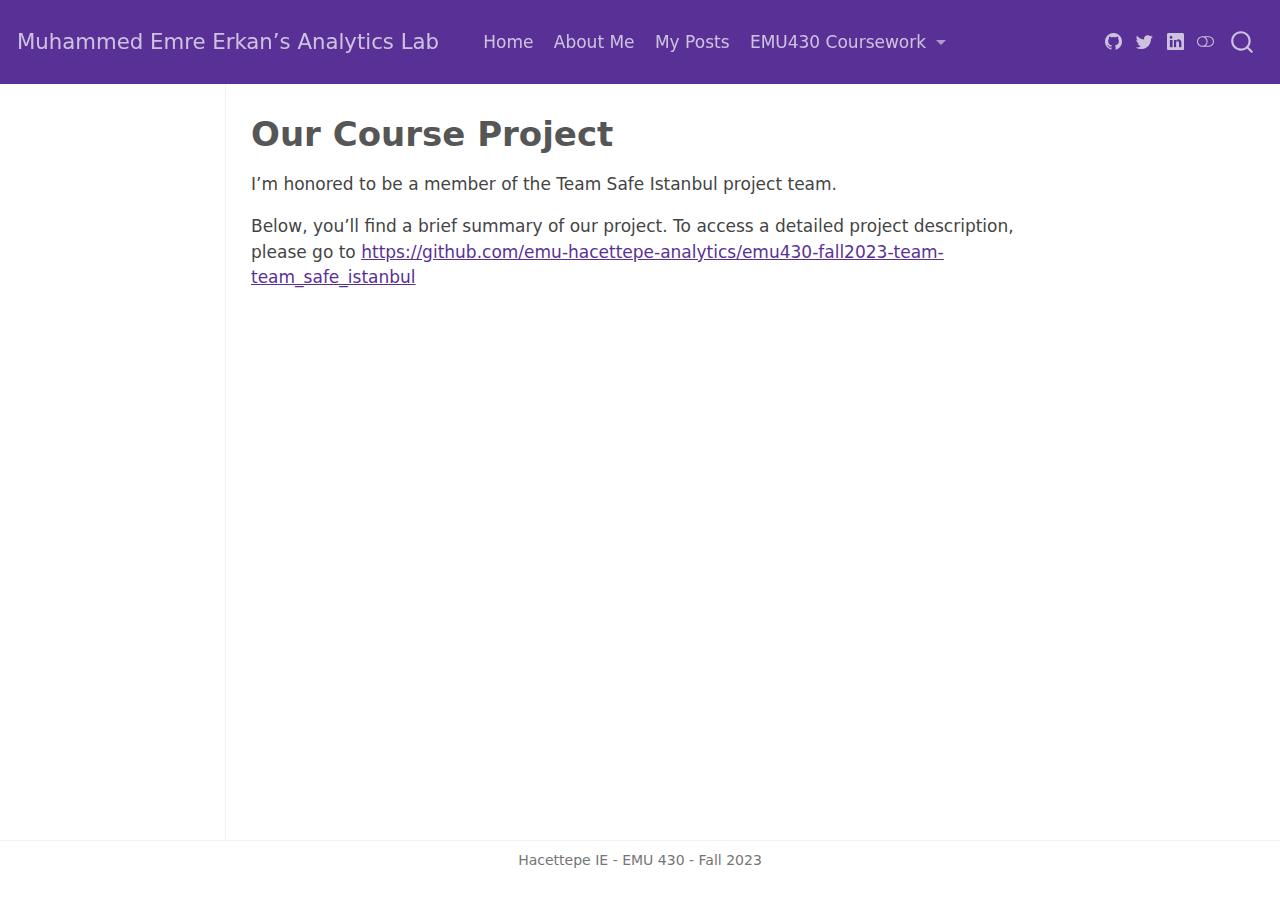
<file: docs/project.html>
<!DOCTYPE html>
<html xmlns="http://www.w3.org/1999/xhtml" lang="en" xml:lang="en"><head>

<meta charset="utf-8">
<meta name="generator" content="quarto-1.3.433">

<meta name="viewport" content="width=device-width, initial-scale=1.0, user-scalable=yes">


<title>Muhammed Emre Erkan’s Analytics Lab - Our Course Project</title>
<style>
code{white-space: pre-wrap;}
span.smallcaps{font-variant: small-caps;}
div.columns{display: flex; gap: min(4vw, 1.5em);}
div.column{flex: auto; overflow-x: auto;}
div.hanging-indent{margin-left: 1.5em; text-indent: -1.5em;}
ul.task-list{list-style: none;}
ul.task-list li input[type="checkbox"] {
  width: 0.8em;
  margin: 0 0.8em 0.2em -1em; /* quarto-specific, see https://github.com/quarto-dev/quarto-cli/issues/4556 */ 
  vertical-align: middle;
}
</style>


<script src="site_libs/quarto-nav/quarto-nav.js"></script>
<script src="site_libs/quarto-nav/headroom.min.js"></script>
<script src="site_libs/clipboard/clipboard.min.js"></script>
<script src="site_libs/quarto-search/autocomplete.umd.js"></script>
<script src="site_libs/quarto-search/fuse.min.js"></script>
<script src="site_libs/quarto-search/quarto-search.js"></script>
<meta name="quarto:offset" content="./">
<script src="site_libs/quarto-html/quarto.js"></script>
<script src="site_libs/quarto-html/popper.min.js"></script>
<script src="site_libs/quarto-html/tippy.umd.min.js"></script>
<script src="site_libs/quarto-html/anchor.min.js"></script>
<link href="site_libs/quarto-html/tippy.css" rel="stylesheet">
<link href="site_libs/quarto-html/quarto-syntax-highlighting.css" rel="stylesheet" class="quarto-color-scheme" id="quarto-text-highlighting-styles">
<link href="site_libs/quarto-html/quarto-syntax-highlighting-dark.css" rel="prefetch" class="quarto-color-scheme quarto-color-alternate" id="quarto-text-highlighting-styles">
<script src="site_libs/bootstrap/bootstrap.min.js"></script>
<link href="site_libs/bootstrap/bootstrap-icons.css" rel="stylesheet">
<link href="site_libs/bootstrap/bootstrap.min.css" rel="stylesheet" class="quarto-color-scheme" id="quarto-bootstrap" data-mode="light">
<link href="site_libs/bootstrap/bootstrap-dark.min.css" rel="prefetch" class="quarto-color-scheme quarto-color-alternate" id="quarto-bootstrap" data-mode="dark">
<script id="quarto-search-options" type="application/json">{
  "location": "navbar",
  "copy-button": false,
  "collapse-after": 3,
  "panel-placement": "end",
  "type": "overlay",
  "limit": 20,
  "language": {
    "search-no-results-text": "No results",
    "search-matching-documents-text": "matching documents",
    "search-copy-link-title": "Copy link to search",
    "search-hide-matches-text": "Hide additional matches",
    "search-more-match-text": "more match in this document",
    "search-more-matches-text": "more matches in this document",
    "search-clear-button-title": "Clear",
    "search-detached-cancel-button-title": "Cancel",
    "search-submit-button-title": "Submit",
    "search-label": "Search"
  }
}</script>


<link rel="stylesheet" href="styles.css">
</head>

<body class="docked nav-fixed">

<div id="quarto-search-results"></div>
  <header id="quarto-header" class="headroom fixed-top">
    <nav class="navbar navbar-expand-lg navbar-dark ">
      <div class="navbar-container container-fluid">
      <div class="navbar-brand-container">
    <a class="navbar-brand" href="./index.html">
    <span class="navbar-title">Muhammed Emre Erkan’s Analytics Lab</span>
    </a>
  </div>
            <div id="quarto-search" class="" title="Search"></div>
          <button class="navbar-toggler" type="button" data-bs-toggle="collapse" data-bs-target="#navbarCollapse" aria-controls="navbarCollapse" aria-expanded="false" aria-label="Toggle navigation" onclick="if (window.quartoToggleHeadroom) { window.quartoToggleHeadroom(); }">
  <span class="navbar-toggler-icon"></span>
</button>
          <div class="collapse navbar-collapse" id="navbarCollapse">
            <ul class="navbar-nav navbar-nav-scroll me-auto">
  <li class="nav-item">
    <a class="nav-link" href="./index.html" rel="" target="">
 <span class="menu-text">Home</span></a>
  </li>  
  <li class="nav-item">
    <a class="nav-link" href="./about.html" rel="" target="">
 <span class="menu-text">About Me</span></a>
  </li>  
  <li class="nav-item">
    <a class="nav-link" href="./posts.html" rel="" target="">
 <span class="menu-text">My Posts</span></a>
  </li>  
  <li class="nav-item dropdown ">
    <a class="nav-link dropdown-toggle" href="#" id="nav-menu-emu430-coursework" role="button" data-bs-toggle="dropdown" aria-expanded="false" rel="" target="">
 <span class="menu-text">EMU430 Coursework</span>
    </a>
    <ul class="dropdown-menu" aria-labelledby="nav-menu-emu430-coursework">    
        <li>
    <a class="dropdown-item" href="./assignments.html" rel="" target="">
 <span class="dropdown-text">Assignments</span></a>
  </li>  
        <li>
    <a class="dropdown-item" href="./project.html" rel="" target="">
 <span class="dropdown-text">Project</span></a>
  </li>  
    </ul>
  </li>
</ul>
            <div class="quarto-navbar-tools ms-auto tools-wide">
    <a href="https://github.com/memreerkan" rel="" title="" class="quarto-navigation-tool px-1" aria-label=""><i class="bi bi-github"></i></a>
    <a href="https://twitter.com" rel="" title="" class="quarto-navigation-tool px-1" aria-label=""><i class="bi bi-twitter"></i></a>
    <a href="https://linkedin.com/in/memreerkan" rel="" title="" class="quarto-navigation-tool px-1" aria-label=""><i class="bi bi-linkedin"></i></a>
  <a href="" class="quarto-color-scheme-toggle quarto-navigation-tool  px-1" onclick="window.quartoToggleColorScheme(); return false;" title="Toggle dark mode"><i class="bi"></i></a>
</div>
          </div> <!-- /navcollapse -->
      </div> <!-- /container-fluid -->
    </nav>
</header>
<!-- content -->
<div id="quarto-content" class="quarto-container page-columns page-rows-contents page-layout-article page-navbar">
<!-- sidebar -->
  <nav id="quarto-sidebar" class="sidebar collapse collapse-horizontal sidebar-navigation docked overflow-auto">
    
</nav>
<div id="quarto-sidebar-glass" data-bs-toggle="collapse" data-bs-target="#quarto-sidebar,#quarto-sidebar-glass"></div>
<!-- margin-sidebar -->
    <div id="quarto-margin-sidebar" class="sidebar margin-sidebar">
    </div>
<!-- main -->
<main class="content" id="quarto-document-content">

<header id="title-block-header" class="quarto-title-block default">
<div class="quarto-title">
<h1 class="title">Our Course Project</h1>
</div>



<div class="quarto-title-meta">

    
  
    
  </div>
  

</header>

<p>I’m honored to be a member of the Team Safe Istanbul project team.</p>
<p>Below, you’ll find a brief summary of our project. To access a detailed project description, please go to <a href="https://github.com/emu-hacettepe-analytics/emu430-fall2023-team-team_safe_istanbul" class="uri">https://github.com/emu-hacettepe-analytics/emu430-fall2023-team-team_safe_istanbul</a></p>



<a onclick="window.scrollTo(0, 0); return false;" role="button" id="quarto-back-to-top"><i class="bi bi-arrow-up"></i> Back to top</a></main> <!-- /main -->
<script id="quarto-html-after-body" type="application/javascript">
window.document.addEventListener("DOMContentLoaded", function (event) {
  const toggleBodyColorMode = (bsSheetEl) => {
    const mode = bsSheetEl.getAttribute("data-mode");
    const bodyEl = window.document.querySelector("body");
    if (mode === "dark") {
      bodyEl.classList.add("quarto-dark");
      bodyEl.classList.remove("quarto-light");
    } else {
      bodyEl.classList.add("quarto-light");
      bodyEl.classList.remove("quarto-dark");
    }
  }
  const toggleBodyColorPrimary = () => {
    const bsSheetEl = window.document.querySelector("link#quarto-bootstrap");
    if (bsSheetEl) {
      toggleBodyColorMode(bsSheetEl);
    }
  }
  toggleBodyColorPrimary();  
  const disableStylesheet = (stylesheets) => {
    for (let i=0; i < stylesheets.length; i++) {
      const stylesheet = stylesheets[i];
      stylesheet.rel = 'prefetch';
    }
  }
  const enableStylesheet = (stylesheets) => {
    for (let i=0; i < stylesheets.length; i++) {
      const stylesheet = stylesheets[i];
      stylesheet.rel = 'stylesheet';
    }
  }
  const manageTransitions = (selector, allowTransitions) => {
    const els = window.document.querySelectorAll(selector);
    for (let i=0; i < els.length; i++) {
      const el = els[i];
      if (allowTransitions) {
        el.classList.remove('notransition');
      } else {
        el.classList.add('notransition');
      }
    }
  }
  const toggleColorMode = (alternate) => {
    // Switch the stylesheets
    const alternateStylesheets = window.document.querySelectorAll('link.quarto-color-scheme.quarto-color-alternate');
    manageTransitions('#quarto-margin-sidebar .nav-link', false);
    if (alternate) {
      enableStylesheet(alternateStylesheets);
      for (const sheetNode of alternateStylesheets) {
        if (sheetNode.id === "quarto-bootstrap") {
          toggleBodyColorMode(sheetNode);
        }
      }
    } else {
      disableStylesheet(alternateStylesheets);
      toggleBodyColorPrimary();
    }
    manageTransitions('#quarto-margin-sidebar .nav-link', true);
    // Switch the toggles
    const toggles = window.document.querySelectorAll('.quarto-color-scheme-toggle');
    for (let i=0; i < toggles.length; i++) {
      const toggle = toggles[i];
      if (toggle) {
        if (alternate) {
          toggle.classList.add("alternate");     
        } else {
          toggle.classList.remove("alternate");
        }
      }
    }
    // Hack to workaround the fact that safari doesn't
    // properly recolor the scrollbar when toggling (#1455)
    if (navigator.userAgent.indexOf('Safari') > 0 && navigator.userAgent.indexOf('Chrome') == -1) {
      manageTransitions("body", false);
      window.scrollTo(0, 1);
      setTimeout(() => {
        window.scrollTo(0, 0);
        manageTransitions("body", true);
      }, 40);  
    }
  }
  const isFileUrl = () => { 
    return window.location.protocol === 'file:';
  }
  const hasAlternateSentinel = () => {  
    let styleSentinel = getColorSchemeSentinel();
    if (styleSentinel !== null) {
      return styleSentinel === "alternate";
    } else {
      return false;
    }
  }
  const setStyleSentinel = (alternate) => {
    const value = alternate ? "alternate" : "default";
    if (!isFileUrl()) {
      window.localStorage.setItem("quarto-color-scheme", value);
    } else {
      localAlternateSentinel = value;
    }
  }
  const getColorSchemeSentinel = () => {
    if (!isFileUrl()) {
      const storageValue = window.localStorage.getItem("quarto-color-scheme");
      return storageValue != null ? storageValue : localAlternateSentinel;
    } else {
      return localAlternateSentinel;
    }
  }
  let localAlternateSentinel = 'default';
  // Dark / light mode switch
  window.quartoToggleColorScheme = () => {
    // Read the current dark / light value 
    let toAlternate = !hasAlternateSentinel();
    toggleColorMode(toAlternate);
    setStyleSentinel(toAlternate);
  };
  // Ensure there is a toggle, if there isn't float one in the top right
  if (window.document.querySelector('.quarto-color-scheme-toggle') === null) {
    const a = window.document.createElement('a');
    a.classList.add('top-right');
    a.classList.add('quarto-color-scheme-toggle');
    a.href = "";
    a.onclick = function() { try { window.quartoToggleColorScheme(); } catch {} return false; };
    const i = window.document.createElement("i");
    i.classList.add('bi');
    a.appendChild(i);
    window.document.body.appendChild(a);
  }
  // Switch to dark mode if need be
  if (hasAlternateSentinel()) {
    toggleColorMode(true);
  } else {
    toggleColorMode(false);
  }
  const icon = "";
  const anchorJS = new window.AnchorJS();
  anchorJS.options = {
    placement: 'right',
    icon: icon
  };
  anchorJS.add('.anchored');
  const isCodeAnnotation = (el) => {
    for (const clz of el.classList) {
      if (clz.startsWith('code-annotation-')) {                     
        return true;
      }
    }
    return false;
  }
  const clipboard = new window.ClipboardJS('.code-copy-button', {
    text: function(trigger) {
      const codeEl = trigger.previousElementSibling.cloneNode(true);
      for (const childEl of codeEl.children) {
        if (isCodeAnnotation(childEl)) {
          childEl.remove();
        }
      }
      return codeEl.innerText;
    }
  });
  clipboard.on('success', function(e) {
    // button target
    const button = e.trigger;
    // don't keep focus
    button.blur();
    // flash "checked"
    button.classList.add('code-copy-button-checked');
    var currentTitle = button.getAttribute("title");
    button.setAttribute("title", "Copied!");
    let tooltip;
    if (window.bootstrap) {
      button.setAttribute("data-bs-toggle", "tooltip");
      button.setAttribute("data-bs-placement", "left");
      button.setAttribute("data-bs-title", "Copied!");
      tooltip = new bootstrap.Tooltip(button, 
        { trigger: "manual", 
          customClass: "code-copy-button-tooltip",
          offset: [0, -8]});
      tooltip.show();    
    }
    setTimeout(function() {
      if (tooltip) {
        tooltip.hide();
        button.removeAttribute("data-bs-title");
        button.removeAttribute("data-bs-toggle");
        button.removeAttribute("data-bs-placement");
      }
      button.setAttribute("title", currentTitle);
      button.classList.remove('code-copy-button-checked');
    }, 1000);
    // clear code selection
    e.clearSelection();
  });
  function tippyHover(el, contentFn) {
    const config = {
      allowHTML: true,
      content: contentFn,
      maxWidth: 500,
      delay: 100,
      arrow: false,
      appendTo: function(el) {
          return el.parentElement;
      },
      interactive: true,
      interactiveBorder: 10,
      theme: 'quarto',
      placement: 'bottom-start'
    };
    window.tippy(el, config); 
  }
  const noterefs = window.document.querySelectorAll('a[role="doc-noteref"]');
  for (var i=0; i<noterefs.length; i++) {
    const ref = noterefs[i];
    tippyHover(ref, function() {
      // use id or data attribute instead here
      let href = ref.getAttribute('data-footnote-href') || ref.getAttribute('href');
      try { href = new URL(href).hash; } catch {}
      const id = href.replace(/^#\/?/, "");
      const note = window.document.getElementById(id);
      return note.innerHTML;
    });
  }
      let selectedAnnoteEl;
      const selectorForAnnotation = ( cell, annotation) => {
        let cellAttr = 'data-code-cell="' + cell + '"';
        let lineAttr = 'data-code-annotation="' +  annotation + '"';
        const selector = 'span[' + cellAttr + '][' + lineAttr + ']';
        return selector;
      }
      const selectCodeLines = (annoteEl) => {
        const doc = window.document;
        const targetCell = annoteEl.getAttribute("data-target-cell");
        const targetAnnotation = annoteEl.getAttribute("data-target-annotation");
        const annoteSpan = window.document.querySelector(selectorForAnnotation(targetCell, targetAnnotation));
        const lines = annoteSpan.getAttribute("data-code-lines").split(",");
        const lineIds = lines.map((line) => {
          return targetCell + "-" + line;
        })
        let top = null;
        let height = null;
        let parent = null;
        if (lineIds.length > 0) {
            //compute the position of the single el (top and bottom and make a div)
            const el = window.document.getElementById(lineIds[0]);
            top = el.offsetTop;
            height = el.offsetHeight;
            parent = el.parentElement.parentElement;
          if (lineIds.length > 1) {
            const lastEl = window.document.getElementById(lineIds[lineIds.length - 1]);
            const bottom = lastEl.offsetTop + lastEl.offsetHeight;
            height = bottom - top;
          }
          if (top !== null && height !== null && parent !== null) {
            // cook up a div (if necessary) and position it 
            let div = window.document.getElementById("code-annotation-line-highlight");
            if (div === null) {
              div = window.document.createElement("div");
              div.setAttribute("id", "code-annotation-line-highlight");
              div.style.position = 'absolute';
              parent.appendChild(div);
            }
            div.style.top = top - 2 + "px";
            div.style.height = height + 4 + "px";
            let gutterDiv = window.document.getElementById("code-annotation-line-highlight-gutter");
            if (gutterDiv === null) {
              gutterDiv = window.document.createElement("div");
              gutterDiv.setAttribute("id", "code-annotation-line-highlight-gutter");
              gutterDiv.style.position = 'absolute';
              const codeCell = window.document.getElementById(targetCell);
              const gutter = codeCell.querySelector('.code-annotation-gutter');
              gutter.appendChild(gutterDiv);
            }
            gutterDiv.style.top = top - 2 + "px";
            gutterDiv.style.height = height + 4 + "px";
          }
          selectedAnnoteEl = annoteEl;
        }
      };
      const unselectCodeLines = () => {
        const elementsIds = ["code-annotation-line-highlight", "code-annotation-line-highlight-gutter"];
        elementsIds.forEach((elId) => {
          const div = window.document.getElementById(elId);
          if (div) {
            div.remove();
          }
        });
        selectedAnnoteEl = undefined;
      };
      // Attach click handler to the DT
      const annoteDls = window.document.querySelectorAll('dt[data-target-cell]');
      for (const annoteDlNode of annoteDls) {
        annoteDlNode.addEventListener('click', (event) => {
          const clickedEl = event.target;
          if (clickedEl !== selectedAnnoteEl) {
            unselectCodeLines();
            const activeEl = window.document.querySelector('dt[data-target-cell].code-annotation-active');
            if (activeEl) {
              activeEl.classList.remove('code-annotation-active');
            }
            selectCodeLines(clickedEl);
            clickedEl.classList.add('code-annotation-active');
          } else {
            // Unselect the line
            unselectCodeLines();
            clickedEl.classList.remove('code-annotation-active');
          }
        });
      }
  const findCites = (el) => {
    const parentEl = el.parentElement;
    if (parentEl) {
      const cites = parentEl.dataset.cites;
      if (cites) {
        return {
          el,
          cites: cites.split(' ')
        };
      } else {
        return findCites(el.parentElement)
      }
    } else {
      return undefined;
    }
  };
  var bibliorefs = window.document.querySelectorAll('a[role="doc-biblioref"]');
  for (var i=0; i<bibliorefs.length; i++) {
    const ref = bibliorefs[i];
    const citeInfo = findCites(ref);
    if (citeInfo) {
      tippyHover(citeInfo.el, function() {
        var popup = window.document.createElement('div');
        citeInfo.cites.forEach(function(cite) {
          var citeDiv = window.document.createElement('div');
          citeDiv.classList.add('hanging-indent');
          citeDiv.classList.add('csl-entry');
          var biblioDiv = window.document.getElementById('ref-' + cite);
          if (biblioDiv) {
            citeDiv.innerHTML = biblioDiv.innerHTML;
          }
          popup.appendChild(citeDiv);
        });
        return popup.innerHTML;
      });
    }
  }
});
</script>
</div> <!-- /content -->
<footer class="footer">
  <div class="nav-footer">
    <div class="nav-footer-left">
      &nbsp;
    </div>   
    <div class="nav-footer-center">Hacettepe IE - EMU 430 - Fall 2023</div>
    <div class="nav-footer-right">
      &nbsp;
    </div>
  </div>
</footer>



</body></html>
</file>
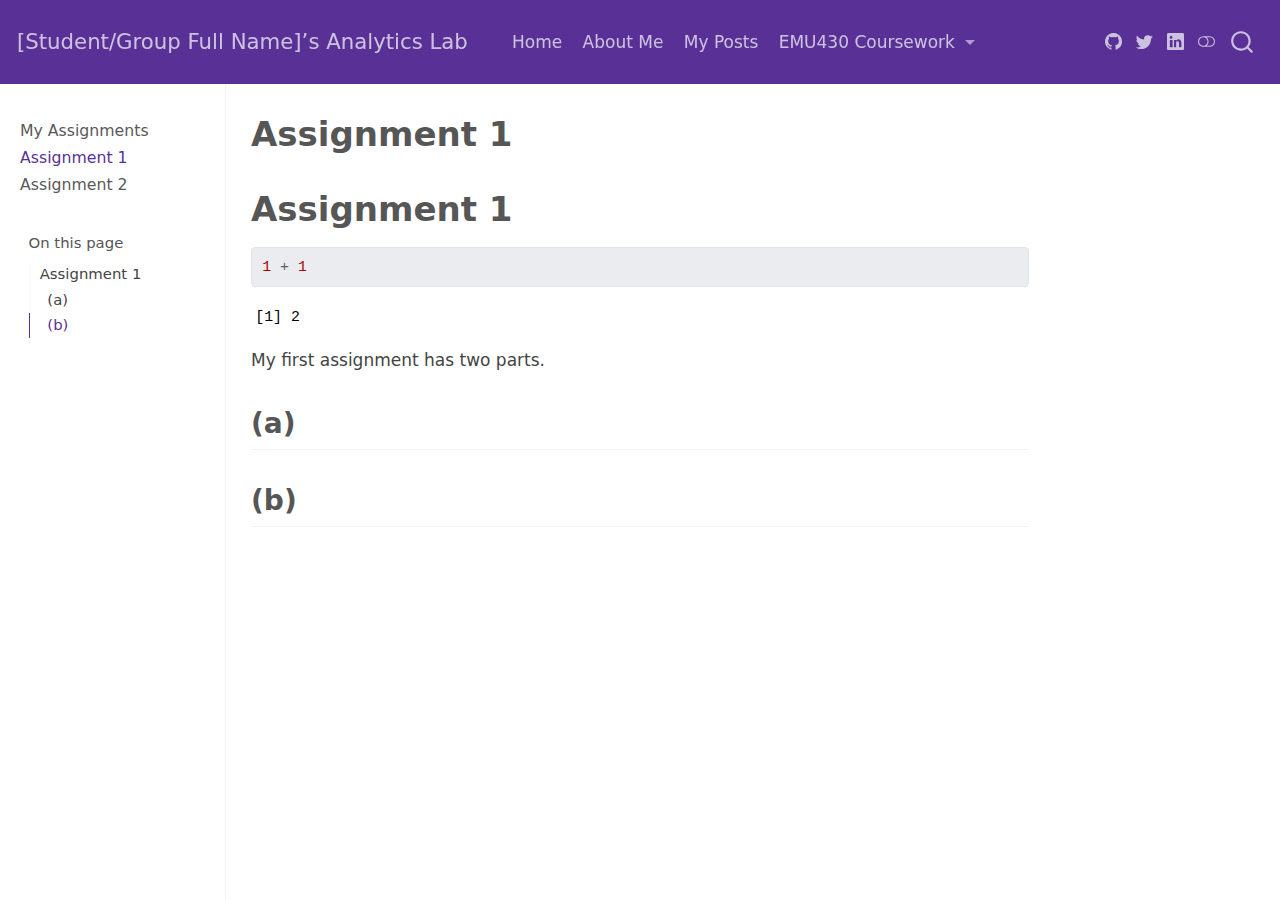
<file: _site/assignments/assignment-1.html>
<!DOCTYPE html>
<html xmlns="http://www.w3.org/1999/xhtml" lang="en" xml:lang="en"><head>

<meta charset="utf-8">
<meta name="generator" content="quarto-1.3.450">

<meta name="viewport" content="width=device-width, initial-scale=1.0, user-scalable=yes">


<title>[Student/Group Full Name]’s Analytics Lab - Assignment 1</title>
<style>
code{white-space: pre-wrap;}
span.smallcaps{font-variant: small-caps;}
div.columns{display: flex; gap: min(4vw, 1.5em);}
div.column{flex: auto; overflow-x: auto;}
div.hanging-indent{margin-left: 1.5em; text-indent: -1.5em;}
ul.task-list{list-style: none;}
ul.task-list li input[type="checkbox"] {
  width: 0.8em;
  margin: 0 0.8em 0.2em -1em; /* quarto-specific, see https://github.com/quarto-dev/quarto-cli/issues/4556 */ 
  vertical-align: middle;
}
/* CSS for syntax highlighting */
pre > code.sourceCode { white-space: pre; position: relative; }
pre > code.sourceCode > span { display: inline-block; line-height: 1.25; }
pre > code.sourceCode > span:empty { height: 1.2em; }
.sourceCode { overflow: visible; }
code.sourceCode > span { color: inherit; text-decoration: inherit; }
div.sourceCode { margin: 1em 0; }
pre.sourceCode { margin: 0; }
@media screen {
div.sourceCode { overflow: auto; }
}
@media print {
pre > code.sourceCode { white-space: pre-wrap; }
pre > code.sourceCode > span { text-indent: -5em; padding-left: 5em; }
}
pre.numberSource code
  { counter-reset: source-line 0; }
pre.numberSource code > span
  { position: relative; left: -4em; counter-increment: source-line; }
pre.numberSource code > span > a:first-child::before
  { content: counter(source-line);
    position: relative; left: -1em; text-align: right; vertical-align: baseline;
    border: none; display: inline-block;
    -webkit-touch-callout: none; -webkit-user-select: none;
    -khtml-user-select: none; -moz-user-select: none;
    -ms-user-select: none; user-select: none;
    padding: 0 4px; width: 4em;
  }
pre.numberSource { margin-left: 3em;  padding-left: 4px; }
div.sourceCode
  {   }
@media screen {
pre > code.sourceCode > span > a:first-child::before { text-decoration: underline; }
}
</style>


<script src="../site_libs/quarto-nav/quarto-nav.js"></script>
<script src="../site_libs/quarto-nav/headroom.min.js"></script>
<script src="../site_libs/clipboard/clipboard.min.js"></script>
<script src="../site_libs/quarto-search/autocomplete.umd.js"></script>
<script src="../site_libs/quarto-search/fuse.min.js"></script>
<script src="../site_libs/quarto-search/quarto-search.js"></script>
<meta name="quarto:offset" content="../">
<script src="../site_libs/quarto-html/quarto.js"></script>
<script src="../site_libs/quarto-html/popper.min.js"></script>
<script src="../site_libs/quarto-html/tippy.umd.min.js"></script>
<script src="../site_libs/quarto-html/anchor.min.js"></script>
<link href="../site_libs/quarto-html/tippy.css" rel="stylesheet">
<link href="../site_libs/quarto-html/quarto-syntax-highlighting.css" rel="stylesheet" class="quarto-color-scheme" id="quarto-text-highlighting-styles">
<link href="../site_libs/quarto-html/quarto-syntax-highlighting-dark.css" rel="prefetch" class="quarto-color-scheme quarto-color-alternate" id="quarto-text-highlighting-styles">
<script src="../site_libs/bootstrap/bootstrap.min.js"></script>
<link href="../site_libs/bootstrap/bootstrap-icons.css" rel="stylesheet">
<link href="../site_libs/bootstrap/bootstrap.min.css" rel="stylesheet" class="quarto-color-scheme" id="quarto-bootstrap" data-mode="light">
<link href="../site_libs/bootstrap/bootstrap-dark.min.css" rel="prefetch" class="quarto-color-scheme quarto-color-alternate" id="quarto-bootstrap" data-mode="dark">
<script id="quarto-search-options" type="application/json">{
  "location": "navbar",
  "copy-button": false,
  "collapse-after": 3,
  "panel-placement": "end",
  "type": "overlay",
  "limit": 20,
  "language": {
    "search-no-results-text": "No results",
    "search-matching-documents-text": "matching documents",
    "search-copy-link-title": "Copy link to search",
    "search-hide-matches-text": "Hide additional matches",
    "search-more-match-text": "more match in this document",
    "search-more-matches-text": "more matches in this document",
    "search-clear-button-title": "Clear",
    "search-detached-cancel-button-title": "Cancel",
    "search-submit-button-title": "Submit",
    "search-label": "Search"
  }
}</script>


<link rel="stylesheet" href="../styles.css">
</head>

<body class="nav-sidebar docked nav-fixed">

<div id="quarto-search-results"></div>
  <header id="quarto-header" class="headroom fixed-top">
    <nav class="navbar navbar-expand-lg navbar-dark ">
      <div class="navbar-container container-fluid">
      <div class="navbar-brand-container">
    <a class="navbar-brand" href="../index.html">
    <span class="navbar-title">[Student/Group Full Name]’s Analytics Lab</span>
    </a>
  </div>
            <div id="quarto-search" class="" title="Search"></div>
          <button class="navbar-toggler" type="button" data-bs-toggle="collapse" data-bs-target="#navbarCollapse" aria-controls="navbarCollapse" aria-expanded="false" aria-label="Toggle navigation" onclick="if (window.quartoToggleHeadroom) { window.quartoToggleHeadroom(); }">
  <span class="navbar-toggler-icon"></span>
</button>
          <div class="collapse navbar-collapse" id="navbarCollapse">
            <ul class="navbar-nav navbar-nav-scroll me-auto">
  <li class="nav-item">
    <a class="nav-link" href="../index.html" rel="" target="">
 <span class="menu-text">Home</span></a>
  </li>  
  <li class="nav-item">
    <a class="nav-link" href="../about.html" rel="" target="">
 <span class="menu-text">About Me</span></a>
  </li>  
  <li class="nav-item">
    <a class="nav-link" href="../posts.html" rel="" target="">
 <span class="menu-text">My Posts</span></a>
  </li>  
  <li class="nav-item dropdown ">
    <a class="nav-link dropdown-toggle" href="#" id="nav-menu-emu430-coursework" role="button" data-bs-toggle="dropdown" aria-expanded="false" rel="" target="">
 <span class="menu-text">EMU430 Coursework</span>
    </a>
    <ul class="dropdown-menu" aria-labelledby="nav-menu-emu430-coursework">    
        <li>
    <a class="dropdown-item" href="../assignments.html" rel="" target="">
 <span class="dropdown-text">Assignments</span></a>
  </li>  
        <li>
    <a class="dropdown-item" href="../project.html" rel="" target="">
 <span class="dropdown-text">Project</span></a>
  </li>  
    </ul>
  </li>
</ul>
            <div class="quarto-navbar-tools ms-auto tools-wide">
    <a href="https://twitter.com" rel="" title="" class="quarto-navigation-tool px-1" aria-label=""><i class="bi bi-github"></i></a>
    <a href="https://twitter.com" rel="" title="" class="quarto-navigation-tool px-1" aria-label=""><i class="bi bi-twitter"></i></a>
    <a href="https://linkedin.com" rel="" title="" class="quarto-navigation-tool px-1" aria-label=""><i class="bi bi-linkedin"></i></a>
  <a href="" class="quarto-color-scheme-toggle quarto-navigation-tool  px-1" onclick="window.quartoToggleColorScheme(); return false;" title="Toggle dark mode"><i class="bi"></i></a>
</div>
          </div> <!-- /navcollapse -->
      </div> <!-- /container-fluid -->
    </nav>
  <nav class="quarto-secondary-nav">
    <div class="container-fluid d-flex">
      <button type="button" class="quarto-btn-toggle btn" data-bs-toggle="collapse" data-bs-target="#quarto-sidebar,#quarto-sidebar-glass" aria-controls="quarto-sidebar" aria-expanded="false" aria-label="Toggle sidebar navigation" onclick="if (window.quartoToggleHeadroom) { window.quartoToggleHeadroom(); }">
        <i class="bi bi-layout-text-sidebar-reverse"></i>
      </button>
      <nav class="quarto-page-breadcrumbs" aria-label="breadcrumb"><ol class="breadcrumb"><li class="breadcrumb-item"><a href="../assignments/assignment-1.html">Assignment 1</a></li></ol></nav>
      <a class="flex-grow-1" role="button" data-bs-toggle="collapse" data-bs-target="#quarto-sidebar,#quarto-sidebar-glass" aria-controls="quarto-sidebar" aria-expanded="false" aria-label="Toggle sidebar navigation" onclick="if (window.quartoToggleHeadroom) { window.quartoToggleHeadroom(); }">      
      </a>
    </div>
  </nav>
</header>
<!-- content -->
<div id="quarto-content" class="quarto-container page-columns page-rows-contents page-layout-article page-navbar">
<!-- sidebar -->
  <nav id="quarto-sidebar" class="sidebar collapse collapse-horizontal sidebar-navigation docked overflow-auto">
    <div class="sidebar-menu-container"> 
    <ul class="list-unstyled mt-1">
        <li class="sidebar-item">
  <div class="sidebar-item-container"> 
  <a href="../assignments.html" class="sidebar-item-text sidebar-link">
 <span class="menu-text">My Assignments</span></a>
  </div>
</li>
        <li class="sidebar-item">
  <div class="sidebar-item-container"> 
  <a href="../assignments/assignment-1.html" class="sidebar-item-text sidebar-link active">
 <span class="menu-text">Assignment 1</span></a>
  </div>
</li>
        <li class="sidebar-item">
  <div class="sidebar-item-container"> 
  <a href="../assignments/assignment-2.html" class="sidebar-item-text sidebar-link">
 <span class="menu-text">Assignment 2</span></a>
  </div>
</li>
    </ul>
    </div>
    <nav id="TOC" role="doc-toc" class="toc-active">
    <h2 id="toc-title">On this page</h2>
   
  <ul>
  <li><a href="#assignment-1" id="toc-assignment-1" class="nav-link active" data-scroll-target="#assignment-1">Assignment 1</a>
  <ul class="collapse">
  <li><a href="#a" id="toc-a" class="nav-link" data-scroll-target="#a">(a)</a></li>
  <li><a href="#b" id="toc-b" class="nav-link" data-scroll-target="#b">(b)</a></li>
  </ul></li>
  </ul>
</nav>
</nav>
<div id="quarto-sidebar-glass" data-bs-toggle="collapse" data-bs-target="#quarto-sidebar,#quarto-sidebar-glass"></div>
<!-- margin-sidebar -->
    <div id="quarto-margin-sidebar" class="sidebar margin-sidebar">
    </div>
<!-- main -->
<main class="content" id="quarto-document-content">

<header id="title-block-header" class="quarto-title-block default">
<div class="quarto-title">
<h1 class="title">Assignment 1</h1>
</div>



<div class="quarto-title-meta">

    
  
    
  </div>
  

</header>

<section id="assignment-1" class="level1">
<h1>Assignment 1</h1>
<div class="cell">
<div class="sourceCode cell-code" id="cb1"><pre class="sourceCode r code-with-copy"><code class="sourceCode r"><span id="cb1-1"><a href="#cb1-1" aria-hidden="true" tabindex="-1"></a><span class="dv">1</span> <span class="sc">+</span> <span class="dv">1</span></span></code><button title="Copy to Clipboard" class="code-copy-button"><i class="bi"></i></button></pre></div>
<div class="cell-output cell-output-stdout">
<pre><code>[1] 2</code></pre>
</div>
</div>
<p>My first assignment has two parts.</p>
<section id="a" class="level2">
<h2 class="anchored" data-anchor-id="a">(a)</h2>
</section>
<section id="b" class="level2">
<h2 class="anchored" data-anchor-id="b">(b)</h2>


</section>
</section>

</main> <!-- /main -->
<script id="quarto-html-after-body" type="application/javascript">
window.document.addEventListener("DOMContentLoaded", function (event) {
  const toggleBodyColorMode = (bsSheetEl) => {
    const mode = bsSheetEl.getAttribute("data-mode");
    const bodyEl = window.document.querySelector("body");
    if (mode === "dark") {
      bodyEl.classList.add("quarto-dark");
      bodyEl.classList.remove("quarto-light");
    } else {
      bodyEl.classList.add("quarto-light");
      bodyEl.classList.remove("quarto-dark");
    }
  }
  const toggleBodyColorPrimary = () => {
    const bsSheetEl = window.document.querySelector("link#quarto-bootstrap");
    if (bsSheetEl) {
      toggleBodyColorMode(bsSheetEl);
    }
  }
  toggleBodyColorPrimary();  
  const disableStylesheet = (stylesheets) => {
    for (let i=0; i < stylesheets.length; i++) {
      const stylesheet = stylesheets[i];
      stylesheet.rel = 'prefetch';
    }
  }
  const enableStylesheet = (stylesheets) => {
    for (let i=0; i < stylesheets.length; i++) {
      const stylesheet = stylesheets[i];
      stylesheet.rel = 'stylesheet';
    }
  }
  const manageTransitions = (selector, allowTransitions) => {
    const els = window.document.querySelectorAll(selector);
    for (let i=0; i < els.length; i++) {
      const el = els[i];
      if (allowTransitions) {
        el.classList.remove('notransition');
      } else {
        el.classList.add('notransition');
      }
    }
  }
  const toggleColorMode = (alternate) => {
    // Switch the stylesheets
    const alternateStylesheets = window.document.querySelectorAll('link.quarto-color-scheme.quarto-color-alternate');
    manageTransitions('#quarto-margin-sidebar .nav-link', false);
    if (alternate) {
      enableStylesheet(alternateStylesheets);
      for (const sheetNode of alternateStylesheets) {
        if (sheetNode.id === "quarto-bootstrap") {
          toggleBodyColorMode(sheetNode);
        }
      }
    } else {
      disableStylesheet(alternateStylesheets);
      toggleBodyColorPrimary();
    }
    manageTransitions('#quarto-margin-sidebar .nav-link', true);
    // Switch the toggles
    const toggles = window.document.querySelectorAll('.quarto-color-scheme-toggle');
    for (let i=0; i < toggles.length; i++) {
      const toggle = toggles[i];
      if (toggle) {
        if (alternate) {
          toggle.classList.add("alternate");     
        } else {
          toggle.classList.remove("alternate");
        }
      }
    }
    // Hack to workaround the fact that safari doesn't
    // properly recolor the scrollbar when toggling (#1455)
    if (navigator.userAgent.indexOf('Safari') > 0 && navigator.userAgent.indexOf('Chrome') == -1) {
      manageTransitions("body", false);
      window.scrollTo(0, 1);
      setTimeout(() => {
        window.scrollTo(0, 0);
        manageTransitions("body", true);
      }, 40);  
    }
  }
  const isFileUrl = () => { 
    return window.location.protocol === 'file:';
  }
  const hasAlternateSentinel = () => {  
    let styleSentinel = getColorSchemeSentinel();
    if (styleSentinel !== null) {
      return styleSentinel === "alternate";
    } else {
      return false;
    }
  }
  const setStyleSentinel = (alternate) => {
    const value = alternate ? "alternate" : "default";
    if (!isFileUrl()) {
      window.localStorage.setItem("quarto-color-scheme", value);
    } else {
      localAlternateSentinel = value;
    }
  }
  const getColorSchemeSentinel = () => {
    if (!isFileUrl()) {
      const storageValue = window.localStorage.getItem("quarto-color-scheme");
      return storageValue != null ? storageValue : localAlternateSentinel;
    } else {
      return localAlternateSentinel;
    }
  }
  let localAlternateSentinel = 'default';
  // Dark / light mode switch
  window.quartoToggleColorScheme = () => {
    // Read the current dark / light value 
    let toAlternate = !hasAlternateSentinel();
    toggleColorMode(toAlternate);
    setStyleSentinel(toAlternate);
  };
  // Ensure there is a toggle, if there isn't float one in the top right
  if (window.document.querySelector('.quarto-color-scheme-toggle') === null) {
    const a = window.document.createElement('a');
    a.classList.add('top-right');
    a.classList.add('quarto-color-scheme-toggle');
    a.href = "";
    a.onclick = function() { try { window.quartoToggleColorScheme(); } catch {} return false; };
    const i = window.document.createElement("i");
    i.classList.add('bi');
    a.appendChild(i);
    window.document.body.appendChild(a);
  }
  // Switch to dark mode if need be
  if (hasAlternateSentinel()) {
    toggleColorMode(true);
  } else {
    toggleColorMode(false);
  }
  const icon = "";
  const anchorJS = new window.AnchorJS();
  anchorJS.options = {
    placement: 'right',
    icon: icon
  };
  anchorJS.add('.anchored');
  const isCodeAnnotation = (el) => {
    for (const clz of el.classList) {
      if (clz.startsWith('code-annotation-')) {                     
        return true;
      }
    }
    return false;
  }
  const clipboard = new window.ClipboardJS('.code-copy-button', {
    text: function(trigger) {
      const codeEl = trigger.previousElementSibling.cloneNode(true);
      for (const childEl of codeEl.children) {
        if (isCodeAnnotation(childEl)) {
          childEl.remove();
        }
      }
      return codeEl.innerText;
    }
  });
  clipboard.on('success', function(e) {
    // button target
    const button = e.trigger;
    // don't keep focus
    button.blur();
    // flash "checked"
    button.classList.add('code-copy-button-checked');
    var currentTitle = button.getAttribute("title");
    button.setAttribute("title", "Copied!");
    let tooltip;
    if (window.bootstrap) {
      button.setAttribute("data-bs-toggle", "tooltip");
      button.setAttribute("data-bs-placement", "left");
      button.setAttribute("data-bs-title", "Copied!");
      tooltip = new bootstrap.Tooltip(button, 
        { trigger: "manual", 
          customClass: "code-copy-button-tooltip",
          offset: [0, -8]});
      tooltip.show();    
    }
    setTimeout(function() {
      if (tooltip) {
        tooltip.hide();
        button.removeAttribute("data-bs-title");
        button.removeAttribute("data-bs-toggle");
        button.removeAttribute("data-bs-placement");
      }
      button.setAttribute("title", currentTitle);
      button.classList.remove('code-copy-button-checked');
    }, 1000);
    // clear code selection
    e.clearSelection();
  });
  function tippyHover(el, contentFn) {
    const config = {
      allowHTML: true,
      content: contentFn,
      maxWidth: 500,
      delay: 100,
      arrow: false,
      appendTo: function(el) {
          return el.parentElement;
      },
      interactive: true,
      interactiveBorder: 10,
      theme: 'quarto',
      placement: 'bottom-start'
    };
    window.tippy(el, config); 
  }
  const noterefs = window.document.querySelectorAll('a[role="doc-noteref"]');
  for (var i=0; i<noterefs.length; i++) {
    const ref = noterefs[i];
    tippyHover(ref, function() {
      // use id or data attribute instead here
      let href = ref.getAttribute('data-footnote-href') || ref.getAttribute('href');
      try { href = new URL(href).hash; } catch {}
      const id = href.replace(/^#\/?/, "");
      const note = window.document.getElementById(id);
      return note.innerHTML;
    });
  }
      let selectedAnnoteEl;
      const selectorForAnnotation = ( cell, annotation) => {
        let cellAttr = 'data-code-cell="' + cell + '"';
        let lineAttr = 'data-code-annotation="' +  annotation + '"';
        const selector = 'span[' + cellAttr + '][' + lineAttr + ']';
        return selector;
      }
      const selectCodeLines = (annoteEl) => {
        const doc = window.document;
        const targetCell = annoteEl.getAttribute("data-target-cell");
        const targetAnnotation = annoteEl.getAttribute("data-target-annotation");
        const annoteSpan = window.document.querySelector(selectorForAnnotation(targetCell, targetAnnotation));
        const lines = annoteSpan.getAttribute("data-code-lines").split(",");
        const lineIds = lines.map((line) => {
          return targetCell + "-" + line;
        })
        let top = null;
        let height = null;
        let parent = null;
        if (lineIds.length > 0) {
            //compute the position of the single el (top and bottom and make a div)
            const el = window.document.getElementById(lineIds[0]);
            top = el.offsetTop;
            height = el.offsetHeight;
            parent = el.parentElement.parentElement;
          if (lineIds.length > 1) {
            const lastEl = window.document.getElementById(lineIds[lineIds.length - 1]);
            const bottom = lastEl.offsetTop + lastEl.offsetHeight;
            height = bottom - top;
          }
          if (top !== null && height !== null && parent !== null) {
            // cook up a div (if necessary) and position it 
            let div = window.document.getElementById("code-annotation-line-highlight");
            if (div === null) {
              div = window.document.createElement("div");
              div.setAttribute("id", "code-annotation-line-highlight");
              div.style.position = 'absolute';
              parent.appendChild(div);
            }
            div.style.top = top - 2 + "px";
            div.style.height = height + 4 + "px";
            let gutterDiv = window.document.getElementById("code-annotation-line-highlight-gutter");
            if (gutterDiv === null) {
              gutterDiv = window.document.createElement("div");
              gutterDiv.setAttribute("id", "code-annotation-line-highlight-gutter");
              gutterDiv.style.position = 'absolute';
              const codeCell = window.document.getElementById(targetCell);
              const gutter = codeCell.querySelector('.code-annotation-gutter');
              gutter.appendChild(gutterDiv);
            }
            gutterDiv.style.top = top - 2 + "px";
            gutterDiv.style.height = height + 4 + "px";
          }
          selectedAnnoteEl = annoteEl;
        }
      };
      const unselectCodeLines = () => {
        const elementsIds = ["code-annotation-line-highlight", "code-annotation-line-highlight-gutter"];
        elementsIds.forEach((elId) => {
          const div = window.document.getElementById(elId);
          if (div) {
            div.remove();
          }
        });
        selectedAnnoteEl = undefined;
      };
      // Attach click handler to the DT
      const annoteDls = window.document.querySelectorAll('dt[data-target-cell]');
      for (const annoteDlNode of annoteDls) {
        annoteDlNode.addEventListener('click', (event) => {
          const clickedEl = event.target;
          if (clickedEl !== selectedAnnoteEl) {
            unselectCodeLines();
            const activeEl = window.document.querySelector('dt[data-target-cell].code-annotation-active');
            if (activeEl) {
              activeEl.classList.remove('code-annotation-active');
            }
            selectCodeLines(clickedEl);
            clickedEl.classList.add('code-annotation-active');
          } else {
            // Unselect the line
            unselectCodeLines();
            clickedEl.classList.remove('code-annotation-active');
          }
        });
      }
  const findCites = (el) => {
    const parentEl = el.parentElement;
    if (parentEl) {
      const cites = parentEl.dataset.cites;
      if (cites) {
        return {
          el,
          cites: cites.split(' ')
        };
      } else {
        return findCites(el.parentElement)
      }
    } else {
      return undefined;
    }
  };
  var bibliorefs = window.document.querySelectorAll('a[role="doc-biblioref"]');
  for (var i=0; i<bibliorefs.length; i++) {
    const ref = bibliorefs[i];
    const citeInfo = findCites(ref);
    if (citeInfo) {
      tippyHover(citeInfo.el, function() {
        var popup = window.document.createElement('div');
        citeInfo.cites.forEach(function(cite) {
          var citeDiv = window.document.createElement('div');
          citeDiv.classList.add('hanging-indent');
          citeDiv.classList.add('csl-entry');
          var biblioDiv = window.document.getElementById('ref-' + cite);
          if (biblioDiv) {
            citeDiv.innerHTML = biblioDiv.innerHTML;
          }
          popup.appendChild(citeDiv);
        });
        return popup.innerHTML;
      });
    }
  }
});
</script>
</div> <!-- /content -->



</body></html>
</file>
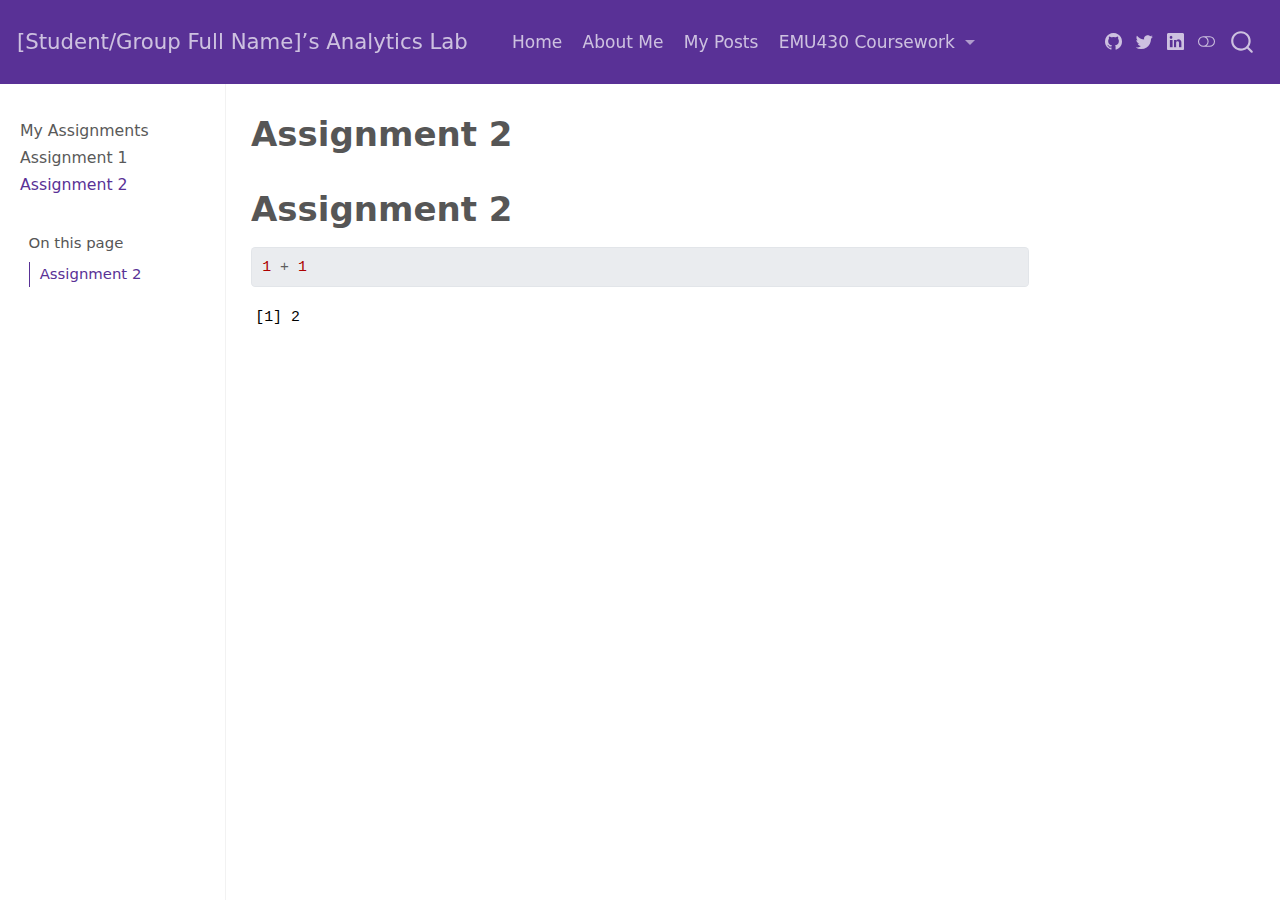
<file: _site/assignments/assignment-2.html>
<!DOCTYPE html>
<html xmlns="http://www.w3.org/1999/xhtml" lang="en" xml:lang="en"><head>

<meta charset="utf-8">
<meta name="generator" content="quarto-1.3.450">

<meta name="viewport" content="width=device-width, initial-scale=1.0, user-scalable=yes">


<title>[Student/Group Full Name]’s Analytics Lab - Assignment 2</title>
<style>
code{white-space: pre-wrap;}
span.smallcaps{font-variant: small-caps;}
div.columns{display: flex; gap: min(4vw, 1.5em);}
div.column{flex: auto; overflow-x: auto;}
div.hanging-indent{margin-left: 1.5em; text-indent: -1.5em;}
ul.task-list{list-style: none;}
ul.task-list li input[type="checkbox"] {
  width: 0.8em;
  margin: 0 0.8em 0.2em -1em; /* quarto-specific, see https://github.com/quarto-dev/quarto-cli/issues/4556 */ 
  vertical-align: middle;
}
/* CSS for syntax highlighting */
pre > code.sourceCode { white-space: pre; position: relative; }
pre > code.sourceCode > span { display: inline-block; line-height: 1.25; }
pre > code.sourceCode > span:empty { height: 1.2em; }
.sourceCode { overflow: visible; }
code.sourceCode > span { color: inherit; text-decoration: inherit; }
div.sourceCode { margin: 1em 0; }
pre.sourceCode { margin: 0; }
@media screen {
div.sourceCode { overflow: auto; }
}
@media print {
pre > code.sourceCode { white-space: pre-wrap; }
pre > code.sourceCode > span { text-indent: -5em; padding-left: 5em; }
}
pre.numberSource code
  { counter-reset: source-line 0; }
pre.numberSource code > span
  { position: relative; left: -4em; counter-increment: source-line; }
pre.numberSource code > span > a:first-child::before
  { content: counter(source-line);
    position: relative; left: -1em; text-align: right; vertical-align: baseline;
    border: none; display: inline-block;
    -webkit-touch-callout: none; -webkit-user-select: none;
    -khtml-user-select: none; -moz-user-select: none;
    -ms-user-select: none; user-select: none;
    padding: 0 4px; width: 4em;
  }
pre.numberSource { margin-left: 3em;  padding-left: 4px; }
div.sourceCode
  {   }
@media screen {
pre > code.sourceCode > span > a:first-child::before { text-decoration: underline; }
}
</style>


<script src="../site_libs/quarto-nav/quarto-nav.js"></script>
<script src="../site_libs/quarto-nav/headroom.min.js"></script>
<script src="../site_libs/clipboard/clipboard.min.js"></script>
<script src="../site_libs/quarto-search/autocomplete.umd.js"></script>
<script src="../site_libs/quarto-search/fuse.min.js"></script>
<script src="../site_libs/quarto-search/quarto-search.js"></script>
<meta name="quarto:offset" content="../">
<script src="../site_libs/quarto-html/quarto.js"></script>
<script src="../site_libs/quarto-html/popper.min.js"></script>
<script src="../site_libs/quarto-html/tippy.umd.min.js"></script>
<script src="../site_libs/quarto-html/anchor.min.js"></script>
<link href="../site_libs/quarto-html/tippy.css" rel="stylesheet">
<link href="../site_libs/quarto-html/quarto-syntax-highlighting.css" rel="stylesheet" class="quarto-color-scheme" id="quarto-text-highlighting-styles">
<link href="../site_libs/quarto-html/quarto-syntax-highlighting-dark.css" rel="prefetch" class="quarto-color-scheme quarto-color-alternate" id="quarto-text-highlighting-styles">
<script src="../site_libs/bootstrap/bootstrap.min.js"></script>
<link href="../site_libs/bootstrap/bootstrap-icons.css" rel="stylesheet">
<link href="../site_libs/bootstrap/bootstrap.min.css" rel="stylesheet" class="quarto-color-scheme" id="quarto-bootstrap" data-mode="light">
<link href="../site_libs/bootstrap/bootstrap-dark.min.css" rel="prefetch" class="quarto-color-scheme quarto-color-alternate" id="quarto-bootstrap" data-mode="dark">
<script id="quarto-search-options" type="application/json">{
  "location": "navbar",
  "copy-button": false,
  "collapse-after": 3,
  "panel-placement": "end",
  "type": "overlay",
  "limit": 20,
  "language": {
    "search-no-results-text": "No results",
    "search-matching-documents-text": "matching documents",
    "search-copy-link-title": "Copy link to search",
    "search-hide-matches-text": "Hide additional matches",
    "search-more-match-text": "more match in this document",
    "search-more-matches-text": "more matches in this document",
    "search-clear-button-title": "Clear",
    "search-detached-cancel-button-title": "Cancel",
    "search-submit-button-title": "Submit",
    "search-label": "Search"
  }
}</script>


<link rel="stylesheet" href="../styles.css">
</head>

<body class="nav-sidebar docked nav-fixed">

<div id="quarto-search-results"></div>
  <header id="quarto-header" class="headroom fixed-top">
    <nav class="navbar navbar-expand-lg navbar-dark ">
      <div class="navbar-container container-fluid">
      <div class="navbar-brand-container">
    <a class="navbar-brand" href="../index.html">
    <span class="navbar-title">[Student/Group Full Name]’s Analytics Lab</span>
    </a>
  </div>
            <div id="quarto-search" class="" title="Search"></div>
          <button class="navbar-toggler" type="button" data-bs-toggle="collapse" data-bs-target="#navbarCollapse" aria-controls="navbarCollapse" aria-expanded="false" aria-label="Toggle navigation" onclick="if (window.quartoToggleHeadroom) { window.quartoToggleHeadroom(); }">
  <span class="navbar-toggler-icon"></span>
</button>
          <div class="collapse navbar-collapse" id="navbarCollapse">
            <ul class="navbar-nav navbar-nav-scroll me-auto">
  <li class="nav-item">
    <a class="nav-link" href="../index.html" rel="" target="">
 <span class="menu-text">Home</span></a>
  </li>  
  <li class="nav-item">
    <a class="nav-link" href="../about.html" rel="" target="">
 <span class="menu-text">About Me</span></a>
  </li>  
  <li class="nav-item">
    <a class="nav-link" href="../posts.html" rel="" target="">
 <span class="menu-text">My Posts</span></a>
  </li>  
  <li class="nav-item dropdown ">
    <a class="nav-link dropdown-toggle" href="#" id="nav-menu-emu430-coursework" role="button" data-bs-toggle="dropdown" aria-expanded="false" rel="" target="">
 <span class="menu-text">EMU430 Coursework</span>
    </a>
    <ul class="dropdown-menu" aria-labelledby="nav-menu-emu430-coursework">    
        <li>
    <a class="dropdown-item" href="../assignments.html" rel="" target="">
 <span class="dropdown-text">Assignments</span></a>
  </li>  
        <li>
    <a class="dropdown-item" href="../project.html" rel="" target="">
 <span class="dropdown-text">Project</span></a>
  </li>  
    </ul>
  </li>
</ul>
            <div class="quarto-navbar-tools ms-auto tools-wide">
    <a href="https://twitter.com" rel="" title="" class="quarto-navigation-tool px-1" aria-label=""><i class="bi bi-github"></i></a>
    <a href="https://twitter.com" rel="" title="" class="quarto-navigation-tool px-1" aria-label=""><i class="bi bi-twitter"></i></a>
    <a href="https://linkedin.com" rel="" title="" class="quarto-navigation-tool px-1" aria-label=""><i class="bi bi-linkedin"></i></a>
  <a href="" class="quarto-color-scheme-toggle quarto-navigation-tool  px-1" onclick="window.quartoToggleColorScheme(); return false;" title="Toggle dark mode"><i class="bi"></i></a>
</div>
          </div> <!-- /navcollapse -->
      </div> <!-- /container-fluid -->
    </nav>
  <nav class="quarto-secondary-nav">
    <div class="container-fluid d-flex">
      <button type="button" class="quarto-btn-toggle btn" data-bs-toggle="collapse" data-bs-target="#quarto-sidebar,#quarto-sidebar-glass" aria-controls="quarto-sidebar" aria-expanded="false" aria-label="Toggle sidebar navigation" onclick="if (window.quartoToggleHeadroom) { window.quartoToggleHeadroom(); }">
        <i class="bi bi-layout-text-sidebar-reverse"></i>
      </button>
      <nav class="quarto-page-breadcrumbs" aria-label="breadcrumb"><ol class="breadcrumb"><li class="breadcrumb-item"><a href="../assignments/assignment-2.html">Assignment 2</a></li></ol></nav>
      <a class="flex-grow-1" role="button" data-bs-toggle="collapse" data-bs-target="#quarto-sidebar,#quarto-sidebar-glass" aria-controls="quarto-sidebar" aria-expanded="false" aria-label="Toggle sidebar navigation" onclick="if (window.quartoToggleHeadroom) { window.quartoToggleHeadroom(); }">      
      </a>
    </div>
  </nav>
</header>
<!-- content -->
<div id="quarto-content" class="quarto-container page-columns page-rows-contents page-layout-article page-navbar">
<!-- sidebar -->
  <nav id="quarto-sidebar" class="sidebar collapse collapse-horizontal sidebar-navigation docked overflow-auto">
    <div class="sidebar-menu-container"> 
    <ul class="list-unstyled mt-1">
        <li class="sidebar-item">
  <div class="sidebar-item-container"> 
  <a href="../assignments.html" class="sidebar-item-text sidebar-link">
 <span class="menu-text">My Assignments</span></a>
  </div>
</li>
        <li class="sidebar-item">
  <div class="sidebar-item-container"> 
  <a href="../assignments/assignment-1.html" class="sidebar-item-text sidebar-link">
 <span class="menu-text">Assignment 1</span></a>
  </div>
</li>
        <li class="sidebar-item">
  <div class="sidebar-item-container"> 
  <a href="../assignments/assignment-2.html" class="sidebar-item-text sidebar-link active">
 <span class="menu-text">Assignment 2</span></a>
  </div>
</li>
    </ul>
    </div>
    <nav id="TOC" role="doc-toc" class="toc-active">
    <h2 id="toc-title">On this page</h2>
   
  <ul>
  <li><a href="#assignment-2" id="toc-assignment-2" class="nav-link active" data-scroll-target="#assignment-2">Assignment 2</a></li>
  </ul>
</nav>
</nav>
<div id="quarto-sidebar-glass" data-bs-toggle="collapse" data-bs-target="#quarto-sidebar,#quarto-sidebar-glass"></div>
<!-- margin-sidebar -->
    <div id="quarto-margin-sidebar" class="sidebar margin-sidebar">
    </div>
<!-- main -->
<main class="content" id="quarto-document-content">

<header id="title-block-header" class="quarto-title-block default">
<div class="quarto-title">
<h1 class="title">Assignment 2</h1>
</div>



<div class="quarto-title-meta">

    
  
    
  </div>
  

</header>

<section id="assignment-2" class="level1">
<h1>Assignment 2</h1>
<div class="cell">
<div class="sourceCode cell-code" id="cb1"><pre class="sourceCode r code-with-copy"><code class="sourceCode r"><span id="cb1-1"><a href="#cb1-1" aria-hidden="true" tabindex="-1"></a><span class="dv">1</span> <span class="sc">+</span> <span class="dv">1</span></span></code><button title="Copy to Clipboard" class="code-copy-button"><i class="bi"></i></button></pre></div>
<div class="cell-output cell-output-stdout">
<pre><code>[1] 2</code></pre>
</div>
</div>


</section>

</main> <!-- /main -->
<script id="quarto-html-after-body" type="application/javascript">
window.document.addEventListener("DOMContentLoaded", function (event) {
  const toggleBodyColorMode = (bsSheetEl) => {
    const mode = bsSheetEl.getAttribute("data-mode");
    const bodyEl = window.document.querySelector("body");
    if (mode === "dark") {
      bodyEl.classList.add("quarto-dark");
      bodyEl.classList.remove("quarto-light");
    } else {
      bodyEl.classList.add("quarto-light");
      bodyEl.classList.remove("quarto-dark");
    }
  }
  const toggleBodyColorPrimary = () => {
    const bsSheetEl = window.document.querySelector("link#quarto-bootstrap");
    if (bsSheetEl) {
      toggleBodyColorMode(bsSheetEl);
    }
  }
  toggleBodyColorPrimary();  
  const disableStylesheet = (stylesheets) => {
    for (let i=0; i < stylesheets.length; i++) {
      const stylesheet = stylesheets[i];
      stylesheet.rel = 'prefetch';
    }
  }
  const enableStylesheet = (stylesheets) => {
    for (let i=0; i < stylesheets.length; i++) {
      const stylesheet = stylesheets[i];
      stylesheet.rel = 'stylesheet';
    }
  }
  const manageTransitions = (selector, allowTransitions) => {
    const els = window.document.querySelectorAll(selector);
    for (let i=0; i < els.length; i++) {
      const el = els[i];
      if (allowTransitions) {
        el.classList.remove('notransition');
      } else {
        el.classList.add('notransition');
      }
    }
  }
  const toggleColorMode = (alternate) => {
    // Switch the stylesheets
    const alternateStylesheets = window.document.querySelectorAll('link.quarto-color-scheme.quarto-color-alternate');
    manageTransitions('#quarto-margin-sidebar .nav-link', false);
    if (alternate) {
      enableStylesheet(alternateStylesheets);
      for (const sheetNode of alternateStylesheets) {
        if (sheetNode.id === "quarto-bootstrap") {
          toggleBodyColorMode(sheetNode);
        }
      }
    } else {
      disableStylesheet(alternateStylesheets);
      toggleBodyColorPrimary();
    }
    manageTransitions('#quarto-margin-sidebar .nav-link', true);
    // Switch the toggles
    const toggles = window.document.querySelectorAll('.quarto-color-scheme-toggle');
    for (let i=0; i < toggles.length; i++) {
      const toggle = toggles[i];
      if (toggle) {
        if (alternate) {
          toggle.classList.add("alternate");     
        } else {
          toggle.classList.remove("alternate");
        }
      }
    }
    // Hack to workaround the fact that safari doesn't
    // properly recolor the scrollbar when toggling (#1455)
    if (navigator.userAgent.indexOf('Safari') > 0 && navigator.userAgent.indexOf('Chrome') == -1) {
      manageTransitions("body", false);
      window.scrollTo(0, 1);
      setTimeout(() => {
        window.scrollTo(0, 0);
        manageTransitions("body", true);
      }, 40);  
    }
  }
  const isFileUrl = () => { 
    return window.location.protocol === 'file:';
  }
  const hasAlternateSentinel = () => {  
    let styleSentinel = getColorSchemeSentinel();
    if (styleSentinel !== null) {
      return styleSentinel === "alternate";
    } else {
      return false;
    }
  }
  const setStyleSentinel = (alternate) => {
    const value = alternate ? "alternate" : "default";
    if (!isFileUrl()) {
      window.localStorage.setItem("quarto-color-scheme", value);
    } else {
      localAlternateSentinel = value;
    }
  }
  const getColorSchemeSentinel = () => {
    if (!isFileUrl()) {
      const storageValue = window.localStorage.getItem("quarto-color-scheme");
      return storageValue != null ? storageValue : localAlternateSentinel;
    } else {
      return localAlternateSentinel;
    }
  }
  let localAlternateSentinel = 'default';
  // Dark / light mode switch
  window.quartoToggleColorScheme = () => {
    // Read the current dark / light value 
    let toAlternate = !hasAlternateSentinel();
    toggleColorMode(toAlternate);
    setStyleSentinel(toAlternate);
  };
  // Ensure there is a toggle, if there isn't float one in the top right
  if (window.document.querySelector('.quarto-color-scheme-toggle') === null) {
    const a = window.document.createElement('a');
    a.classList.add('top-right');
    a.classList.add('quarto-color-scheme-toggle');
    a.href = "";
    a.onclick = function() { try { window.quartoToggleColorScheme(); } catch {} return false; };
    const i = window.document.createElement("i");
    i.classList.add('bi');
    a.appendChild(i);
    window.document.body.appendChild(a);
  }
  // Switch to dark mode if need be
  if (hasAlternateSentinel()) {
    toggleColorMode(true);
  } else {
    toggleColorMode(false);
  }
  const icon = "";
  const anchorJS = new window.AnchorJS();
  anchorJS.options = {
    placement: 'right',
    icon: icon
  };
  anchorJS.add('.anchored');
  const isCodeAnnotation = (el) => {
    for (const clz of el.classList) {
      if (clz.startsWith('code-annotation-')) {                     
        return true;
      }
    }
    return false;
  }
  const clipboard = new window.ClipboardJS('.code-copy-button', {
    text: function(trigger) {
      const codeEl = trigger.previousElementSibling.cloneNode(true);
      for (const childEl of codeEl.children) {
        if (isCodeAnnotation(childEl)) {
          childEl.remove();
        }
      }
      return codeEl.innerText;
    }
  });
  clipboard.on('success', function(e) {
    // button target
    const button = e.trigger;
    // don't keep focus
    button.blur();
    // flash "checked"
    button.classList.add('code-copy-button-checked');
    var currentTitle = button.getAttribute("title");
    button.setAttribute("title", "Copied!");
    let tooltip;
    if (window.bootstrap) {
      button.setAttribute("data-bs-toggle", "tooltip");
      button.setAttribute("data-bs-placement", "left");
      button.setAttribute("data-bs-title", "Copied!");
      tooltip = new bootstrap.Tooltip(button, 
        { trigger: "manual", 
          customClass: "code-copy-button-tooltip",
          offset: [0, -8]});
      tooltip.show();    
    }
    setTimeout(function() {
      if (tooltip) {
        tooltip.hide();
        button.removeAttribute("data-bs-title");
        button.removeAttribute("data-bs-toggle");
        button.removeAttribute("data-bs-placement");
      }
      button.setAttribute("title", currentTitle);
      button.classList.remove('code-copy-button-checked');
    }, 1000);
    // clear code selection
    e.clearSelection();
  });
  function tippyHover(el, contentFn) {
    const config = {
      allowHTML: true,
      content: contentFn,
      maxWidth: 500,
      delay: 100,
      arrow: false,
      appendTo: function(el) {
          return el.parentElement;
      },
      interactive: true,
      interactiveBorder: 10,
      theme: 'quarto',
      placement: 'bottom-start'
    };
    window.tippy(el, config); 
  }
  const noterefs = window.document.querySelectorAll('a[role="doc-noteref"]');
  for (var i=0; i<noterefs.length; i++) {
    const ref = noterefs[i];
    tippyHover(ref, function() {
      // use id or data attribute instead here
      let href = ref.getAttribute('data-footnote-href') || ref.getAttribute('href');
      try { href = new URL(href).hash; } catch {}
      const id = href.replace(/^#\/?/, "");
      const note = window.document.getElementById(id);
      return note.innerHTML;
    });
  }
      let selectedAnnoteEl;
      const selectorForAnnotation = ( cell, annotation) => {
        let cellAttr = 'data-code-cell="' + cell + '"';
        let lineAttr = 'data-code-annotation="' +  annotation + '"';
        const selector = 'span[' + cellAttr + '][' + lineAttr + ']';
        return selector;
      }
      const selectCodeLines = (annoteEl) => {
        const doc = window.document;
        const targetCell = annoteEl.getAttribute("data-target-cell");
        const targetAnnotation = annoteEl.getAttribute("data-target-annotation");
        const annoteSpan = window.document.querySelector(selectorForAnnotation(targetCell, targetAnnotation));
        const lines = annoteSpan.getAttribute("data-code-lines").split(",");
        const lineIds = lines.map((line) => {
          return targetCell + "-" + line;
        })
        let top = null;
        let height = null;
        let parent = null;
        if (lineIds.length > 0) {
            //compute the position of the single el (top and bottom and make a div)
            const el = window.document.getElementById(lineIds[0]);
            top = el.offsetTop;
            height = el.offsetHeight;
            parent = el.parentElement.parentElement;
          if (lineIds.length > 1) {
            const lastEl = window.document.getElementById(lineIds[lineIds.length - 1]);
            const bottom = lastEl.offsetTop + lastEl.offsetHeight;
            height = bottom - top;
          }
          if (top !== null && height !== null && parent !== null) {
            // cook up a div (if necessary) and position it 
            let div = window.document.getElementById("code-annotation-line-highlight");
            if (div === null) {
              div = window.document.createElement("div");
              div.setAttribute("id", "code-annotation-line-highlight");
              div.style.position = 'absolute';
              parent.appendChild(div);
            }
            div.style.top = top - 2 + "px";
            div.style.height = height + 4 + "px";
            let gutterDiv = window.document.getElementById("code-annotation-line-highlight-gutter");
            if (gutterDiv === null) {
              gutterDiv = window.document.createElement("div");
              gutterDiv.setAttribute("id", "code-annotation-line-highlight-gutter");
              gutterDiv.style.position = 'absolute';
              const codeCell = window.document.getElementById(targetCell);
              const gutter = codeCell.querySelector('.code-annotation-gutter');
              gutter.appendChild(gutterDiv);
            }
            gutterDiv.style.top = top - 2 + "px";
            gutterDiv.style.height = height + 4 + "px";
          }
          selectedAnnoteEl = annoteEl;
        }
      };
      const unselectCodeLines = () => {
        const elementsIds = ["code-annotation-line-highlight", "code-annotation-line-highlight-gutter"];
        elementsIds.forEach((elId) => {
          const div = window.document.getElementById(elId);
          if (div) {
            div.remove();
          }
        });
        selectedAnnoteEl = undefined;
      };
      // Attach click handler to the DT
      const annoteDls = window.document.querySelectorAll('dt[data-target-cell]');
      for (const annoteDlNode of annoteDls) {
        annoteDlNode.addEventListener('click', (event) => {
          const clickedEl = event.target;
          if (clickedEl !== selectedAnnoteEl) {
            unselectCodeLines();
            const activeEl = window.document.querySelector('dt[data-target-cell].code-annotation-active');
            if (activeEl) {
              activeEl.classList.remove('code-annotation-active');
            }
            selectCodeLines(clickedEl);
            clickedEl.classList.add('code-annotation-active');
          } else {
            // Unselect the line
            unselectCodeLines();
            clickedEl.classList.remove('code-annotation-active');
          }
        });
      }
  const findCites = (el) => {
    const parentEl = el.parentElement;
    if (parentEl) {
      const cites = parentEl.dataset.cites;
      if (cites) {
        return {
          el,
          cites: cites.split(' ')
        };
      } else {
        return findCites(el.parentElement)
      }
    } else {
      return undefined;
    }
  };
  var bibliorefs = window.document.querySelectorAll('a[role="doc-biblioref"]');
  for (var i=0; i<bibliorefs.length; i++) {
    const ref = bibliorefs[i];
    const citeInfo = findCites(ref);
    if (citeInfo) {
      tippyHover(citeInfo.el, function() {
        var popup = window.document.createElement('div');
        citeInfo.cites.forEach(function(cite) {
          var citeDiv = window.document.createElement('div');
          citeDiv.classList.add('hanging-indent');
          citeDiv.classList.add('csl-entry');
          var biblioDiv = window.document.getElementById('ref-' + cite);
          if (biblioDiv) {
            citeDiv.innerHTML = biblioDiv.innerHTML;
          }
          popup.appendChild(citeDiv);
        });
        return popup.innerHTML;
      });
    }
  }
});
</script>
</div> <!-- /content -->



</body></html>
</file>
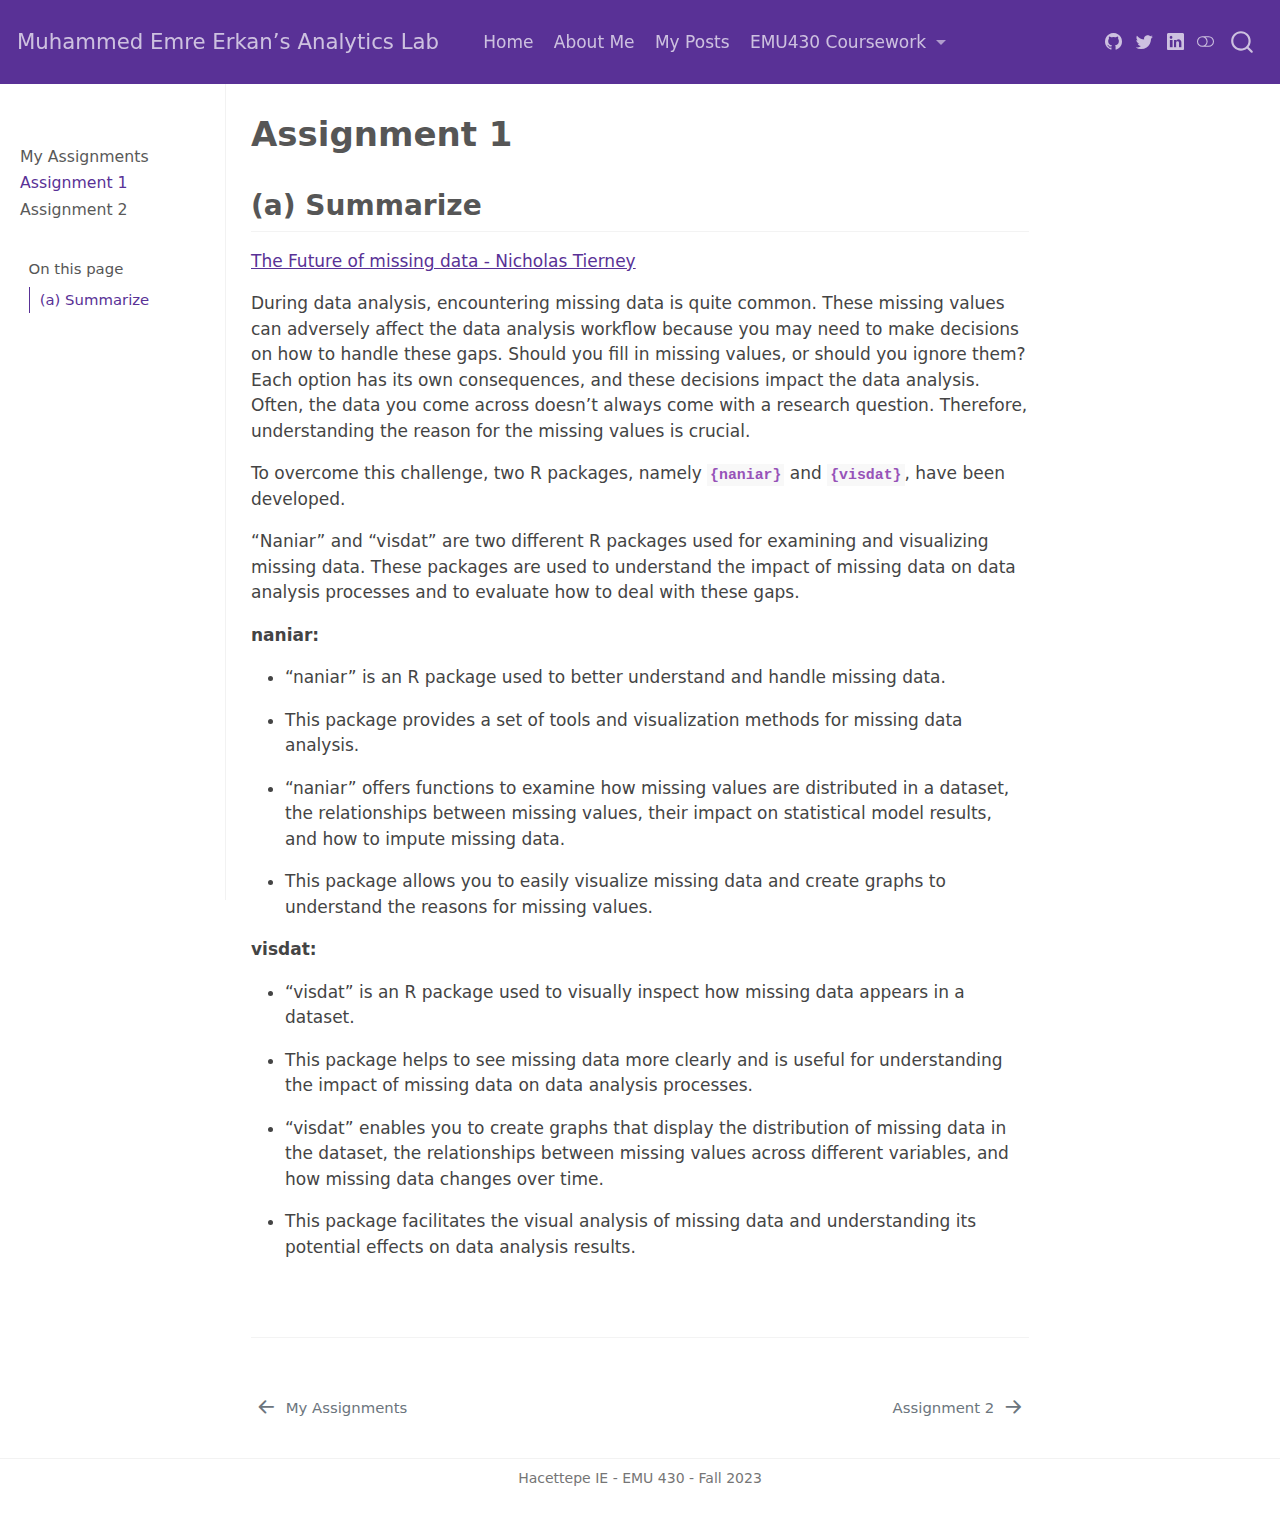
<file: docs/assignments/assignment-1.html>
<!DOCTYPE html>
<html xmlns="http://www.w3.org/1999/xhtml" lang="en" xml:lang="en"><head>

<meta charset="utf-8">
<meta name="generator" content="quarto-1.3.433">

<meta name="viewport" content="width=device-width, initial-scale=1.0, user-scalable=yes">


<title>Muhammed Emre Erkan’s Analytics Lab - Assignment 1</title>
<style>
code{white-space: pre-wrap;}
span.smallcaps{font-variant: small-caps;}
div.columns{display: flex; gap: min(4vw, 1.5em);}
div.column{flex: auto; overflow-x: auto;}
div.hanging-indent{margin-left: 1.5em; text-indent: -1.5em;}
ul.task-list{list-style: none;}
ul.task-list li input[type="checkbox"] {
  width: 0.8em;
  margin: 0 0.8em 0.2em -1em; /* quarto-specific, see https://github.com/quarto-dev/quarto-cli/issues/4556 */ 
  vertical-align: middle;
}
</style>


<script src="../site_libs/quarto-nav/quarto-nav.js"></script>
<script src="../site_libs/quarto-nav/headroom.min.js"></script>
<script src="../site_libs/clipboard/clipboard.min.js"></script>
<script src="../site_libs/quarto-search/autocomplete.umd.js"></script>
<script src="../site_libs/quarto-search/fuse.min.js"></script>
<script src="../site_libs/quarto-search/quarto-search.js"></script>
<meta name="quarto:offset" content="../">
<link href="../assignments/assignment-2.html" rel="next">
<link href="../assignments.html" rel="prev">
<script src="../site_libs/quarto-html/quarto.js"></script>
<script src="../site_libs/quarto-html/popper.min.js"></script>
<script src="../site_libs/quarto-html/tippy.umd.min.js"></script>
<script src="../site_libs/quarto-html/anchor.min.js"></script>
<link href="../site_libs/quarto-html/tippy.css" rel="stylesheet">
<link href="../site_libs/quarto-html/quarto-syntax-highlighting.css" rel="stylesheet" class="quarto-color-scheme" id="quarto-text-highlighting-styles">
<link href="../site_libs/quarto-html/quarto-syntax-highlighting-dark.css" rel="prefetch" class="quarto-color-scheme quarto-color-alternate" id="quarto-text-highlighting-styles">
<script src="../site_libs/bootstrap/bootstrap.min.js"></script>
<link href="../site_libs/bootstrap/bootstrap-icons.css" rel="stylesheet">
<link href="../site_libs/bootstrap/bootstrap.min.css" rel="stylesheet" class="quarto-color-scheme" id="quarto-bootstrap" data-mode="light">
<link href="../site_libs/bootstrap/bootstrap-dark.min.css" rel="prefetch" class="quarto-color-scheme quarto-color-alternate" id="quarto-bootstrap" data-mode="dark">
<script id="quarto-search-options" type="application/json">{
  "location": "navbar",
  "copy-button": false,
  "collapse-after": 3,
  "panel-placement": "end",
  "type": "overlay",
  "limit": 20,
  "language": {
    "search-no-results-text": "No results",
    "search-matching-documents-text": "matching documents",
    "search-copy-link-title": "Copy link to search",
    "search-hide-matches-text": "Hide additional matches",
    "search-more-match-text": "more match in this document",
    "search-more-matches-text": "more matches in this document",
    "search-clear-button-title": "Clear",
    "search-detached-cancel-button-title": "Cancel",
    "search-submit-button-title": "Submit",
    "search-label": "Search"
  }
}</script>


<link rel="stylesheet" href="../styles.css">
</head>

<body class="nav-sidebar docked nav-fixed">

<div id="quarto-search-results"></div>
  <header id="quarto-header" class="headroom fixed-top">
    <nav class="navbar navbar-expand-lg navbar-dark ">
      <div class="navbar-container container-fluid">
      <div class="navbar-brand-container">
    <a class="navbar-brand" href="../index.html">
    <span class="navbar-title">Muhammed Emre Erkan’s Analytics Lab</span>
    </a>
  </div>
            <div id="quarto-search" class="" title="Search"></div>
          <button class="navbar-toggler" type="button" data-bs-toggle="collapse" data-bs-target="#navbarCollapse" aria-controls="navbarCollapse" aria-expanded="false" aria-label="Toggle navigation" onclick="if (window.quartoToggleHeadroom) { window.quartoToggleHeadroom(); }">
  <span class="navbar-toggler-icon"></span>
</button>
          <div class="collapse navbar-collapse" id="navbarCollapse">
            <ul class="navbar-nav navbar-nav-scroll me-auto">
  <li class="nav-item">
    <a class="nav-link" href="../index.html" rel="" target="">
 <span class="menu-text">Home</span></a>
  </li>  
  <li class="nav-item">
    <a class="nav-link" href="../about.html" rel="" target="">
 <span class="menu-text">About Me</span></a>
  </li>  
  <li class="nav-item">
    <a class="nav-link" href="../posts.html" rel="" target="">
 <span class="menu-text">My Posts</span></a>
  </li>  
  <li class="nav-item dropdown ">
    <a class="nav-link dropdown-toggle" href="#" id="nav-menu-emu430-coursework" role="button" data-bs-toggle="dropdown" aria-expanded="false" rel="" target="">
 <span class="menu-text">EMU430 Coursework</span>
    </a>
    <ul class="dropdown-menu" aria-labelledby="nav-menu-emu430-coursework">    
        <li>
    <a class="dropdown-item" href="../assignments.html" rel="" target="">
 <span class="dropdown-text">Assignments</span></a>
  </li>  
        <li>
    <a class="dropdown-item" href="../project.html" rel="" target="">
 <span class="dropdown-text">Project</span></a>
  </li>  
    </ul>
  </li>
</ul>
            <div class="quarto-navbar-tools ms-auto tools-wide">
    <a href="https://github.com/memreerkan" rel="" title="" class="quarto-navigation-tool px-1" aria-label=""><i class="bi bi-github"></i></a>
    <a href="https://twitter.com" rel="" title="" class="quarto-navigation-tool px-1" aria-label=""><i class="bi bi-twitter"></i></a>
    <a href="https://linkedin.com/in/memreerkan" rel="" title="" class="quarto-navigation-tool px-1" aria-label=""><i class="bi bi-linkedin"></i></a>
  <a href="" class="quarto-color-scheme-toggle quarto-navigation-tool  px-1" onclick="window.quartoToggleColorScheme(); return false;" title="Toggle dark mode"><i class="bi"></i></a>
</div>
          </div> <!-- /navcollapse -->
      </div> <!-- /container-fluid -->
    </nav>
  <nav class="quarto-secondary-nav">
    <div class="container-fluid d-flex">
      <button type="button" class="quarto-btn-toggle btn" data-bs-toggle="collapse" data-bs-target="#quarto-sidebar,#quarto-sidebar-glass" aria-controls="quarto-sidebar" aria-expanded="false" aria-label="Toggle sidebar navigation" onclick="if (window.quartoToggleHeadroom) { window.quartoToggleHeadroom(); }">
        <i class="bi bi-layout-text-sidebar-reverse"></i>
      </button>
      <nav class="quarto-page-breadcrumbs" aria-label="breadcrumb"><ol class="breadcrumb"><li class="breadcrumb-item"><a href="../assignments/assignment-1.html">Assignment 1</a></li></ol></nav>
      <a class="flex-grow-1" role="button" data-bs-toggle="collapse" data-bs-target="#quarto-sidebar,#quarto-sidebar-glass" aria-controls="quarto-sidebar" aria-expanded="false" aria-label="Toggle sidebar navigation" onclick="if (window.quartoToggleHeadroom) { window.quartoToggleHeadroom(); }">      
      </a>
      <button type="button" class="btn quarto-search-button" aria-label="" onclick="window.quartoOpenSearch();">
        <i class="bi bi-search"></i>
      </button>
    </div>
  </nav>
</header>
<!-- content -->
<div id="quarto-content" class="quarto-container page-columns page-rows-contents page-layout-article page-navbar">
<!-- sidebar -->
  <nav id="quarto-sidebar" class="sidebar collapse collapse-horizontal sidebar-navigation docked overflow-auto">
        <div class="mt-2 flex-shrink-0 align-items-center">
        <div class="sidebar-search">
        <div id="quarto-search" class="" title="Search"></div>
        </div>
        </div>
    <div class="sidebar-menu-container"> 
    <ul class="list-unstyled mt-1">
        <li class="sidebar-item">
  <div class="sidebar-item-container"> 
  <a href="../assignments.html" class="sidebar-item-text sidebar-link">
 <span class="menu-text">My Assignments</span></a>
  </div>
</li>
        <li class="sidebar-item">
  <div class="sidebar-item-container"> 
  <a href="../assignments/assignment-1.html" class="sidebar-item-text sidebar-link active">
 <span class="menu-text">Assignment 1</span></a>
  </div>
</li>
        <li class="sidebar-item">
  <div class="sidebar-item-container"> 
  <a href="../assignments/assignment-2.html" class="sidebar-item-text sidebar-link">
 <span class="menu-text">Assignment 2</span></a>
  </div>
</li>
    </ul>
    </div>
    <nav id="TOC" role="doc-toc" class="toc-active">
    <h2 id="toc-title">On this page</h2>
   
  <ul>
  <li><a href="#a-summarize" id="toc-a-summarize" class="nav-link active" data-scroll-target="#a-summarize">(a) Summarize</a></li>
  <li><a href="#section" id="toc-section" class="nav-link" data-scroll-target="#section"></a></li>
  </ul>
</nav>
</nav>
<div id="quarto-sidebar-glass" data-bs-toggle="collapse" data-bs-target="#quarto-sidebar,#quarto-sidebar-glass"></div>
<!-- margin-sidebar -->
    <div id="quarto-margin-sidebar" class="sidebar margin-sidebar">
    </div>
<!-- main -->
<main class="content" id="quarto-document-content">

<header id="title-block-header" class="quarto-title-block default">
<div class="quarto-title">
<h1 class="title">Assignment 1</h1>
</div>



<div class="quarto-title-meta">

    
  
    
  </div>
  

</header>

<section id="a-summarize" class="level2">
<h2 class="anchored" data-anchor-id="a-summarize">(a) Summarize</h2>
<p><a href="https://www.rstudio.com/conference/2022/talks/future-of-missing-data/">The Future of missing data - Nicholas Tierney</a></p>
<p>During data analysis, encountering missing data is quite common. These missing values can adversely affect the data analysis workflow because you may need to make decisions on how to handle these gaps. Should you fill in missing values, or should you ignore them? Each option has its own consequences, and these decisions impact the data analysis. Often, the data you come across doesn’t always come with a research question. Therefore, understanding the reason for the missing values is crucial.</p>
<p>To overcome this challenge, two R packages, namely <strong><code>{naniar}</code></strong> and <strong><code>{visdat}</code></strong>, have been developed.</p>
<p>“Naniar” and “visdat” are two different R packages used for examining and visualizing missing data. These packages are used to understand the impact of missing data on data analysis processes and to evaluate how to deal with these gaps.</p>
<p><strong>naniar:</strong></p>
<ul>
<li><p>“naniar” is an R package used to better understand and handle missing data.</p></li>
<li><p>This package provides a set of tools and visualization methods for missing data analysis.</p></li>
<li><p>“naniar” offers functions to examine how missing values are distributed in a dataset, the relationships between missing values, their impact on statistical model results, and how to impute missing data.</p></li>
<li><p>This package allows you to easily visualize missing data and create graphs to understand the reasons for missing values.</p></li>
</ul>
<p><strong>visdat:</strong></p>
<ul>
<li><p>“visdat” is an R package used to visually inspect how missing data appears in a dataset.</p></li>
<li><p>This package helps to see missing data more clearly and is useful for understanding the impact of missing data on data analysis processes.</p></li>
<li><p>“visdat” enables you to create graphs that display the distribution of missing data in the dataset, the relationships between missing values across different variables, and how missing data changes over time.</p></li>
<li><p>This package facilitates the visual analysis of missing data and understanding its potential effects on data analysis results.</p></li>
</ul>
</section>
<section id="section" class="level2">
<h2 class="anchored" data-anchor-id="section"></h2>


</section>

<a onclick="window.scrollTo(0, 0); return false;" role="button" id="quarto-back-to-top"><i class="bi bi-arrow-up"></i> Back to top</a></main> <!-- /main -->
<script id="quarto-html-after-body" type="application/javascript">
window.document.addEventListener("DOMContentLoaded", function (event) {
  const toggleBodyColorMode = (bsSheetEl) => {
    const mode = bsSheetEl.getAttribute("data-mode");
    const bodyEl = window.document.querySelector("body");
    if (mode === "dark") {
      bodyEl.classList.add("quarto-dark");
      bodyEl.classList.remove("quarto-light");
    } else {
      bodyEl.classList.add("quarto-light");
      bodyEl.classList.remove("quarto-dark");
    }
  }
  const toggleBodyColorPrimary = () => {
    const bsSheetEl = window.document.querySelector("link#quarto-bootstrap");
    if (bsSheetEl) {
      toggleBodyColorMode(bsSheetEl);
    }
  }
  toggleBodyColorPrimary();  
  const disableStylesheet = (stylesheets) => {
    for (let i=0; i < stylesheets.length; i++) {
      const stylesheet = stylesheets[i];
      stylesheet.rel = 'prefetch';
    }
  }
  const enableStylesheet = (stylesheets) => {
    for (let i=0; i < stylesheets.length; i++) {
      const stylesheet = stylesheets[i];
      stylesheet.rel = 'stylesheet';
    }
  }
  const manageTransitions = (selector, allowTransitions) => {
    const els = window.document.querySelectorAll(selector);
    for (let i=0; i < els.length; i++) {
      const el = els[i];
      if (allowTransitions) {
        el.classList.remove('notransition');
      } else {
        el.classList.add('notransition');
      }
    }
  }
  const toggleColorMode = (alternate) => {
    // Switch the stylesheets
    const alternateStylesheets = window.document.querySelectorAll('link.quarto-color-scheme.quarto-color-alternate');
    manageTransitions('#quarto-margin-sidebar .nav-link', false);
    if (alternate) {
      enableStylesheet(alternateStylesheets);
      for (const sheetNode of alternateStylesheets) {
        if (sheetNode.id === "quarto-bootstrap") {
          toggleBodyColorMode(sheetNode);
        }
      }
    } else {
      disableStylesheet(alternateStylesheets);
      toggleBodyColorPrimary();
    }
    manageTransitions('#quarto-margin-sidebar .nav-link', true);
    // Switch the toggles
    const toggles = window.document.querySelectorAll('.quarto-color-scheme-toggle');
    for (let i=0; i < toggles.length; i++) {
      const toggle = toggles[i];
      if (toggle) {
        if (alternate) {
          toggle.classList.add("alternate");     
        } else {
          toggle.classList.remove("alternate");
        }
      }
    }
    // Hack to workaround the fact that safari doesn't
    // properly recolor the scrollbar when toggling (#1455)
    if (navigator.userAgent.indexOf('Safari') > 0 && navigator.userAgent.indexOf('Chrome') == -1) {
      manageTransitions("body", false);
      window.scrollTo(0, 1);
      setTimeout(() => {
        window.scrollTo(0, 0);
        manageTransitions("body", true);
      }, 40);  
    }
  }
  const isFileUrl = () => { 
    return window.location.protocol === 'file:';
  }
  const hasAlternateSentinel = () => {  
    let styleSentinel = getColorSchemeSentinel();
    if (styleSentinel !== null) {
      return styleSentinel === "alternate";
    } else {
      return false;
    }
  }
  const setStyleSentinel = (alternate) => {
    const value = alternate ? "alternate" : "default";
    if (!isFileUrl()) {
      window.localStorage.setItem("quarto-color-scheme", value);
    } else {
      localAlternateSentinel = value;
    }
  }
  const getColorSchemeSentinel = () => {
    if (!isFileUrl()) {
      const storageValue = window.localStorage.getItem("quarto-color-scheme");
      return storageValue != null ? storageValue : localAlternateSentinel;
    } else {
      return localAlternateSentinel;
    }
  }
  let localAlternateSentinel = 'default';
  // Dark / light mode switch
  window.quartoToggleColorScheme = () => {
    // Read the current dark / light value 
    let toAlternate = !hasAlternateSentinel();
    toggleColorMode(toAlternate);
    setStyleSentinel(toAlternate);
  };
  // Ensure there is a toggle, if there isn't float one in the top right
  if (window.document.querySelector('.quarto-color-scheme-toggle') === null) {
    const a = window.document.createElement('a');
    a.classList.add('top-right');
    a.classList.add('quarto-color-scheme-toggle');
    a.href = "";
    a.onclick = function() { try { window.quartoToggleColorScheme(); } catch {} return false; };
    const i = window.document.createElement("i");
    i.classList.add('bi');
    a.appendChild(i);
    window.document.body.appendChild(a);
  }
  // Switch to dark mode if need be
  if (hasAlternateSentinel()) {
    toggleColorMode(true);
  } else {
    toggleColorMode(false);
  }
  const icon = "";
  const anchorJS = new window.AnchorJS();
  anchorJS.options = {
    placement: 'right',
    icon: icon
  };
  anchorJS.add('.anchored');
  const isCodeAnnotation = (el) => {
    for (const clz of el.classList) {
      if (clz.startsWith('code-annotation-')) {                     
        return true;
      }
    }
    return false;
  }
  const clipboard = new window.ClipboardJS('.code-copy-button', {
    text: function(trigger) {
      const codeEl = trigger.previousElementSibling.cloneNode(true);
      for (const childEl of codeEl.children) {
        if (isCodeAnnotation(childEl)) {
          childEl.remove();
        }
      }
      return codeEl.innerText;
    }
  });
  clipboard.on('success', function(e) {
    // button target
    const button = e.trigger;
    // don't keep focus
    button.blur();
    // flash "checked"
    button.classList.add('code-copy-button-checked');
    var currentTitle = button.getAttribute("title");
    button.setAttribute("title", "Copied!");
    let tooltip;
    if (window.bootstrap) {
      button.setAttribute("data-bs-toggle", "tooltip");
      button.setAttribute("data-bs-placement", "left");
      button.setAttribute("data-bs-title", "Copied!");
      tooltip = new bootstrap.Tooltip(button, 
        { trigger: "manual", 
          customClass: "code-copy-button-tooltip",
          offset: [0, -8]});
      tooltip.show();    
    }
    setTimeout(function() {
      if (tooltip) {
        tooltip.hide();
        button.removeAttribute("data-bs-title");
        button.removeAttribute("data-bs-toggle");
        button.removeAttribute("data-bs-placement");
      }
      button.setAttribute("title", currentTitle);
      button.classList.remove('code-copy-button-checked');
    }, 1000);
    // clear code selection
    e.clearSelection();
  });
  function tippyHover(el, contentFn) {
    const config = {
      allowHTML: true,
      content: contentFn,
      maxWidth: 500,
      delay: 100,
      arrow: false,
      appendTo: function(el) {
          return el.parentElement;
      },
      interactive: true,
      interactiveBorder: 10,
      theme: 'quarto',
      placement: 'bottom-start'
    };
    window.tippy(el, config); 
  }
  const noterefs = window.document.querySelectorAll('a[role="doc-noteref"]');
  for (var i=0; i<noterefs.length; i++) {
    const ref = noterefs[i];
    tippyHover(ref, function() {
      // use id or data attribute instead here
      let href = ref.getAttribute('data-footnote-href') || ref.getAttribute('href');
      try { href = new URL(href).hash; } catch {}
      const id = href.replace(/^#\/?/, "");
      const note = window.document.getElementById(id);
      return note.innerHTML;
    });
  }
      let selectedAnnoteEl;
      const selectorForAnnotation = ( cell, annotation) => {
        let cellAttr = 'data-code-cell="' + cell + '"';
        let lineAttr = 'data-code-annotation="' +  annotation + '"';
        const selector = 'span[' + cellAttr + '][' + lineAttr + ']';
        return selector;
      }
      const selectCodeLines = (annoteEl) => {
        const doc = window.document;
        const targetCell = annoteEl.getAttribute("data-target-cell");
        const targetAnnotation = annoteEl.getAttribute("data-target-annotation");
        const annoteSpan = window.document.querySelector(selectorForAnnotation(targetCell, targetAnnotation));
        const lines = annoteSpan.getAttribute("data-code-lines").split(",");
        const lineIds = lines.map((line) => {
          return targetCell + "-" + line;
        })
        let top = null;
        let height = null;
        let parent = null;
        if (lineIds.length > 0) {
            //compute the position of the single el (top and bottom and make a div)
            const el = window.document.getElementById(lineIds[0]);
            top = el.offsetTop;
            height = el.offsetHeight;
            parent = el.parentElement.parentElement;
          if (lineIds.length > 1) {
            const lastEl = window.document.getElementById(lineIds[lineIds.length - 1]);
            const bottom = lastEl.offsetTop + lastEl.offsetHeight;
            height = bottom - top;
          }
          if (top !== null && height !== null && parent !== null) {
            // cook up a div (if necessary) and position it 
            let div = window.document.getElementById("code-annotation-line-highlight");
            if (div === null) {
              div = window.document.createElement("div");
              div.setAttribute("id", "code-annotation-line-highlight");
              div.style.position = 'absolute';
              parent.appendChild(div);
            }
            div.style.top = top - 2 + "px";
            div.style.height = height + 4 + "px";
            let gutterDiv = window.document.getElementById("code-annotation-line-highlight-gutter");
            if (gutterDiv === null) {
              gutterDiv = window.document.createElement("div");
              gutterDiv.setAttribute("id", "code-annotation-line-highlight-gutter");
              gutterDiv.style.position = 'absolute';
              const codeCell = window.document.getElementById(targetCell);
              const gutter = codeCell.querySelector('.code-annotation-gutter');
              gutter.appendChild(gutterDiv);
            }
            gutterDiv.style.top = top - 2 + "px";
            gutterDiv.style.height = height + 4 + "px";
          }
          selectedAnnoteEl = annoteEl;
        }
      };
      const unselectCodeLines = () => {
        const elementsIds = ["code-annotation-line-highlight", "code-annotation-line-highlight-gutter"];
        elementsIds.forEach((elId) => {
          const div = window.document.getElementById(elId);
          if (div) {
            div.remove();
          }
        });
        selectedAnnoteEl = undefined;
      };
      // Attach click handler to the DT
      const annoteDls = window.document.querySelectorAll('dt[data-target-cell]');
      for (const annoteDlNode of annoteDls) {
        annoteDlNode.addEventListener('click', (event) => {
          const clickedEl = event.target;
          if (clickedEl !== selectedAnnoteEl) {
            unselectCodeLines();
            const activeEl = window.document.querySelector('dt[data-target-cell].code-annotation-active');
            if (activeEl) {
              activeEl.classList.remove('code-annotation-active');
            }
            selectCodeLines(clickedEl);
            clickedEl.classList.add('code-annotation-active');
          } else {
            // Unselect the line
            unselectCodeLines();
            clickedEl.classList.remove('code-annotation-active');
          }
        });
      }
  const findCites = (el) => {
    const parentEl = el.parentElement;
    if (parentEl) {
      const cites = parentEl.dataset.cites;
      if (cites) {
        return {
          el,
          cites: cites.split(' ')
        };
      } else {
        return findCites(el.parentElement)
      }
    } else {
      return undefined;
    }
  };
  var bibliorefs = window.document.querySelectorAll('a[role="doc-biblioref"]');
  for (var i=0; i<bibliorefs.length; i++) {
    const ref = bibliorefs[i];
    const citeInfo = findCites(ref);
    if (citeInfo) {
      tippyHover(citeInfo.el, function() {
        var popup = window.document.createElement('div');
        citeInfo.cites.forEach(function(cite) {
          var citeDiv = window.document.createElement('div');
          citeDiv.classList.add('hanging-indent');
          citeDiv.classList.add('csl-entry');
          var biblioDiv = window.document.getElementById('ref-' + cite);
          if (biblioDiv) {
            citeDiv.innerHTML = biblioDiv.innerHTML;
          }
          popup.appendChild(citeDiv);
        });
        return popup.innerHTML;
      });
    }
  }
});
</script>
<nav class="page-navigation">
  <div class="nav-page nav-page-previous">
      <a href="../assignments.html" class="pagination-link">
        <i class="bi bi-arrow-left-short"></i> <span class="nav-page-text">My Assignments</span>
      </a>          
  </div>
  <div class="nav-page nav-page-next">
      <a href="../assignments/assignment-2.html" class="pagination-link">
        <span class="nav-page-text">Assignment 2</span> <i class="bi bi-arrow-right-short"></i>
      </a>
  </div>
</nav>
</div> <!-- /content -->
<footer class="footer">
  <div class="nav-footer">
    <div class="nav-footer-left">
      &nbsp;
    </div>   
    <div class="nav-footer-center">Hacettepe IE - EMU 430 - Fall 2023</div>
    <div class="nav-footer-right">
      &nbsp;
    </div>
  </div>
</footer>



</body></html>
</file>
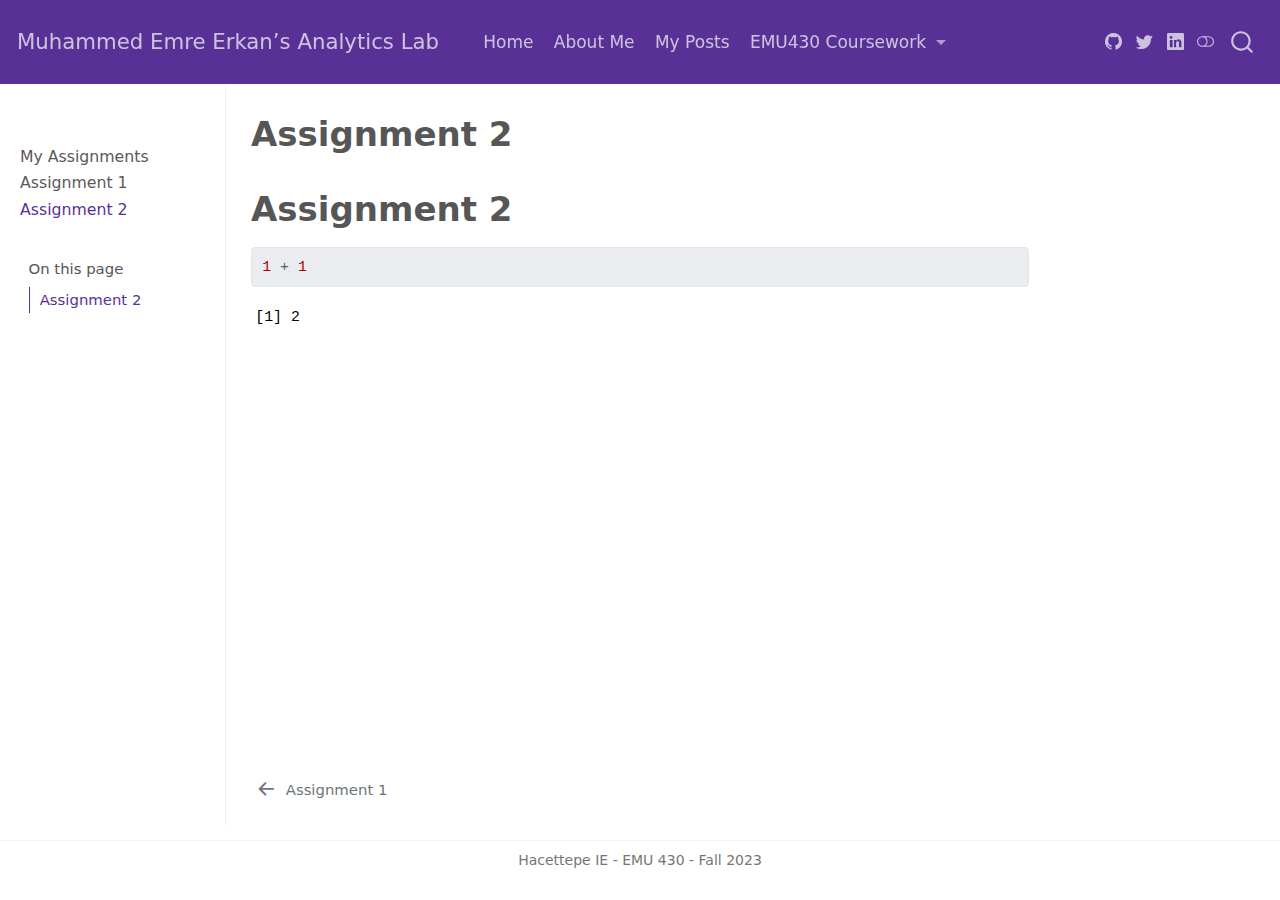
<file: docs/assignments/assignment-2.html>
<!DOCTYPE html>
<html xmlns="http://www.w3.org/1999/xhtml" lang="en" xml:lang="en"><head>

<meta charset="utf-8">
<meta name="generator" content="quarto-1.3.433">

<meta name="viewport" content="width=device-width, initial-scale=1.0, user-scalable=yes">


<title>Muhammed Emre Erkan’s Analytics Lab - Assignment 2</title>
<style>
code{white-space: pre-wrap;}
span.smallcaps{font-variant: small-caps;}
div.columns{display: flex; gap: min(4vw, 1.5em);}
div.column{flex: auto; overflow-x: auto;}
div.hanging-indent{margin-left: 1.5em; text-indent: -1.5em;}
ul.task-list{list-style: none;}
ul.task-list li input[type="checkbox"] {
  width: 0.8em;
  margin: 0 0.8em 0.2em -1em; /* quarto-specific, see https://github.com/quarto-dev/quarto-cli/issues/4556 */ 
  vertical-align: middle;
}
/* CSS for syntax highlighting */
pre > code.sourceCode { white-space: pre; position: relative; }
pre > code.sourceCode > span { display: inline-block; line-height: 1.25; }
pre > code.sourceCode > span:empty { height: 1.2em; }
.sourceCode { overflow: visible; }
code.sourceCode > span { color: inherit; text-decoration: inherit; }
div.sourceCode { margin: 1em 0; }
pre.sourceCode { margin: 0; }
@media screen {
div.sourceCode { overflow: auto; }
}
@media print {
pre > code.sourceCode { white-space: pre-wrap; }
pre > code.sourceCode > span { text-indent: -5em; padding-left: 5em; }
}
pre.numberSource code
  { counter-reset: source-line 0; }
pre.numberSource code > span
  { position: relative; left: -4em; counter-increment: source-line; }
pre.numberSource code > span > a:first-child::before
  { content: counter(source-line);
    position: relative; left: -1em; text-align: right; vertical-align: baseline;
    border: none; display: inline-block;
    -webkit-touch-callout: none; -webkit-user-select: none;
    -khtml-user-select: none; -moz-user-select: none;
    -ms-user-select: none; user-select: none;
    padding: 0 4px; width: 4em;
  }
pre.numberSource { margin-left: 3em;  padding-left: 4px; }
div.sourceCode
  {   }
@media screen {
pre > code.sourceCode > span > a:first-child::before { text-decoration: underline; }
}
</style>


<script src="../site_libs/quarto-nav/quarto-nav.js"></script>
<script src="../site_libs/quarto-nav/headroom.min.js"></script>
<script src="../site_libs/clipboard/clipboard.min.js"></script>
<script src="../site_libs/quarto-search/autocomplete.umd.js"></script>
<script src="../site_libs/quarto-search/fuse.min.js"></script>
<script src="../site_libs/quarto-search/quarto-search.js"></script>
<meta name="quarto:offset" content="../">
<link href="../assignments/assignment-1.html" rel="prev">
<script src="../site_libs/quarto-html/quarto.js"></script>
<script src="../site_libs/quarto-html/popper.min.js"></script>
<script src="../site_libs/quarto-html/tippy.umd.min.js"></script>
<script src="../site_libs/quarto-html/anchor.min.js"></script>
<link href="../site_libs/quarto-html/tippy.css" rel="stylesheet">
<link href="../site_libs/quarto-html/quarto-syntax-highlighting.css" rel="stylesheet" class="quarto-color-scheme" id="quarto-text-highlighting-styles">
<link href="../site_libs/quarto-html/quarto-syntax-highlighting-dark.css" rel="prefetch" class="quarto-color-scheme quarto-color-alternate" id="quarto-text-highlighting-styles">
<script src="../site_libs/bootstrap/bootstrap.min.js"></script>
<link href="../site_libs/bootstrap/bootstrap-icons.css" rel="stylesheet">
<link href="../site_libs/bootstrap/bootstrap.min.css" rel="stylesheet" class="quarto-color-scheme" id="quarto-bootstrap" data-mode="light">
<link href="../site_libs/bootstrap/bootstrap-dark.min.css" rel="prefetch" class="quarto-color-scheme quarto-color-alternate" id="quarto-bootstrap" data-mode="dark">
<script id="quarto-search-options" type="application/json">{
  "location": "navbar",
  "copy-button": false,
  "collapse-after": 3,
  "panel-placement": "end",
  "type": "overlay",
  "limit": 20,
  "language": {
    "search-no-results-text": "No results",
    "search-matching-documents-text": "matching documents",
    "search-copy-link-title": "Copy link to search",
    "search-hide-matches-text": "Hide additional matches",
    "search-more-match-text": "more match in this document",
    "search-more-matches-text": "more matches in this document",
    "search-clear-button-title": "Clear",
    "search-detached-cancel-button-title": "Cancel",
    "search-submit-button-title": "Submit",
    "search-label": "Search"
  }
}</script>


<link rel="stylesheet" href="../styles.css">
</head>

<body class="nav-sidebar docked nav-fixed">

<div id="quarto-search-results"></div>
  <header id="quarto-header" class="headroom fixed-top">
    <nav class="navbar navbar-expand-lg navbar-dark ">
      <div class="navbar-container container-fluid">
      <div class="navbar-brand-container">
    <a class="navbar-brand" href="../index.html">
    <span class="navbar-title">Muhammed Emre Erkan’s Analytics Lab</span>
    </a>
  </div>
            <div id="quarto-search" class="" title="Search"></div>
          <button class="navbar-toggler" type="button" data-bs-toggle="collapse" data-bs-target="#navbarCollapse" aria-controls="navbarCollapse" aria-expanded="false" aria-label="Toggle navigation" onclick="if (window.quartoToggleHeadroom) { window.quartoToggleHeadroom(); }">
  <span class="navbar-toggler-icon"></span>
</button>
          <div class="collapse navbar-collapse" id="navbarCollapse">
            <ul class="navbar-nav navbar-nav-scroll me-auto">
  <li class="nav-item">
    <a class="nav-link" href="../index.html" rel="" target="">
 <span class="menu-text">Home</span></a>
  </li>  
  <li class="nav-item">
    <a class="nav-link" href="../about.html" rel="" target="">
 <span class="menu-text">About Me</span></a>
  </li>  
  <li class="nav-item">
    <a class="nav-link" href="../posts.html" rel="" target="">
 <span class="menu-text">My Posts</span></a>
  </li>  
  <li class="nav-item dropdown ">
    <a class="nav-link dropdown-toggle" href="#" id="nav-menu-emu430-coursework" role="button" data-bs-toggle="dropdown" aria-expanded="false" rel="" target="">
 <span class="menu-text">EMU430 Coursework</span>
    </a>
    <ul class="dropdown-menu" aria-labelledby="nav-menu-emu430-coursework">    
        <li>
    <a class="dropdown-item" href="../assignments.html" rel="" target="">
 <span class="dropdown-text">Assignments</span></a>
  </li>  
        <li>
    <a class="dropdown-item" href="../project.html" rel="" target="">
 <span class="dropdown-text">Project</span></a>
  </li>  
    </ul>
  </li>
</ul>
            <div class="quarto-navbar-tools ms-auto tools-wide">
    <a href="https://github.com/memreerkan" rel="" title="" class="quarto-navigation-tool px-1" aria-label=""><i class="bi bi-github"></i></a>
    <a href="https://twitter.com" rel="" title="" class="quarto-navigation-tool px-1" aria-label=""><i class="bi bi-twitter"></i></a>
    <a href="https://linkedin.com/in/memreerkan" rel="" title="" class="quarto-navigation-tool px-1" aria-label=""><i class="bi bi-linkedin"></i></a>
  <a href="" class="quarto-color-scheme-toggle quarto-navigation-tool  px-1" onclick="window.quartoToggleColorScheme(); return false;" title="Toggle dark mode"><i class="bi"></i></a>
</div>
          </div> <!-- /navcollapse -->
      </div> <!-- /container-fluid -->
    </nav>
  <nav class="quarto-secondary-nav">
    <div class="container-fluid d-flex">
      <button type="button" class="quarto-btn-toggle btn" data-bs-toggle="collapse" data-bs-target="#quarto-sidebar,#quarto-sidebar-glass" aria-controls="quarto-sidebar" aria-expanded="false" aria-label="Toggle sidebar navigation" onclick="if (window.quartoToggleHeadroom) { window.quartoToggleHeadroom(); }">
        <i class="bi bi-layout-text-sidebar-reverse"></i>
      </button>
      <nav class="quarto-page-breadcrumbs" aria-label="breadcrumb"><ol class="breadcrumb"><li class="breadcrumb-item"><a href="../assignments/assignment-2.html">Assignment 2</a></li></ol></nav>
      <a class="flex-grow-1" role="button" data-bs-toggle="collapse" data-bs-target="#quarto-sidebar,#quarto-sidebar-glass" aria-controls="quarto-sidebar" aria-expanded="false" aria-label="Toggle sidebar navigation" onclick="if (window.quartoToggleHeadroom) { window.quartoToggleHeadroom(); }">      
      </a>
      <button type="button" class="btn quarto-search-button" aria-label="" onclick="window.quartoOpenSearch();">
        <i class="bi bi-search"></i>
      </button>
    </div>
  </nav>
</header>
<!-- content -->
<div id="quarto-content" class="quarto-container page-columns page-rows-contents page-layout-article page-navbar">
<!-- sidebar -->
  <nav id="quarto-sidebar" class="sidebar collapse collapse-horizontal sidebar-navigation docked overflow-auto">
        <div class="mt-2 flex-shrink-0 align-items-center">
        <div class="sidebar-search">
        <div id="quarto-search" class="" title="Search"></div>
        </div>
        </div>
    <div class="sidebar-menu-container"> 
    <ul class="list-unstyled mt-1">
        <li class="sidebar-item">
  <div class="sidebar-item-container"> 
  <a href="../assignments.html" class="sidebar-item-text sidebar-link">
 <span class="menu-text">My Assignments</span></a>
  </div>
</li>
        <li class="sidebar-item">
  <div class="sidebar-item-container"> 
  <a href="../assignments/assignment-1.html" class="sidebar-item-text sidebar-link">
 <span class="menu-text">Assignment 1</span></a>
  </div>
</li>
        <li class="sidebar-item">
  <div class="sidebar-item-container"> 
  <a href="../assignments/assignment-2.html" class="sidebar-item-text sidebar-link active">
 <span class="menu-text">Assignment 2</span></a>
  </div>
</li>
    </ul>
    </div>
    <nav id="TOC" role="doc-toc" class="toc-active">
    <h2 id="toc-title">On this page</h2>
   
  <ul>
  <li><a href="#assignment-2" id="toc-assignment-2" class="nav-link active" data-scroll-target="#assignment-2">Assignment 2</a></li>
  </ul>
</nav>
</nav>
<div id="quarto-sidebar-glass" data-bs-toggle="collapse" data-bs-target="#quarto-sidebar,#quarto-sidebar-glass"></div>
<!-- margin-sidebar -->
    <div id="quarto-margin-sidebar" class="sidebar margin-sidebar">
    </div>
<!-- main -->
<main class="content" id="quarto-document-content">

<header id="title-block-header" class="quarto-title-block default">
<div class="quarto-title">
<h1 class="title">Assignment 2</h1>
</div>



<div class="quarto-title-meta">

    
  
    
  </div>
  

</header>

<section id="assignment-2" class="level1">
<h1>Assignment 2</h1>
<div class="cell">
<div class="sourceCode cell-code" id="cb1"><pre class="sourceCode r code-with-copy"><code class="sourceCode r"><span id="cb1-1"><a href="#cb1-1" aria-hidden="true" tabindex="-1"></a><span class="dv">1</span> <span class="sc">+</span> <span class="dv">1</span></span></code><button title="Copy to Clipboard" class="code-copy-button"><i class="bi"></i></button></pre></div>
<div class="cell-output cell-output-stdout">
<pre><code>[1] 2</code></pre>
</div>
</div>


</section>

<a onclick="window.scrollTo(0, 0); return false;" role="button" id="quarto-back-to-top"><i class="bi bi-arrow-up"></i> Back to top</a></main> <!-- /main -->
<script id="quarto-html-after-body" type="application/javascript">
window.document.addEventListener("DOMContentLoaded", function (event) {
  const toggleBodyColorMode = (bsSheetEl) => {
    const mode = bsSheetEl.getAttribute("data-mode");
    const bodyEl = window.document.querySelector("body");
    if (mode === "dark") {
      bodyEl.classList.add("quarto-dark");
      bodyEl.classList.remove("quarto-light");
    } else {
      bodyEl.classList.add("quarto-light");
      bodyEl.classList.remove("quarto-dark");
    }
  }
  const toggleBodyColorPrimary = () => {
    const bsSheetEl = window.document.querySelector("link#quarto-bootstrap");
    if (bsSheetEl) {
      toggleBodyColorMode(bsSheetEl);
    }
  }
  toggleBodyColorPrimary();  
  const disableStylesheet = (stylesheets) => {
    for (let i=0; i < stylesheets.length; i++) {
      const stylesheet = stylesheets[i];
      stylesheet.rel = 'prefetch';
    }
  }
  const enableStylesheet = (stylesheets) => {
    for (let i=0; i < stylesheets.length; i++) {
      const stylesheet = stylesheets[i];
      stylesheet.rel = 'stylesheet';
    }
  }
  const manageTransitions = (selector, allowTransitions) => {
    const els = window.document.querySelectorAll(selector);
    for (let i=0; i < els.length; i++) {
      const el = els[i];
      if (allowTransitions) {
        el.classList.remove('notransition');
      } else {
        el.classList.add('notransition');
      }
    }
  }
  const toggleColorMode = (alternate) => {
    // Switch the stylesheets
    const alternateStylesheets = window.document.querySelectorAll('link.quarto-color-scheme.quarto-color-alternate');
    manageTransitions('#quarto-margin-sidebar .nav-link', false);
    if (alternate) {
      enableStylesheet(alternateStylesheets);
      for (const sheetNode of alternateStylesheets) {
        if (sheetNode.id === "quarto-bootstrap") {
          toggleBodyColorMode(sheetNode);
        }
      }
    } else {
      disableStylesheet(alternateStylesheets);
      toggleBodyColorPrimary();
    }
    manageTransitions('#quarto-margin-sidebar .nav-link', true);
    // Switch the toggles
    const toggles = window.document.querySelectorAll('.quarto-color-scheme-toggle');
    for (let i=0; i < toggles.length; i++) {
      const toggle = toggles[i];
      if (toggle) {
        if (alternate) {
          toggle.classList.add("alternate");     
        } else {
          toggle.classList.remove("alternate");
        }
      }
    }
    // Hack to workaround the fact that safari doesn't
    // properly recolor the scrollbar when toggling (#1455)
    if (navigator.userAgent.indexOf('Safari') > 0 && navigator.userAgent.indexOf('Chrome') == -1) {
      manageTransitions("body", false);
      window.scrollTo(0, 1);
      setTimeout(() => {
        window.scrollTo(0, 0);
        manageTransitions("body", true);
      }, 40);  
    }
  }
  const isFileUrl = () => { 
    return window.location.protocol === 'file:';
  }
  const hasAlternateSentinel = () => {  
    let styleSentinel = getColorSchemeSentinel();
    if (styleSentinel !== null) {
      return styleSentinel === "alternate";
    } else {
      return false;
    }
  }
  const setStyleSentinel = (alternate) => {
    const value = alternate ? "alternate" : "default";
    if (!isFileUrl()) {
      window.localStorage.setItem("quarto-color-scheme", value);
    } else {
      localAlternateSentinel = value;
    }
  }
  const getColorSchemeSentinel = () => {
    if (!isFileUrl()) {
      const storageValue = window.localStorage.getItem("quarto-color-scheme");
      return storageValue != null ? storageValue : localAlternateSentinel;
    } else {
      return localAlternateSentinel;
    }
  }
  let localAlternateSentinel = 'default';
  // Dark / light mode switch
  window.quartoToggleColorScheme = () => {
    // Read the current dark / light value 
    let toAlternate = !hasAlternateSentinel();
    toggleColorMode(toAlternate);
    setStyleSentinel(toAlternate);
  };
  // Ensure there is a toggle, if there isn't float one in the top right
  if (window.document.querySelector('.quarto-color-scheme-toggle') === null) {
    const a = window.document.createElement('a');
    a.classList.add('top-right');
    a.classList.add('quarto-color-scheme-toggle');
    a.href = "";
    a.onclick = function() { try { window.quartoToggleColorScheme(); } catch {} return false; };
    const i = window.document.createElement("i");
    i.classList.add('bi');
    a.appendChild(i);
    window.document.body.appendChild(a);
  }
  // Switch to dark mode if need be
  if (hasAlternateSentinel()) {
    toggleColorMode(true);
  } else {
    toggleColorMode(false);
  }
  const icon = "";
  const anchorJS = new window.AnchorJS();
  anchorJS.options = {
    placement: 'right',
    icon: icon
  };
  anchorJS.add('.anchored');
  const isCodeAnnotation = (el) => {
    for (const clz of el.classList) {
      if (clz.startsWith('code-annotation-')) {                     
        return true;
      }
    }
    return false;
  }
  const clipboard = new window.ClipboardJS('.code-copy-button', {
    text: function(trigger) {
      const codeEl = trigger.previousElementSibling.cloneNode(true);
      for (const childEl of codeEl.children) {
        if (isCodeAnnotation(childEl)) {
          childEl.remove();
        }
      }
      return codeEl.innerText;
    }
  });
  clipboard.on('success', function(e) {
    // button target
    const button = e.trigger;
    // don't keep focus
    button.blur();
    // flash "checked"
    button.classList.add('code-copy-button-checked');
    var currentTitle = button.getAttribute("title");
    button.setAttribute("title", "Copied!");
    let tooltip;
    if (window.bootstrap) {
      button.setAttribute("data-bs-toggle", "tooltip");
      button.setAttribute("data-bs-placement", "left");
      button.setAttribute("data-bs-title", "Copied!");
      tooltip = new bootstrap.Tooltip(button, 
        { trigger: "manual", 
          customClass: "code-copy-button-tooltip",
          offset: [0, -8]});
      tooltip.show();    
    }
    setTimeout(function() {
      if (tooltip) {
        tooltip.hide();
        button.removeAttribute("data-bs-title");
        button.removeAttribute("data-bs-toggle");
        button.removeAttribute("data-bs-placement");
      }
      button.setAttribute("title", currentTitle);
      button.classList.remove('code-copy-button-checked');
    }, 1000);
    // clear code selection
    e.clearSelection();
  });
  function tippyHover(el, contentFn) {
    const config = {
      allowHTML: true,
      content: contentFn,
      maxWidth: 500,
      delay: 100,
      arrow: false,
      appendTo: function(el) {
          return el.parentElement;
      },
      interactive: true,
      interactiveBorder: 10,
      theme: 'quarto',
      placement: 'bottom-start'
    };
    window.tippy(el, config); 
  }
  const noterefs = window.document.querySelectorAll('a[role="doc-noteref"]');
  for (var i=0; i<noterefs.length; i++) {
    const ref = noterefs[i];
    tippyHover(ref, function() {
      // use id or data attribute instead here
      let href = ref.getAttribute('data-footnote-href') || ref.getAttribute('href');
      try { href = new URL(href).hash; } catch {}
      const id = href.replace(/^#\/?/, "");
      const note = window.document.getElementById(id);
      return note.innerHTML;
    });
  }
      let selectedAnnoteEl;
      const selectorForAnnotation = ( cell, annotation) => {
        let cellAttr = 'data-code-cell="' + cell + '"';
        let lineAttr = 'data-code-annotation="' +  annotation + '"';
        const selector = 'span[' + cellAttr + '][' + lineAttr + ']';
        return selector;
      }
      const selectCodeLines = (annoteEl) => {
        const doc = window.document;
        const targetCell = annoteEl.getAttribute("data-target-cell");
        const targetAnnotation = annoteEl.getAttribute("data-target-annotation");
        const annoteSpan = window.document.querySelector(selectorForAnnotation(targetCell, targetAnnotation));
        const lines = annoteSpan.getAttribute("data-code-lines").split(",");
        const lineIds = lines.map((line) => {
          return targetCell + "-" + line;
        })
        let top = null;
        let height = null;
        let parent = null;
        if (lineIds.length > 0) {
            //compute the position of the single el (top and bottom and make a div)
            const el = window.document.getElementById(lineIds[0]);
            top = el.offsetTop;
            height = el.offsetHeight;
            parent = el.parentElement.parentElement;
          if (lineIds.length > 1) {
            const lastEl = window.document.getElementById(lineIds[lineIds.length - 1]);
            const bottom = lastEl.offsetTop + lastEl.offsetHeight;
            height = bottom - top;
          }
          if (top !== null && height !== null && parent !== null) {
            // cook up a div (if necessary) and position it 
            let div = window.document.getElementById("code-annotation-line-highlight");
            if (div === null) {
              div = window.document.createElement("div");
              div.setAttribute("id", "code-annotation-line-highlight");
              div.style.position = 'absolute';
              parent.appendChild(div);
            }
            div.style.top = top - 2 + "px";
            div.style.height = height + 4 + "px";
            let gutterDiv = window.document.getElementById("code-annotation-line-highlight-gutter");
            if (gutterDiv === null) {
              gutterDiv = window.document.createElement("div");
              gutterDiv.setAttribute("id", "code-annotation-line-highlight-gutter");
              gutterDiv.style.position = 'absolute';
              const codeCell = window.document.getElementById(targetCell);
              const gutter = codeCell.querySelector('.code-annotation-gutter');
              gutter.appendChild(gutterDiv);
            }
            gutterDiv.style.top = top - 2 + "px";
            gutterDiv.style.height = height + 4 + "px";
          }
          selectedAnnoteEl = annoteEl;
        }
      };
      const unselectCodeLines = () => {
        const elementsIds = ["code-annotation-line-highlight", "code-annotation-line-highlight-gutter"];
        elementsIds.forEach((elId) => {
          const div = window.document.getElementById(elId);
          if (div) {
            div.remove();
          }
        });
        selectedAnnoteEl = undefined;
      };
      // Attach click handler to the DT
      const annoteDls = window.document.querySelectorAll('dt[data-target-cell]');
      for (const annoteDlNode of annoteDls) {
        annoteDlNode.addEventListener('click', (event) => {
          const clickedEl = event.target;
          if (clickedEl !== selectedAnnoteEl) {
            unselectCodeLines();
            const activeEl = window.document.querySelector('dt[data-target-cell].code-annotation-active');
            if (activeEl) {
              activeEl.classList.remove('code-annotation-active');
            }
            selectCodeLines(clickedEl);
            clickedEl.classList.add('code-annotation-active');
          } else {
            // Unselect the line
            unselectCodeLines();
            clickedEl.classList.remove('code-annotation-active');
          }
        });
      }
  const findCites = (el) => {
    const parentEl = el.parentElement;
    if (parentEl) {
      const cites = parentEl.dataset.cites;
      if (cites) {
        return {
          el,
          cites: cites.split(' ')
        };
      } else {
        return findCites(el.parentElement)
      }
    } else {
      return undefined;
    }
  };
  var bibliorefs = window.document.querySelectorAll('a[role="doc-biblioref"]');
  for (var i=0; i<bibliorefs.length; i++) {
    const ref = bibliorefs[i];
    const citeInfo = findCites(ref);
    if (citeInfo) {
      tippyHover(citeInfo.el, function() {
        var popup = window.document.createElement('div');
        citeInfo.cites.forEach(function(cite) {
          var citeDiv = window.document.createElement('div');
          citeDiv.classList.add('hanging-indent');
          citeDiv.classList.add('csl-entry');
          var biblioDiv = window.document.getElementById('ref-' + cite);
          if (biblioDiv) {
            citeDiv.innerHTML = biblioDiv.innerHTML;
          }
          popup.appendChild(citeDiv);
        });
        return popup.innerHTML;
      });
    }
  }
});
</script>
<nav class="page-navigation">
  <div class="nav-page nav-page-previous">
      <a href="../assignments/assignment-1.html" class="pagination-link">
        <i class="bi bi-arrow-left-short"></i> <span class="nav-page-text">Assignment 1</span>
      </a>          
  </div>
  <div class="nav-page nav-page-next">
  </div>
</nav>
</div> <!-- /content -->
<footer class="footer">
  <div class="nav-footer">
    <div class="nav-footer-left">
      &nbsp;
    </div>   
    <div class="nav-footer-center">Hacettepe IE - EMU 430 - Fall 2023</div>
    <div class="nav-footer-right">
      &nbsp;
    </div>
  </div>
</footer>



</body></html>
</file>
<file: _site/site_libs/quarto-html/tippy.css>
.tippy-box[data-animation=fade][data-state=hidden]{opacity:0}[data-tippy-root]{max-width:calc(100vw - 10px)}.tippy-box{position:relative;background-color:#333;color:#fff;border-radius:4px;font-size:14px;line-height:1.4;white-space:normal;outline:0;transition-property:transform,visibility,opacity}.tippy-box[data-placement^=top]>.tippy-arrow{bottom:0}.tippy-box[data-placement^=top]>.tippy-arrow:before{bottom:-7px;left:0;border-width:8px 8px 0;border-top-color:initial;transform-origin:center top}.tippy-box[data-placement^=bottom]>.tippy-arrow{top:0}.tippy-box[data-placement^=bottom]>.tippy-arrow:before{top:-7px;left:0;border-width:0 8px 8px;border-bottom-color:initial;transform-origin:center bottom}.tippy-box[data-placement^=left]>.tippy-arrow{right:0}.tippy-box[data-placement^=left]>.tippy-arrow:before{border-width:8px 0 8px 8px;border-left-color:initial;right:-7px;transform-origin:center left}.tippy-box[data-placement^=right]>.tippy-arrow{left:0}.tippy-box[data-placement^=right]>.tippy-arrow:before{left:-7px;border-width:8px 8px 8px 0;border-right-color:initial;transform-origin:center right}.tippy-box[data-inertia][data-state=visible]{transition-timing-function:cubic-bezier(.54,1.5,.38,1.11)}.tippy-arrow{width:16px;height:16px;color:#333}.tippy-arrow:before{content:"";position:absolute;border-color:transparent;border-style:solid}.tippy-content{position:relative;padding:5px 9px;z-index:1}
</file>
<file: _site/site_libs/quarto-html/quarto-syntax-highlighting.css>
/* quarto syntax highlight colors */
:root {
  --quarto-hl-ot-color: #003B4F;
  --quarto-hl-at-color: #657422;
  --quarto-hl-ss-color: #20794D;
  --quarto-hl-an-color: #5E5E5E;
  --quarto-hl-fu-color: #4758AB;
  --quarto-hl-st-color: #20794D;
  --quarto-hl-cf-color: #003B4F;
  --quarto-hl-op-color: #5E5E5E;
  --quarto-hl-er-color: #AD0000;
  --quarto-hl-bn-color: #AD0000;
  --quarto-hl-al-color: #AD0000;
  --quarto-hl-va-color: #111111;
  --quarto-hl-bu-color: inherit;
  --quarto-hl-ex-color: inherit;
  --quarto-hl-pp-color: #AD0000;
  --quarto-hl-in-color: #5E5E5E;
  --quarto-hl-vs-color: #20794D;
  --quarto-hl-wa-color: #5E5E5E;
  --quarto-hl-do-color: #5E5E5E;
  --quarto-hl-im-color: #00769E;
  --quarto-hl-ch-color: #20794D;
  --quarto-hl-dt-color: #AD0000;
  --quarto-hl-fl-color: #AD0000;
  --quarto-hl-co-color: #5E5E5E;
  --quarto-hl-cv-color: #5E5E5E;
  --quarto-hl-cn-color: #8f5902;
  --quarto-hl-sc-color: #5E5E5E;
  --quarto-hl-dv-color: #AD0000;
  --quarto-hl-kw-color: #003B4F;
}

/* other quarto variables */
:root {
  --quarto-font-monospace: SFMono-Regular, Menlo, Monaco, Consolas, "Liberation Mono", "Courier New", monospace;
}

pre > code.sourceCode > span {
  color: #003B4F;
}

code span {
  color: #003B4F;
}

code.sourceCode > span {
  color: #003B4F;
}

div.sourceCode,
div.sourceCode pre.sourceCode {
  color: #003B4F;
}

code span.ot {
  color: #003B4F;
  font-style: inherit;
}

code span.at {
  color: #657422;
  font-style: inherit;
}

code span.ss {
  color: #20794D;
  font-style: inherit;
}

code span.an {
  color: #5E5E5E;
  font-style: inherit;
}

code span.fu {
  color: #4758AB;
  font-style: inherit;
}

code span.st {
  color: #20794D;
  font-style: inherit;
}

code span.cf {
  color: #003B4F;
  font-style: inherit;
}

code span.op {
  color: #5E5E5E;
  font-style: inherit;
}

code span.er {
  color: #AD0000;
  font-style: inherit;
}

code span.bn {
  color: #AD0000;
  font-style: inherit;
}

code span.al {
  color: #AD0000;
  font-style: inherit;
}

code span.va {
  color: #111111;
  font-style: inherit;
}

code span.bu {
  font-style: inherit;
}

code span.ex {
  font-style: inherit;
}

code span.pp {
  color: #AD0000;
  font-style: inherit;
}

code span.in {
  color: #5E5E5E;
  font-style: inherit;
}

code span.vs {
  color: #20794D;
  font-style: inherit;
}

code span.wa {
  color: #5E5E5E;
  font-style: italic;
}

code span.do {
  color: #5E5E5E;
  font-style: italic;
}

code span.im {
  color: #00769E;
  font-style: inherit;
}

code span.ch {
  color: #20794D;
  font-style: inherit;
}

code span.dt {
  color: #AD0000;
  font-style: inherit;
}

code span.fl {
  color: #AD0000;
  font-style: inherit;
}

code span.co {
  color: #5E5E5E;
  font-style: inherit;
}

code span.cv {
  color: #5E5E5E;
  font-style: italic;
}

code span.cn {
  color: #8f5902;
  font-style: inherit;
}

code span.sc {
  color: #5E5E5E;
  font-style: inherit;
}

code span.dv {
  color: #AD0000;
  font-style: inherit;
}

code span.kw {
  color: #003B4F;
  font-style: inherit;
}

.prevent-inlining {
  content: "</";
}

/*# sourceMappingURL=debc5d5d77c3f9108843748ff7464032.css.map */
</file>
<file: _site/site_libs/quarto-html/quarto-syntax-highlighting-dark.css>
/* quarto syntax highlight colors */
:root {
  --quarto-hl-al-color: #f07178;
  --quarto-hl-an-color: #d4d0ab;
  --quarto-hl-at-color: #00e0e0;
  --quarto-hl-bn-color: #d4d0ab;
  --quarto-hl-bu-color: #abe338;
  --quarto-hl-ch-color: #abe338;
  --quarto-hl-co-color: #f8f8f2;
  --quarto-hl-cv-color: #ffd700;
  --quarto-hl-cn-color: #ffd700;
  --quarto-hl-cf-color: #ffa07a;
  --quarto-hl-dt-color: #ffa07a;
  --quarto-hl-dv-color: #d4d0ab;
  --quarto-hl-do-color: #f8f8f2;
  --quarto-hl-er-color: #f07178;
  --quarto-hl-ex-color: #00e0e0;
  --quarto-hl-fl-color: #d4d0ab;
  --quarto-hl-fu-color: #ffa07a;
  --quarto-hl-im-color: #abe338;
  --quarto-hl-in-color: #d4d0ab;
  --quarto-hl-kw-color: #ffa07a;
  --quarto-hl-op-color: #ffa07a;
  --quarto-hl-ot-color: #00e0e0;
  --quarto-hl-pp-color: #dcc6e0;
  --quarto-hl-re-color: #00e0e0;
  --quarto-hl-sc-color: #abe338;
  --quarto-hl-ss-color: #abe338;
  --quarto-hl-st-color: #abe338;
  --quarto-hl-va-color: #00e0e0;
  --quarto-hl-vs-color: #abe338;
  --quarto-hl-wa-color: #dcc6e0;
}

/* other quarto variables */
:root {
  --quarto-font-monospace: SFMono-Regular, Menlo, Monaco, Consolas, "Liberation Mono", "Courier New", monospace;
}

code span.al {
  background-color: #2a0f15;
  font-weight: bold;
  color: #f07178;
}

code span.an {
  color: #d4d0ab;
}

code span.at {
  color: #00e0e0;
}

code span.bn {
  color: #d4d0ab;
}

code span.bu {
  color: #abe338;
}

code span.ch {
  color: #abe338;
}

code span.co {
  font-style: italic;
  color: #f8f8f2;
}

code span.cv {
  color: #ffd700;
}

code span.cn {
  color: #ffd700;
}

code span.cf {
  font-weight: bold;
  color: #ffa07a;
}

code span.dt {
  color: #ffa07a;
}

code span.dv {
  color: #d4d0ab;
}

code span.do {
  color: #f8f8f2;
}

code span.er {
  color: #f07178;
  text-decoration: underline;
}

code span.ex {
  font-weight: bold;
  color: #00e0e0;
}

code span.fl {
  color: #d4d0ab;
}

code span.fu {
  color: #ffa07a;
}

code span.im {
  color: #abe338;
}

code span.in {
  color: #d4d0ab;
}

code span.kw {
  font-weight: bold;
  color: #ffa07a;
}

pre > code.sourceCode > span {
  color: #f8f8f2;
}

code span {
  color: #f8f8f2;
}

code.sourceCode > span {
  color: #f8f8f2;
}

div.sourceCode,
div.sourceCode pre.sourceCode {
  color: #f8f8f2;
}

code span.op {
  color: #ffa07a;
}

code span.ot {
  color: #00e0e0;
}

code span.pp {
  color: #dcc6e0;
}

code span.re {
  background-color: #f8f8f2;
  color: #00e0e0;
}

code span.sc {
  color: #abe338;
}

code span.ss {
  color: #abe338;
}

code span.st {
  color: #abe338;
}

code span.va {
  color: #00e0e0;
}

code span.vs {
  color: #abe338;
}

code span.wa {
  color: #dcc6e0;
}

.prevent-inlining {
  content: "</";
}

/*# sourceMappingURL=935a306eefa94366c21e1a970dddb765.css.map */
</file>
<file: _site/styles.css>
/* css styles */
</file>
<file: docs/site_libs/quarto-html/tippy.css>
.tippy-box[data-animation=fade][data-state=hidden]{opacity:0}[data-tippy-root]{max-width:calc(100vw - 10px)}.tippy-box{position:relative;background-color:#333;color:#fff;border-radius:4px;font-size:14px;line-height:1.4;white-space:normal;outline:0;transition-property:transform,visibility,opacity}.tippy-box[data-placement^=top]>.tippy-arrow{bottom:0}.tippy-box[data-placement^=top]>.tippy-arrow:before{bottom:-7px;left:0;border-width:8px 8px 0;border-top-color:initial;transform-origin:center top}.tippy-box[data-placement^=bottom]>.tippy-arrow{top:0}.tippy-box[data-placement^=bottom]>.tippy-arrow:before{top:-7px;left:0;border-width:0 8px 8px;border-bottom-color:initial;transform-origin:center bottom}.tippy-box[data-placement^=left]>.tippy-arrow{right:0}.tippy-box[data-placement^=left]>.tippy-arrow:before{border-width:8px 0 8px 8px;border-left-color:initial;right:-7px;transform-origin:center left}.tippy-box[data-placement^=right]>.tippy-arrow{left:0}.tippy-box[data-placement^=right]>.tippy-arrow:before{left:-7px;border-width:8px 8px 8px 0;border-right-color:initial;transform-origin:center right}.tippy-box[data-inertia][data-state=visible]{transition-timing-function:cubic-bezier(.54,1.5,.38,1.11)}.tippy-arrow{width:16px;height:16px;color:#333}.tippy-arrow:before{content:"";position:absolute;border-color:transparent;border-style:solid}.tippy-content{position:relative;padding:5px 9px;z-index:1}
</file>
<file: docs/site_libs/quarto-html/quarto-syntax-highlighting.css>
/* quarto syntax highlight colors */
:root {
  --quarto-hl-ot-color: #003B4F;
  --quarto-hl-at-color: #657422;
  --quarto-hl-ss-color: #20794D;
  --quarto-hl-an-color: #5E5E5E;
  --quarto-hl-fu-color: #4758AB;
  --quarto-hl-st-color: #20794D;
  --quarto-hl-cf-color: #003B4F;
  --quarto-hl-op-color: #5E5E5E;
  --quarto-hl-er-color: #AD0000;
  --quarto-hl-bn-color: #AD0000;
  --quarto-hl-al-color: #AD0000;
  --quarto-hl-va-color: #111111;
  --quarto-hl-bu-color: inherit;
  --quarto-hl-ex-color: inherit;
  --quarto-hl-pp-color: #AD0000;
  --quarto-hl-in-color: #5E5E5E;
  --quarto-hl-vs-color: #20794D;
  --quarto-hl-wa-color: #5E5E5E;
  --quarto-hl-do-color: #5E5E5E;
  --quarto-hl-im-color: #00769E;
  --quarto-hl-ch-color: #20794D;
  --quarto-hl-dt-color: #AD0000;
  --quarto-hl-fl-color: #AD0000;
  --quarto-hl-co-color: #5E5E5E;
  --quarto-hl-cv-color: #5E5E5E;
  --quarto-hl-cn-color: #8f5902;
  --quarto-hl-sc-color: #5E5E5E;
  --quarto-hl-dv-color: #AD0000;
  --quarto-hl-kw-color: #003B4F;
}

/* other quarto variables */
:root {
  --quarto-font-monospace: SFMono-Regular, Menlo, Monaco, Consolas, "Liberation Mono", "Courier New", monospace;
}

pre > code.sourceCode > span {
  color: #003B4F;
}

code span {
  color: #003B4F;
}

code.sourceCode > span {
  color: #003B4F;
}

div.sourceCode,
div.sourceCode pre.sourceCode {
  color: #003B4F;
}

code span.ot {
  color: #003B4F;
  font-style: inherit;
}

code span.at {
  color: #657422;
  font-style: inherit;
}

code span.ss {
  color: #20794D;
  font-style: inherit;
}

code span.an {
  color: #5E5E5E;
  font-style: inherit;
}

code span.fu {
  color: #4758AB;
  font-style: inherit;
}

code span.st {
  color: #20794D;
  font-style: inherit;
}

code span.cf {
  color: #003B4F;
  font-style: inherit;
}

code span.op {
  color: #5E5E5E;
  font-style: inherit;
}

code span.er {
  color: #AD0000;
  font-style: inherit;
}

code span.bn {
  color: #AD0000;
  font-style: inherit;
}

code span.al {
  color: #AD0000;
  font-style: inherit;
}

code span.va {
  color: #111111;
  font-style: inherit;
}

code span.bu {
  font-style: inherit;
}

code span.ex {
  font-style: inherit;
}

code span.pp {
  color: #AD0000;
  font-style: inherit;
}

code span.in {
  color: #5E5E5E;
  font-style: inherit;
}

code span.vs {
  color: #20794D;
  font-style: inherit;
}

code span.wa {
  color: #5E5E5E;
  font-style: italic;
}

code span.do {
  color: #5E5E5E;
  font-style: italic;
}

code span.im {
  color: #00769E;
  font-style: inherit;
}

code span.ch {
  color: #20794D;
  font-style: inherit;
}

code span.dt {
  color: #AD0000;
  font-style: inherit;
}

code span.fl {
  color: #AD0000;
  font-style: inherit;
}

code span.co {
  color: #5E5E5E;
  font-style: inherit;
}

code span.cv {
  color: #5E5E5E;
  font-style: italic;
}

code span.cn {
  color: #8f5902;
  font-style: inherit;
}

code span.sc {
  color: #5E5E5E;
  font-style: inherit;
}

code span.dv {
  color: #AD0000;
  font-style: inherit;
}

code span.kw {
  color: #003B4F;
  font-style: inherit;
}

.prevent-inlining {
  content: "</";
}

/*# sourceMappingURL=debc5d5d77c3f9108843748ff7464032.css.map */
</file>
<file: docs/site_libs/quarto-html/quarto-syntax-highlighting-dark.css>
/* quarto syntax highlight colors */
:root {
  --quarto-hl-al-color: #f07178;
  --quarto-hl-an-color: #d4d0ab;
  --quarto-hl-at-color: #00e0e0;
  --quarto-hl-bn-color: #d4d0ab;
  --quarto-hl-bu-color: #abe338;
  --quarto-hl-ch-color: #abe338;
  --quarto-hl-co-color: #f8f8f2;
  --quarto-hl-cv-color: #ffd700;
  --quarto-hl-cn-color: #ffd700;
  --quarto-hl-cf-color: #ffa07a;
  --quarto-hl-dt-color: #ffa07a;
  --quarto-hl-dv-color: #d4d0ab;
  --quarto-hl-do-color: #f8f8f2;
  --quarto-hl-er-color: #f07178;
  --quarto-hl-ex-color: #00e0e0;
  --quarto-hl-fl-color: #d4d0ab;
  --quarto-hl-fu-color: #ffa07a;
  --quarto-hl-im-color: #abe338;
  --quarto-hl-in-color: #d4d0ab;
  --quarto-hl-kw-color: #ffa07a;
  --quarto-hl-op-color: #ffa07a;
  --quarto-hl-ot-color: #00e0e0;
  --quarto-hl-pp-color: #dcc6e0;
  --quarto-hl-re-color: #00e0e0;
  --quarto-hl-sc-color: #abe338;
  --quarto-hl-ss-color: #abe338;
  --quarto-hl-st-color: #abe338;
  --quarto-hl-va-color: #00e0e0;
  --quarto-hl-vs-color: #abe338;
  --quarto-hl-wa-color: #dcc6e0;
}

/* other quarto variables */
:root {
  --quarto-font-monospace: SFMono-Regular, Menlo, Monaco, Consolas, "Liberation Mono", "Courier New", monospace;
}

code span.al {
  background-color: #2a0f15;
  font-weight: bold;
  color: #f07178;
}

code span.an {
  color: #d4d0ab;
}

code span.at {
  color: #00e0e0;
}

code span.bn {
  color: #d4d0ab;
}

code span.bu {
  color: #abe338;
}

code span.ch {
  color: #abe338;
}

code span.co {
  font-style: italic;
  color: #f8f8f2;
}

code span.cv {
  color: #ffd700;
}

code span.cn {
  color: #ffd700;
}

code span.cf {
  font-weight: bold;
  color: #ffa07a;
}

code span.dt {
  color: #ffa07a;
}

code span.dv {
  color: #d4d0ab;
}

code span.do {
  color: #f8f8f2;
}

code span.er {
  color: #f07178;
  text-decoration: underline;
}

code span.ex {
  font-weight: bold;
  color: #00e0e0;
}

code span.fl {
  color: #d4d0ab;
}

code span.fu {
  color: #ffa07a;
}

code span.im {
  color: #abe338;
}

code span.in {
  color: #d4d0ab;
}

code span.kw {
  font-weight: bold;
  color: #ffa07a;
}

pre > code.sourceCode > span {
  color: #f8f8f2;
}

code span {
  color: #f8f8f2;
}

code.sourceCode > span {
  color: #f8f8f2;
}

div.sourceCode,
div.sourceCode pre.sourceCode {
  color: #f8f8f2;
}

code span.op {
  color: #ffa07a;
}

code span.ot {
  color: #00e0e0;
}

code span.pp {
  color: #dcc6e0;
}

code span.re {
  background-color: #f8f8f2;
  color: #00e0e0;
}

code span.sc {
  color: #abe338;
}

code span.ss {
  color: #abe338;
}

code span.st {
  color: #abe338;
}

code span.va {
  color: #00e0e0;
}

code span.vs {
  color: #abe338;
}

code span.wa {
  color: #dcc6e0;
}

.prevent-inlining {
  content: "</";
}

/*# sourceMappingURL=935a306eefa94366c21e1a970dddb765.css.map */
</file>
<file: docs/styles.css>
/* css styles */
</file>
